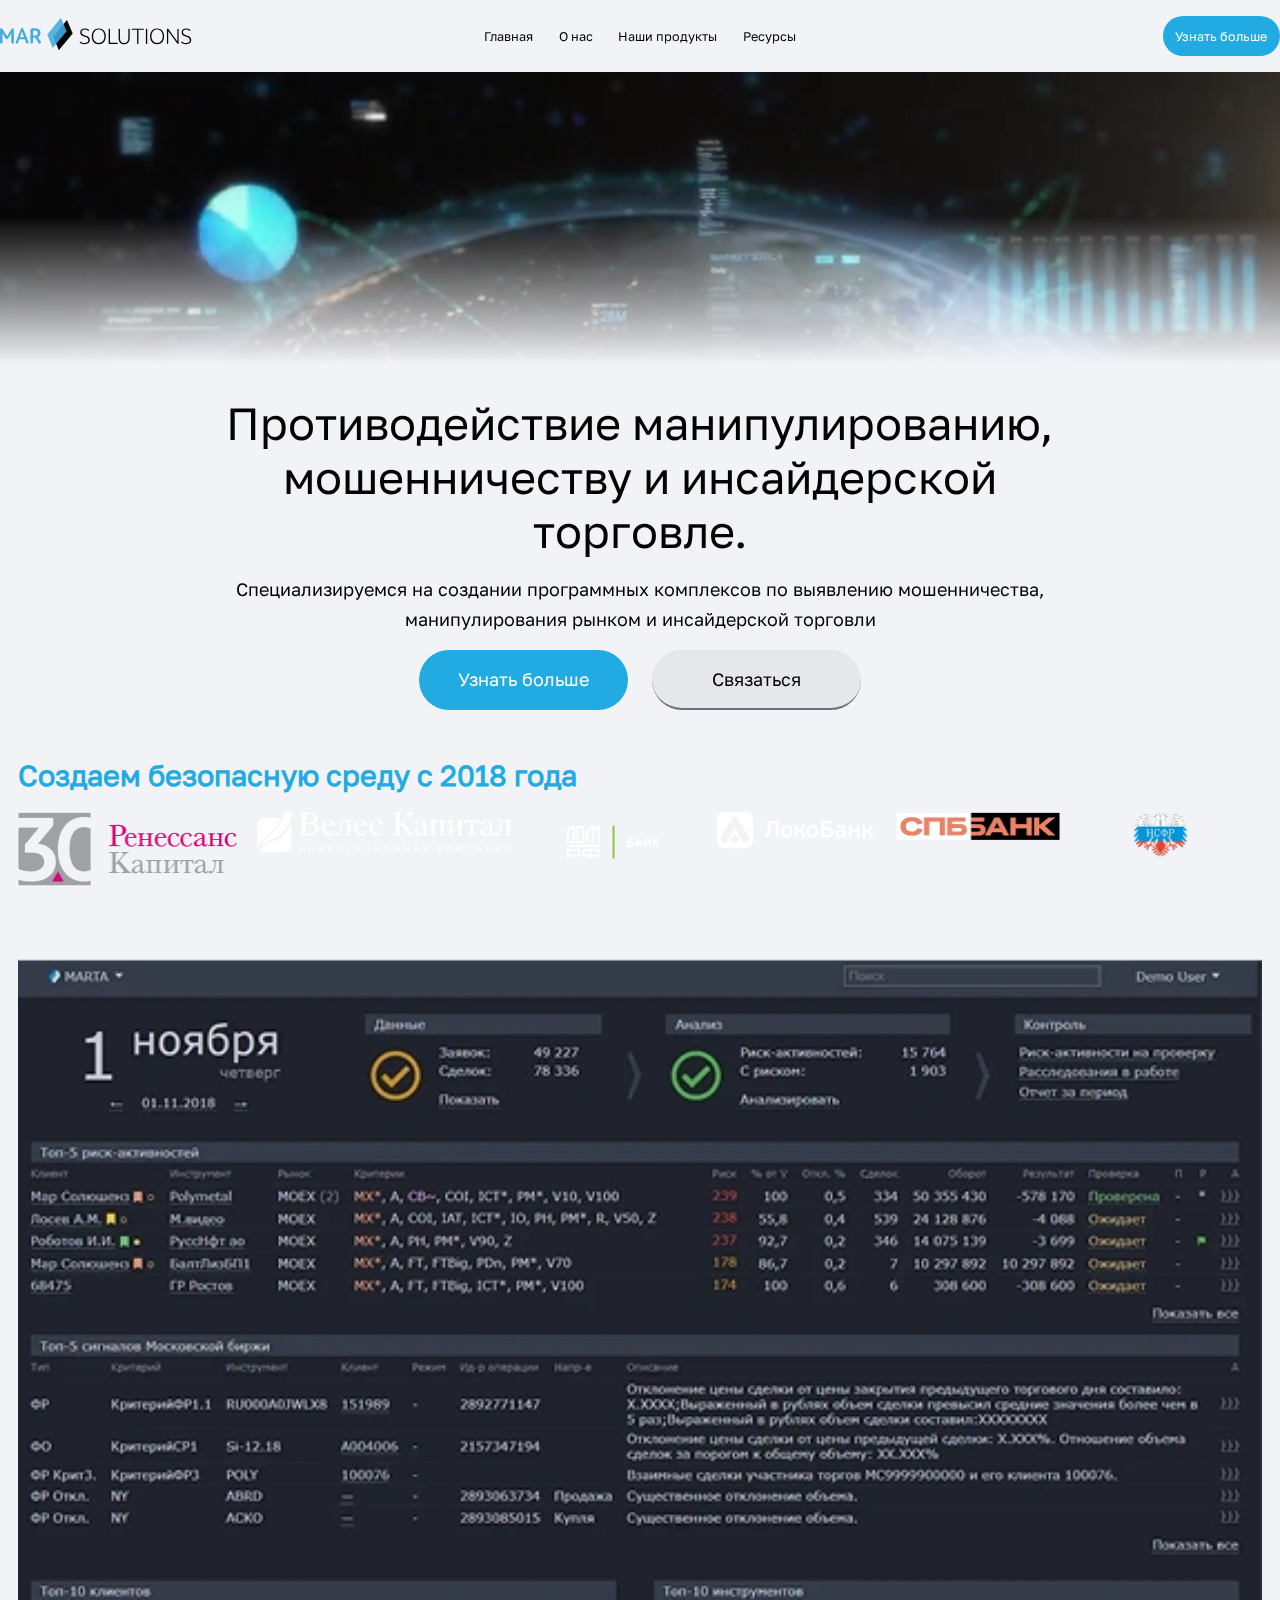
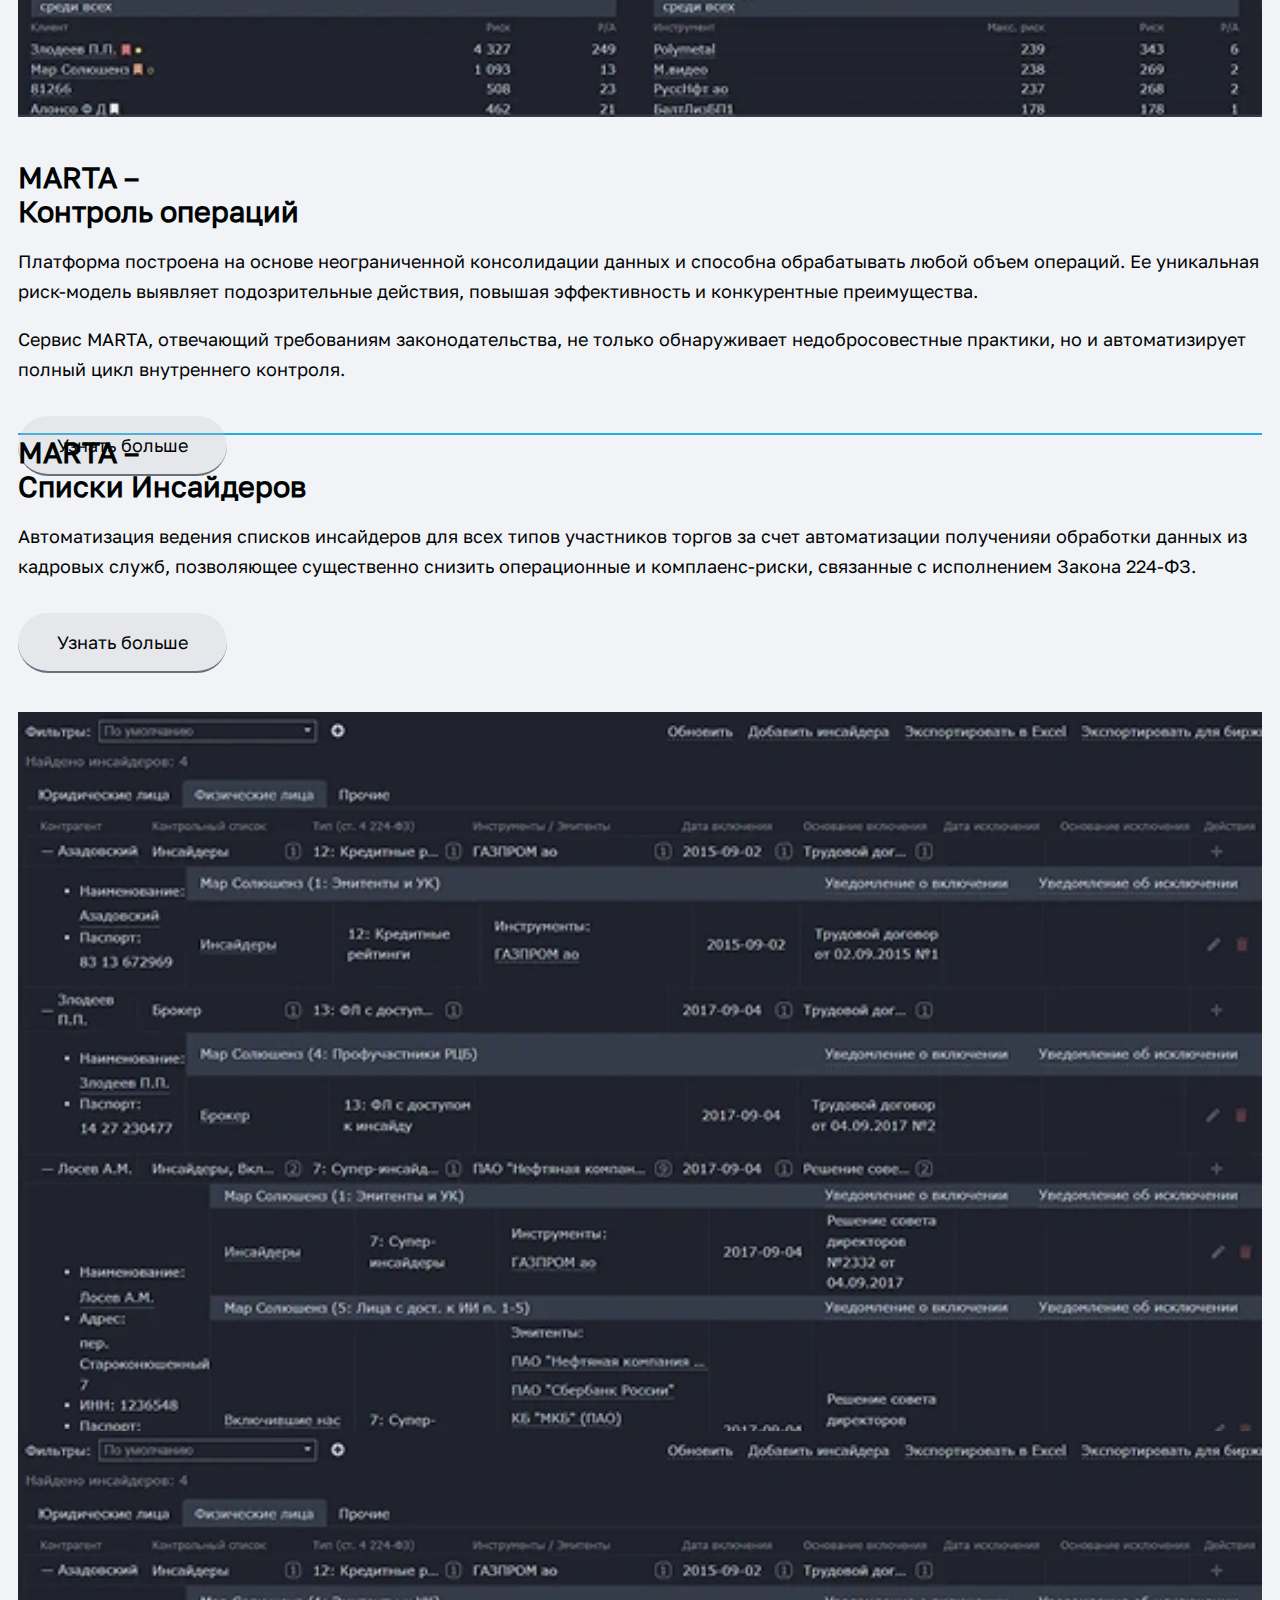
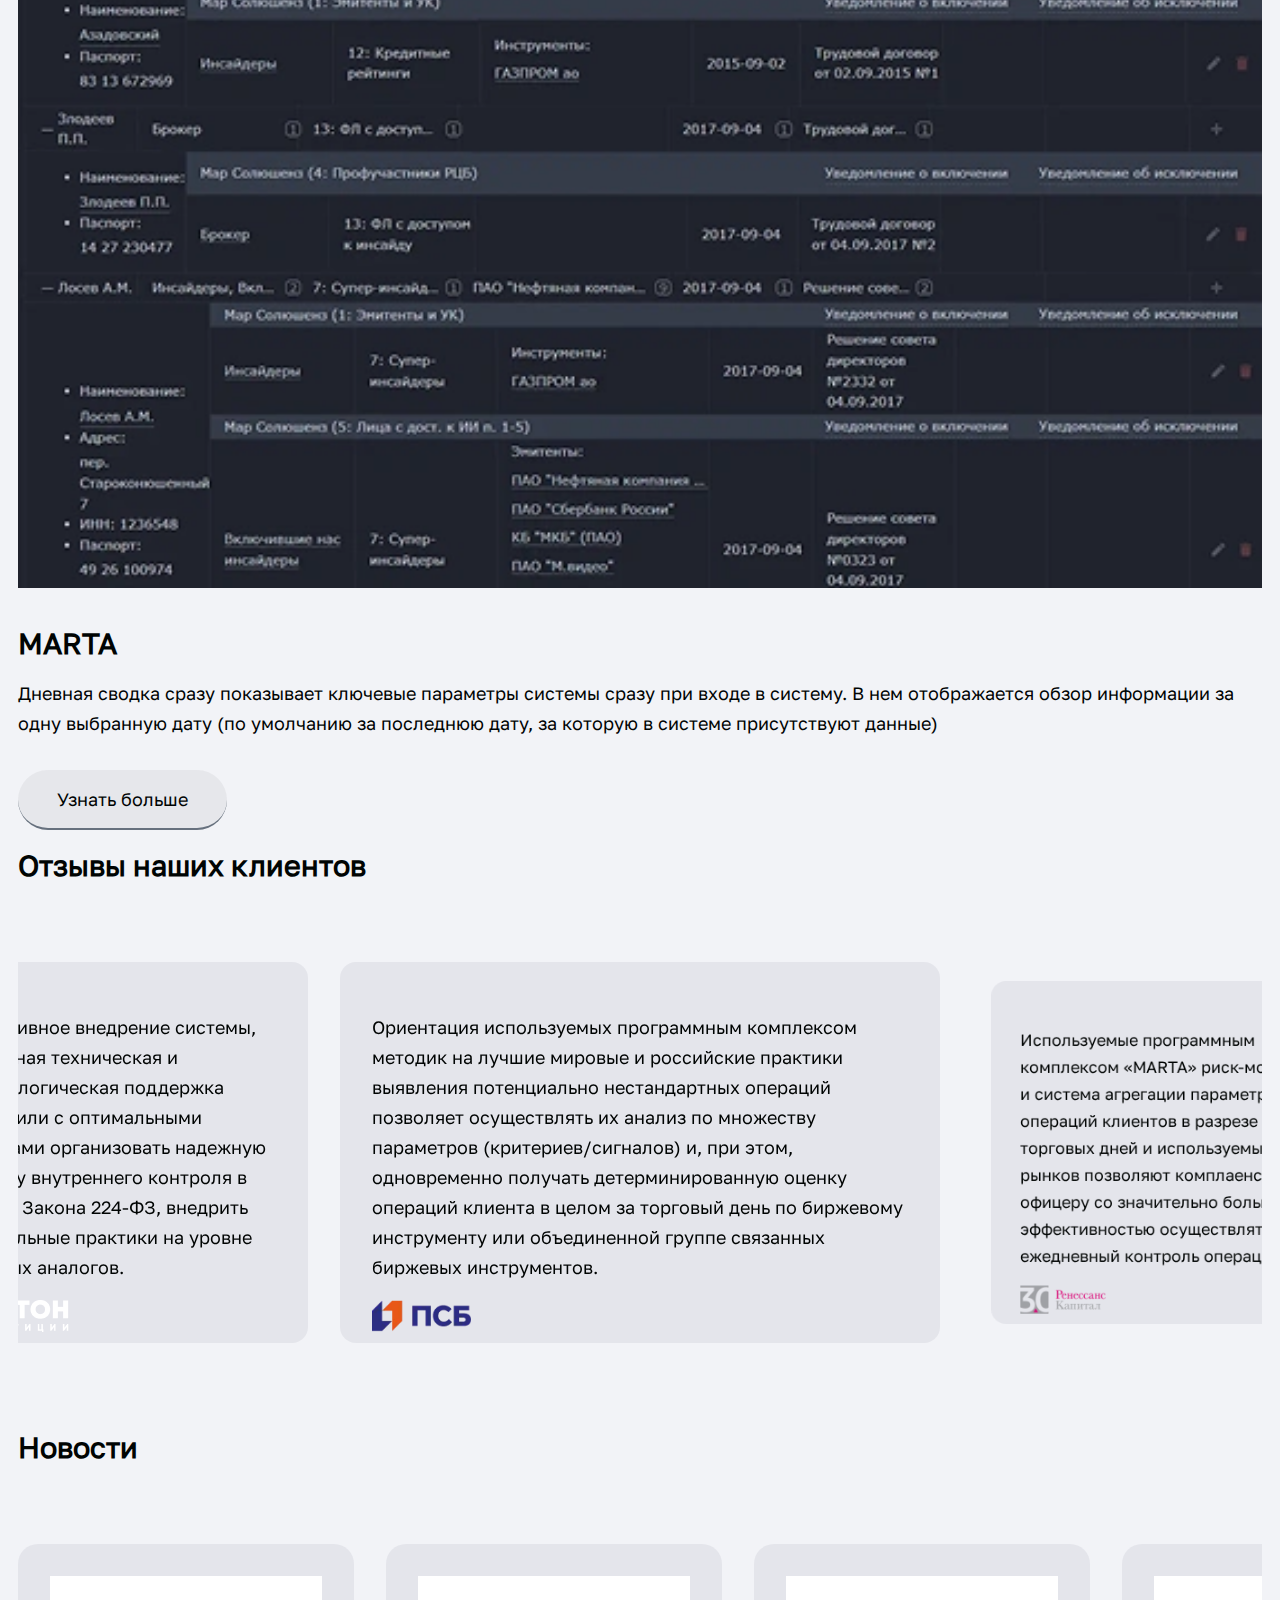
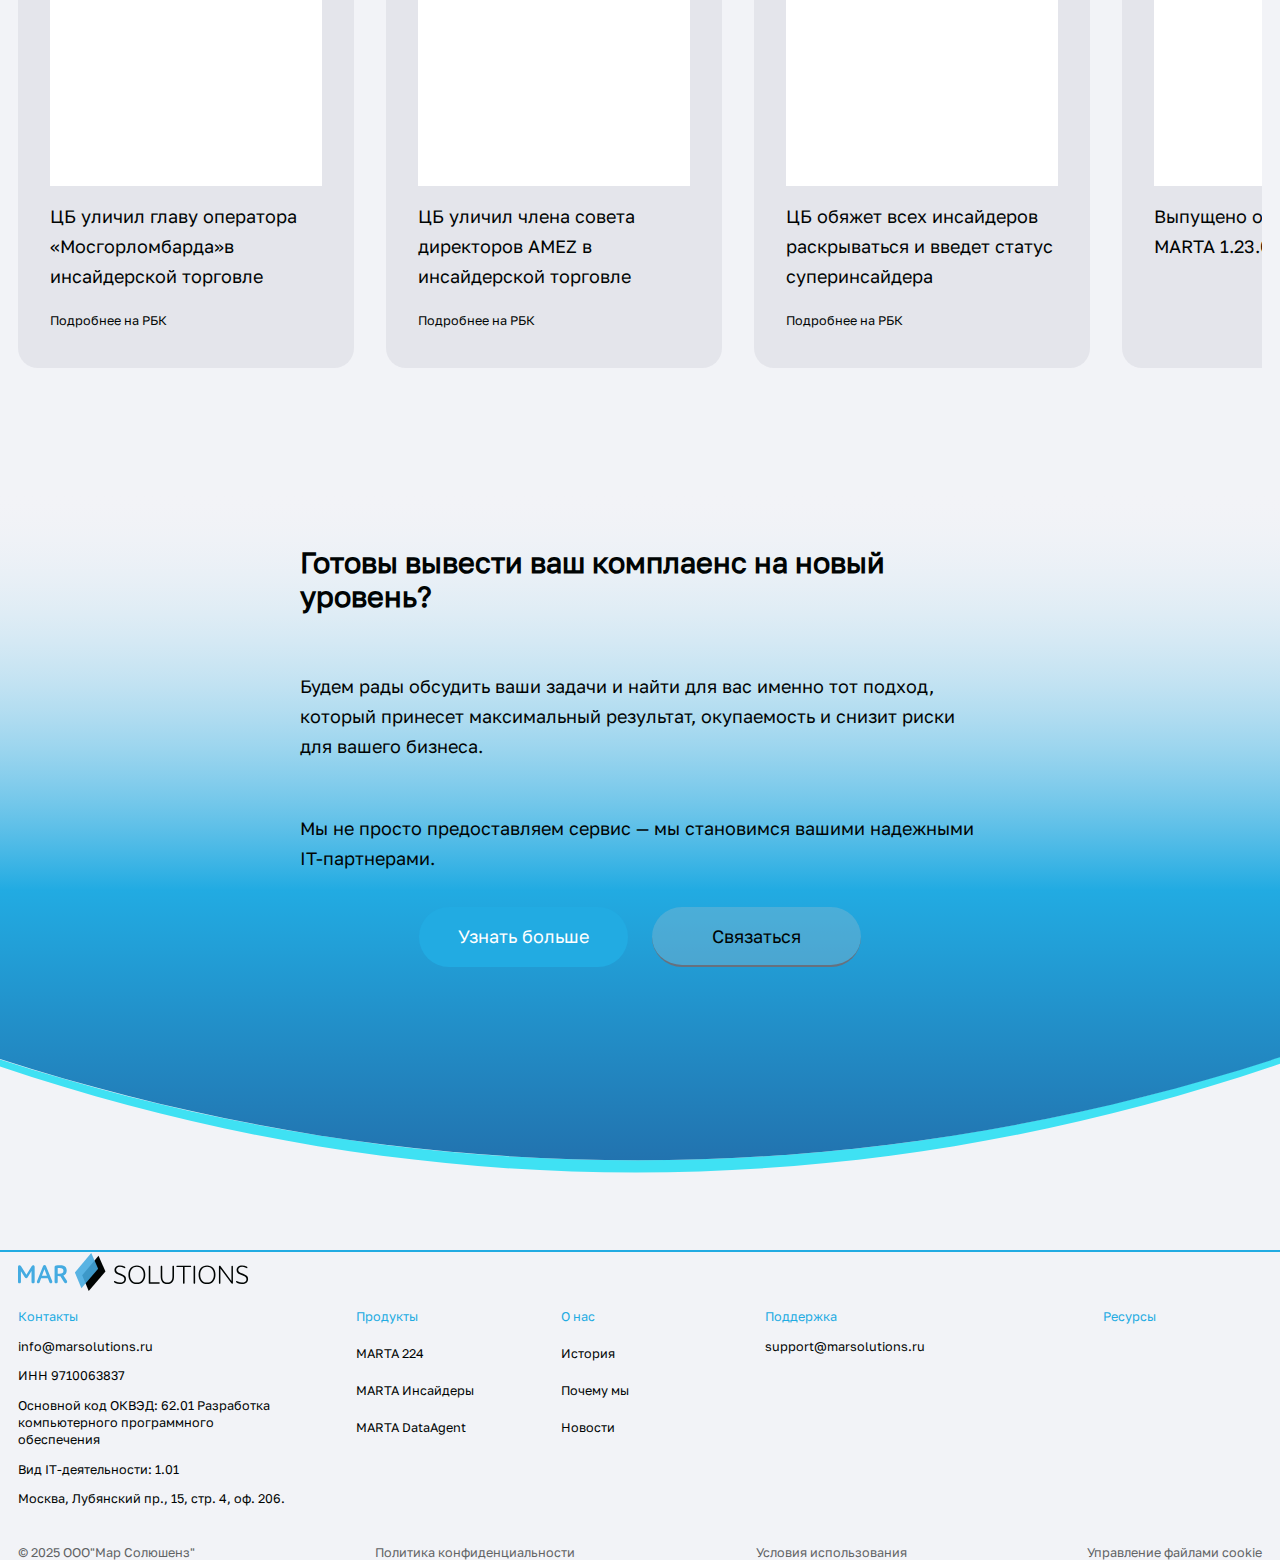
<file: index.html>
<!DOCTYPE html>
<html lang="en">
<head>
    <meta charset="UTF-8">
    <meta name="viewport" content="width=device-width, initial-scale=1.0">
    <title>Mar Solutions</title>
    <link rel="stylesheet" href="assets/css/base/typography.css">
    <link rel="stylesheet" href="assets/css/base/reset.css">
    <link rel="stylesheet" href="assets/css/base/variables.css">
    <link rel="stylesheet" href="assets/css/components/buttons.css">
    <link rel="stylesheet" href="assets/css/components/menu.css">
    <link rel="stylesheet" href="assets/css/components/cards.css">
    <link rel="stylesheet" href="assets/css/components/divider.css">
    <link rel="stylesheet" href="assets/css/components/slider.css">
    <link rel="stylesheet" href="assets/css/layout/container.css">
    <link rel="stylesheet" href="assets/css/layout/footer.css">
    <link rel="stylesheet" href="assets/css/layout/header.css">
    <link rel="stylesheet" href="assets/css/layout/grid.css">
    <link rel="stylesheet" href="assets/css/layout/cta-section.css">
    <link rel="stylesheet" href="assets/css/utilities/sapcing.css">
    <link rel="stylesheet" href="assets/css/utilities/theme_colors.css">
    <link rel="stylesheet" href="assets/css/pages/main-page-styles.css">
    <link rel="shortcut icon" href="assets/img/favicon.svg" type="image/x-icon">
    <link rel="stylesheet" href="assets/css/components/carousel.css">
</head>
<body>
    <header>

        <nav class="container wptb" role="navigation">
            <a href=""><img class="logo-theme-dark" src="assets/img/mar_solutions_logo_dark.svg" alt=""><img class="logo-theme-light" src="assets/img/mar_solutions_logo_light.svg" alt=""></a>
            
            <div class="layer" aria-hidden="true" role="presentation" tabindex="-1"></div>
                
            <ul class="menu">
                <li><label for="menuCheckbox" ><a href="index.html">Главная</a></label></li>
                <li><label for="menuCheckbox"> <a href="about.html">О нас</a></label></li>  
                <li><label for="menuCheckbox"><a href="products.html">Наши продукты</a></label></li>
                <li><label for="menuCheckbox"><a href="resources.html">Ресурсы</a></label></li>
                <li class="mobile-menu-button">
                    <a href="" class="primery-btn small-txt">Узнать больше</a>
                </li>
            </ul>

            <div id="menuToggle">
                <input type="checkbox" id="menuCheckbox" />
                <span></span>
                <span></span>
                <span></span>
            </div>

            <div class="desc-menu-button">
                <a href="" class="primery-btn small-txt ">Узнать больше</a>
            </div>

            
        </nav>

        <section class="hero-content">
            <video src="assets/video/3572842181-preview.mp4" autoplay muted playsinline loop preload="metadata" poster="assets/img/hero-img-main.webp"  >
                <source media="(min-width:768px)" src="assets/video/3572842181-preview.mp4" type="video/mp4"  >
                <img src="assets/img/hero-img-main.webp" alt="">
            </video>
            <div class="hero-info-wrapper">
                <article class="hero-info gap-1">
                    <h1 class="dm">
                        Противодействие манипулированию, мошенничеству и инсайдерской торговле.
                    </h1>
                    <p class="dm">
                        Специализируемся на создании программных комплексов по выявлению мошенничества, манипулирования рынком и инсайдерской торговли
                    </p>
                    <div class="hero-buttons-container">
                        <a href="" class="desc-width primery-btn">Узнать больше</a>
                        <a href="" class="desc-width secondary-btn">Связаться</a>
                    </div>
                </article>
            </div>
        </section>
    </header>

    <main>



        <section class="container wpi carousel-wrapper gap-4 ptb2" aria-label="Партнёры">
            <h2 class="center accent-color dm">Создаем безопасную среду с 2018 года</h2>
            <div class="carousel">
                <div class="group">
                <div class="carousel-item"><img src="assets/img/renesans_capital.webp" alt=""></div>
                <div class="carousel-item"><img src="assets/img/veles_capital.webp" alt=""></div>
                <div class="carousel-item"><img src="assets/img/dom_rf_bank.webp" alt=""></div>
                <div class="carousel-item"><img src="assets/img/loko_bank.webp" alt=""></div>
                <div class="carousel-item"><img src="assets/img/spb_bank.webp" alt=""></div>
                <div class="carousel-item"><img src="assets/img/nsfr.webp" alt=""></div>
                </div>
                <!-- Добавляем `aria-hidden`, чтобы скрыть дублированные карты от экранных читалок. -->
                <div class="group">
                <div class="carousel-item"><img src="assets/img/renesans_capital.webp" alt=""></div>
                <div class="carousel-item"><img src="assets/img/veles_capital.webp" alt=""></div>
                <div class="carousel-item"><img src="assets/img/dom_rf_bank.webp" alt=""></div>
                <div class="carousel-item"><img src="assets/img/loko_bank.webp" alt=""></div>
                <div class="carousel-item"><img src="assets/img/spb_bank.webp" alt=""></div>
                <div class="carousel-item"><img src="assets/img/nsfr.webp" alt=""></div>
                </div>
            </div>
              
            </section>
        <section class="container row gap-6 va">
            <img class="col-xxl-6" src="assets/img/marta_operations_control.webp" alt="">
            <article class="container-info col-xxl-6  gap-2">
                <h2>MARTA – <br>Контроль операций</h2>
                <p>
                    Платформа построена на основе неограниченной консолидации данных и способна обрабатывать любой объем операций. Ее уникальная риск-модель выявляет подозрительные действия, повышая эффективность и конкурентные преимущества.
                </p>
                <p>
                    Сервис MARTA, отвечающий требованиям законодательства, не только обнаруживает недобросовестные практики, но и автоматизирует полный цикл внутреннего контроля.
                </p>
                <a href="operations-control.html" class="secondary-btn desc-width">Узнать больше</a>
            </article>
        </section>

        <div class="divider container wptb">
            <hr>
        </div>
        
        <section class="container row gap-6 va">
            <article class="container-info col-xxl-6 gap-2">
                <h2>MARTA – <br>Списки Инсайдеров</h2>
                <p>
                    Автоматизация ведения списков инсайдеров для всех типов участников торгов за счет автоматизации полученияи обработки данных из кадровых служб, позволяющее существенно снизить операционные и комплаенс-риски, связанные с исполнением Закона 224-ФЗ. 
                </p>

                <a href="" class="secondary-btn desc-width">Узнать больше</a>
            </article>
            <img class="col-xxl-6 end order-1" src="assets/img/marta_insider_lists.webp" alt="">

        </section>

        <div class="divider container wptb">
            <hr>
        </div>



        <section class="container row gap-6 va">
            <img class="col-xxl-6" src="assets/img/marta_insider_lists.webp" alt="">
            <article class="container-info col-xxl-6 gap-2">
                <h2>MARTA </h2>
                <p>
                    Дневная сводка сразу показывает ключевые параметры системы сразу при входе в систему. В нем отображается обзор информации за одну выбранную дату (по умолчанию за последнюю дату, за которую в системе присутствуют данные)
                </p>

                <a href="" class="secondary-btn desc-width">Узнать больше</a>
            </article>


        </section>
        

        <section class="reviews container ptb1 wpi gap-5" aria-label="Отзывы наших клиентов">
            <h2 class="center">Отзывы наших клиентов</h2>

            <div class="reviews__viewport gap-3" id="reviews">

            <ul class="reviews__rail">
                <li class="review">
                <p>
                    Оперативное внедрение системы, грамотная техническая и методологическая поддержка позволили с оптимальными затратами организовать надежную систему внутреннего контроля в рамках Закона 224-ФЗ, внедрить контрольные практики на уровне мировых аналогов.
                </p>
                <div class="review__logo"><img src="assets/img/newton_invest.webp" alt="Ньютон Инвестиции"></div>
                </li>
                <li class="review">
                <p>
                    Ориентация используемых программным комплексом методик на лучшие мировые и российские практики выявления потенциально нестандартных операций позволяет осуществлять их анализ по множеству параметров (критериев/сигналов) и, при этом, одновременно получать детерминированную оценку операций клиента в целом за торговый день по биржевому инструменту или объединенной группе связанных биржевых инструментов.
                    
                </p>
                <div class="review__logo"><img src="assets/img/psbank.webp" alt="ПСБ"></div>
                </li>
                <li class="review">
                <p>
                    Используемые программным комплексом «MARTA» риск-модель и система агрегации параметров операций клиентов в разрезе торговых дней и используемых рынков позволяют комплаенс-офицеру со значительно большей эффективностью осуществлять ежедневный контроль операций.
                    
                </p>
                <div class="review__logo"><img src="assets/img/renesans_capital.webp" alt="Ренессанс Капитал"></div>
                </li>
                <li class="review">
                    <p>
                        Реализуемая программным средством MARTA модель выявления риска подозрительных операций в рамках контроля в целях ПНИИИиМР показала свою эффективность и конкурентоспособность.
                    </p>
                    <div class="review__logo"><img src="assets/img/veles_capital.webp" alt="Велес Капитал"></div>
                </li>

            </ul>
            </div>
        </section>

        <section class="container news  wpi ptb1 pb72 gap-5" aria-label="Новости">
            <h2 class="center">Новости</h2>
            
            <div class="news-wrapper gap-3">
                <article class="carousel-card">
                <div class="news-img"></div>
                <p>ЦБ уличил главу оператора «Мосгорломбарда»в инсайдерской торговле</p>
                <p class="small-txt"><a href="">Подробнее на РБК</a></p>
                </article>

                <article class="carousel-card">
                <div class="news-img"></div>
                <p>ЦБ уличил члена совета директоров AMEZ в инсайдерской торговле</p>
                <p class="small-txt"><a href="">Подробнее на РБК</a></p>
                </article>

                <article class="carousel-card">
                <div class="news-img"></div>
                <p>ЦБ обяжет всех инсайдеров раскрываться и введет статус суперинсайдера</p>
                <p class="small-txt"><a href="">Подробнее на РБК</a></p>
                </article>

                <article class="carousel-card">
                <div class="news-img"></div>
                <p>Выпущено обновление Релиз MARTA 1.23.0</p>
                </article> 
                
                <article class="carousel-card">
                    <div class="news-img"></div>
                    <p>Выпущено обновление Релиз MARTA 1.23.0</p>
                </article> 
                
            </div>             
        </section>

        <section class="main-cta wpi pb72">
            <svg class="bg-cta" viewBox="0 0 1435 548" fill="none">
            <path fill-rule="evenodd" clip-rule="evenodd" d="M1432.64 363.726C1201.19 479.242 958.744 538.365 714.359 538.365C469.949 538.365 227.476 479.228 -3.99994 363.69C226.727 485.203 469.522 547.473 714.358 547.473C959.168 547.473 1201.94 485.217 1432.64 363.726Z" fill="#3FE1F3"/>
            <path d="M1435.01 363.123C1203.19 479.037 960.32 538.368 715.508 538.368C470.695 538.368 227.828 479.037 -3.99214 363.123V-68.2805H1435.01V363.123Z" fill="url(#paint0_linear_221_1167)"/>
            <defs>
            <linearGradient id="paint0_linear_221_1167" x1="715.508" y1="538.289" x2="715.508" y2="-68.2805" gradientUnits="userSpaceOnUse">
            <stop class="g1" />
            <stop class="g2" offset="0.333333" />
            <stop class="g3" offset="0.823286" stop-opacity="0"/>
            <stop class="g4" offset="1" stop-opacity="0"/>
            </linearGradient>
            </defs>
        </svg>
        <article class="main-cta-info">
            <h2 class="center big-txt">Готовы вывести ваш комплаенс на новый уровень?</h2>
            <p class="center">
            Будем рады обсудить ваши задачи и найти для вас именно тот подход, который принесет максимальный результат, окупаемость и снизит риски для вашего бизнеса.
            </p>
            <p class="center ">
            Мы не просто предоставляем сервис — мы становимся вашими надежными IT-партнерами.
            </p >
            <div class="hero-buttons-container wm">
            <a href="" class="desc-width primery-btn">Узнать больше</a>
            <a href="" class="desc-width secondary-btn">Связаться</a>

        </article>
        </section>
    </main>

        <div class="divider">
            <hr>
        </div>

    <footer class="container">
         <a href=""><img class="logo-theme-dark" src="assets/img/mar_solutions_logo_dark.svg" alt=""><img class="logo-theme-light" src="assets/img/mar_solutions_logo_light.svg" alt=""></a>
        <section>
            <article class="footer-info col-4">
                <p class="accent-color small-txt left">
                    Контакты
                </p>
                <p class="small-txt">
                    info@marsolutions.ru
                </p>
                <p class="small-txt">
                    ИНН 9710063837
                </p>
                <p class="small-txt">
                    Основной код ОКВЭД:
                    62.01 Разработка компьютерного программного обеспечения
                </p>
                <p class="small-txt">
                    Вид IT-деятельности: 1.01 
                </p>
                <p class="small-txt">
                    Москва, Лубянский пр., 15, стр. 4, оф. 206.
                </p>
                <div class="social-links">
                    <a href="#">
                        <svg width="22" height="13" viewBox="0 0 22 13" fill="none">
                            <path d="M21.8235 11.5552C21.5282 11.0239 19.9229 9.3078 19.5773 8.97865C19.1069 8.53053 18.1709 7.87887 18.4884 7.1118C18.58 6.87516 18.9241 6.3754 19.5199 5.61186C19.8332 5.2072 20.0814 4.88289 20.2647 4.63855C21.5866 2.8826 22.0354 1.55539 21.9245 1.27037C21.8136 0.985337 21.4516 0.940142 20.9228 0.940142L17.5263 0.962923C17.0708 0.962923 16.9071 1.13016 16.8045 1.38679C16.4451 2.31053 16.0366 3.16937 15.5781 3.96328C15.2954 4.43668 15.0357 4.84695 14.7986 5.19433C14.5618 5.54159 14.3632 5.79744 14.2029 5.96144C13.6608 6.51568 13.0129 6.71205 12.8848 5.70944C12.8621 5.52992 12.8486 5.3755 12.8447 5.24567C12.8411 5.116 12.8428 4.93258 12.8505 4.69594C12.8585 4.45918 12.8621 4.29899 12.8621 4.215C12.8621 3.92486 12.8677 3.60996 12.8791 3.27024C12.8906 2.93053 12.9 2.66136 12.9078 2.46306C12.9156 2.26456 12.9192 2.05456 12.9192 1.83316C12.9192 1.61176 12.9057 1.43813 12.8791 1.31211C12.8527 1.18625 12.8123 1.06408 12.759 0.945636C12.7055 0.827316 12.627 0.735789 12.5241 0.670813C12.421 0.605917 12.2928 0.554418 12.1402 0.516155C11.7352 0.424587 11.2195 0.375053 10.5929 0.367352C9.1719 0.352111 8.25882 0.443799 7.85389 0.642296C7.69344 0.726163 7.54826 0.840752 7.41844 0.985704C7.28088 1.15372 7.26169 1.24541 7.361 1.26049C8.10967 1.37255 8.4206 1.73998 8.56445 2.41714C8.78479 3.45592 8.721 4.56959 8.55867 5.6119C8.4668 6.20178 8.17237 6.81975 7.51 6.35615C7.35727 6.24922 7.19875 6.10235 7.03446 5.91528C6.87016 5.72817 6.68488 5.46671 6.47851 5.13084C5.77333 3.98221 5.15776 2.74208 4.65646 1.48923C4.53126 1.16049 4.18311 0.916718 3.87717 0.916718L0.737025 0.9395C0.416142 0.9395 0.19842 1.01214 0.0837791 1.15721L0.0378986 1.22583C0.0149784 1.26406 0.00341797 1.3251 0.00341797 1.40913C0.00341797 1.49312 0.0263382 1.5962 0.0722187 1.71825C0.530623 2.79476 1.02913 3.83297 1.56773 4.83303C2.10634 5.8331 2.57437 6.63868 2.97156 7.24905C3.36883 7.85986 3.77377 8.43634 4.18637 8.97821C4.59898 9.52027 4.87209 9.86765 5.00572 10.0203C5.13951 10.1732 5.2446 10.2875 5.32098 10.3638L5.60755 10.6386C5.79091 10.8218 6.06017 11.0413 6.41545 11.297C6.77082 11.5528 7.16423 11.8047 7.5959 12.053C8.02765 12.301 8.52993 12.5033 9.10302 12.6597C9.67602 12.8163 10.2337 12.8792 10.7762 12.8489H12.0942C12.3615 12.8258 12.564 12.7418 12.7016 12.5969L12.7472 12.5395C12.7779 12.4939 12.8066 12.4231 12.8331 12.3279C12.8599 12.2324 12.8732 12.1273 12.8732 12.013C12.8654 11.6848 12.8904 11.389 12.9476 11.1256C13.0047 10.8623 13.0698 10.6638 13.1426 10.5302C13.4145 10.0313 13.8024 9.78773 14.3232 10.164C14.5715 10.3434 14.8044 10.5649 15.0223 10.8282C15.2401 11.0917 15.5017 11.3873 15.8073 11.7155C16.2562 12.1976 16.8916 12.8379 17.6039 12.8379C18.2804 12.8379 19.9143 12.8665 21.0102 12.8494C21.5911 12.8494 21.9114 12.6197 21.9728 12.3912C22.0451 12.1216 21.9665 11.7915 21.8235 11.5552Z"/>
                        </svg>
                    </a>
                    <a href="#">
                        <svg width="12" height="21" viewBox="0 0 12 21" fill="none" >
                            <path d="M8.08992 15.1393C9.14196 14.8998 10.1549 14.4831 11.0872 13.8972C11.7929 13.4519 12.0065 12.5197 11.5611 11.8113C11.1158 11.103 10.1836 10.8895 9.47528 11.3348C7.36078 12.6655 4.63952 12.6629 2.52502 11.3348C1.81674 10.8895 0.884451 11.103 0.439155 11.8113C-0.00614117 12.517 0.207393 13.4519 0.913096 13.8972C1.84535 14.4831 2.85834 14.8998 3.91038 15.1393L1.02768 18.0247C0.436577 18.6158 0.436577 19.5715 1.02768 20.1626C1.32454 20.4569 1.70994 20.6053 2.09534 20.6053C2.48335 20.6053 2.86875 20.4569 3.16564 20.1626L6.00145 17.3268L8.83729 20.1626C9.42841 20.7537 10.3841 20.7537 10.9752 20.1626C11.5664 19.5715 11.5664 18.6132 10.9752 18.0247L8.08992 15.1393ZM6.00145 3.6319C7.18112 3.6319 8.13942 4.5902 8.13942 5.76985C8.13942 6.9469 7.18112 7.9052 6.00145 7.9052C4.82444 7.9052 3.86351 6.9469 3.86351 5.76985C3.86351 4.5902 4.82444 3.6319 6.00145 3.6319ZM6.00145 10.9285C8.84773 10.9285 11.1627 8.61351 11.1627 5.76983C11.1627 2.92099 8.84773 0.605957 6.00145 0.605957C3.1552 0.605957 0.840208 2.92099 0.840208 5.76725C0.840208 8.61351 3.1552 10.9285 6.00145 10.9285Z"/>
                        </svg>

                    </a>
                    <a href="#">
                        <svg width="18" height="16" viewBox="0 0 18 16" fill="none">
                            <path d="M7.55317 9.55187C7.30042 9.77882 7.32 10.1807 7.5936 10.382L13.7329 14.8989C14.4919 15.3219 15.0266 15.0992 15.2314 14.2007L17.9478 1.47192C18.1886 0.349934 17.5428 -0.089559 16.8033 0.185686L0.836108 6.29884C-0.253624 6.72183 -0.237124 7.32932 0.650861 7.60456L4.26342 8.72822C4.56155 8.82095 4.88529 8.77903 5.14996 8.61342L14.2151 2.94114C14.6614 2.64565 15.0671 2.80914 14.7334 3.10464L7.55317 9.55187Z">
                        </svg>
                    </a>
                    <a href="#">
                        <svg width="20" height="21" viewBox="0 0 20 21" fill="none" xmlns="http://www.w3.org/2000/svg">
                            <path d="M13.0116 10.6028C13.0116 12.2637 11.6641 13.6113 10.0031 13.6113C8.34221 13.6113 6.99467 12.2637 6.99467 10.6028C6.99467 8.9419 8.34221 7.59436 10.0031 7.59436C11.6641 7.59436 13.0116 8.94817 13.0116 10.6028ZM10.0031 0.605957C4.48762 0.605957 0 5.09358 0 10.6091C0 16.1246 4.48762 20.606 10.0031 20.606C12.0213 20.606 13.9705 20.0043 15.6377 18.8636L15.6691 18.8448L14.3215 17.2778L14.2965 17.2904C13.0116 18.1114 11.5324 18.5502 10.0031 18.5502C5.62206 18.5502 2.05578 14.9839 2.05578 10.6028C2.05578 6.22175 5.62206 2.65547 10.0031 2.65547C14.3842 2.65547 17.9505 6.22175 17.9505 10.6028C17.9505 11.1732 17.8878 11.7435 17.7625 12.3139C17.5117 13.348 16.791 13.6614 16.2457 13.6176C15.7004 13.5737 15.0611 13.1851 15.0548 12.2324V10.6028C15.0548 7.81373 12.786 5.54485 9.99686 5.54485C7.20777 5.54485 4.93889 7.81373 4.93889 10.6028C4.93889 13.3919 7.20777 15.6608 9.99686 15.6608C11.3507 15.6608 12.623 15.1281 13.5819 14.1691C14.1398 15.034 15.0486 15.5793 16.0827 15.6608C16.1705 15.6671 16.2645 15.6733 16.3522 15.6733C17.0793 15.6733 17.8001 15.4289 18.3829 14.9902C18.9846 14.5326 19.4296 13.8745 19.6741 13.0848C19.7117 12.9595 19.7869 12.6649 19.7869 12.6649V12.6523C19.9311 12.0193 20 11.3863 20 10.6028C20.0063 5.09358 15.5186 0.605957 10.0031 0.605957Z">
                        </svg>
                    </a>
                </div>
            </article>
            <article class="footer-info col-2">
                <p class="small-txt accent-color left">Продукты</p>
                <p><a href="#"class="small-txt">MARTA 224</a></p>
                <p><a href="#"class="small-txt">MARTA Инсайдеры</a></p>
                <p><a href="#"class="small-txt">MARTA DataAgent</a></p>
            </article>
            <article class="footer-info col-2 ">
                <p class="small-txt accent-color left">О нас</p>
                <p><a href="#"class="small-txt">История</a></p>
                <p><a href="#"class="small-txt">Почему мы</a></p>
                <p><a href="#"class="small-txt">Новости</a></p>
            </article>
            <article class="footer-info col-2">
                <p class="small-txt accent-color left">Поддержка</p>
                <p class="small-txt">support@marsolutions.ru</p>
            </article>
            <article class="footer-info col-2">
                <p class="small-txt accent-color left">Ресурсы</p>
            </article>
        </section>
        <div class="conditions">
            <a class="small-txt" href="">© 2025 ООО"Мар Солюшенз"</a>
            <a class="small-txt" href="">Политика конфиденциальности</a>
            <a class="small-txt" href="">Условия использования</a>
            <a class="small-txt" href="">Управление файлами cookie</a>
        </div>
    </footer>
<script src="assets/js/menu.js"></script>
<script src="assets/js/slider-news.js"></script>
<script src="assets/js/rewiew-card-resize.js"></script>
<script src="assets/js/slider-rewievs.js"></script>
    
    
    
</body>
</html>
</file>
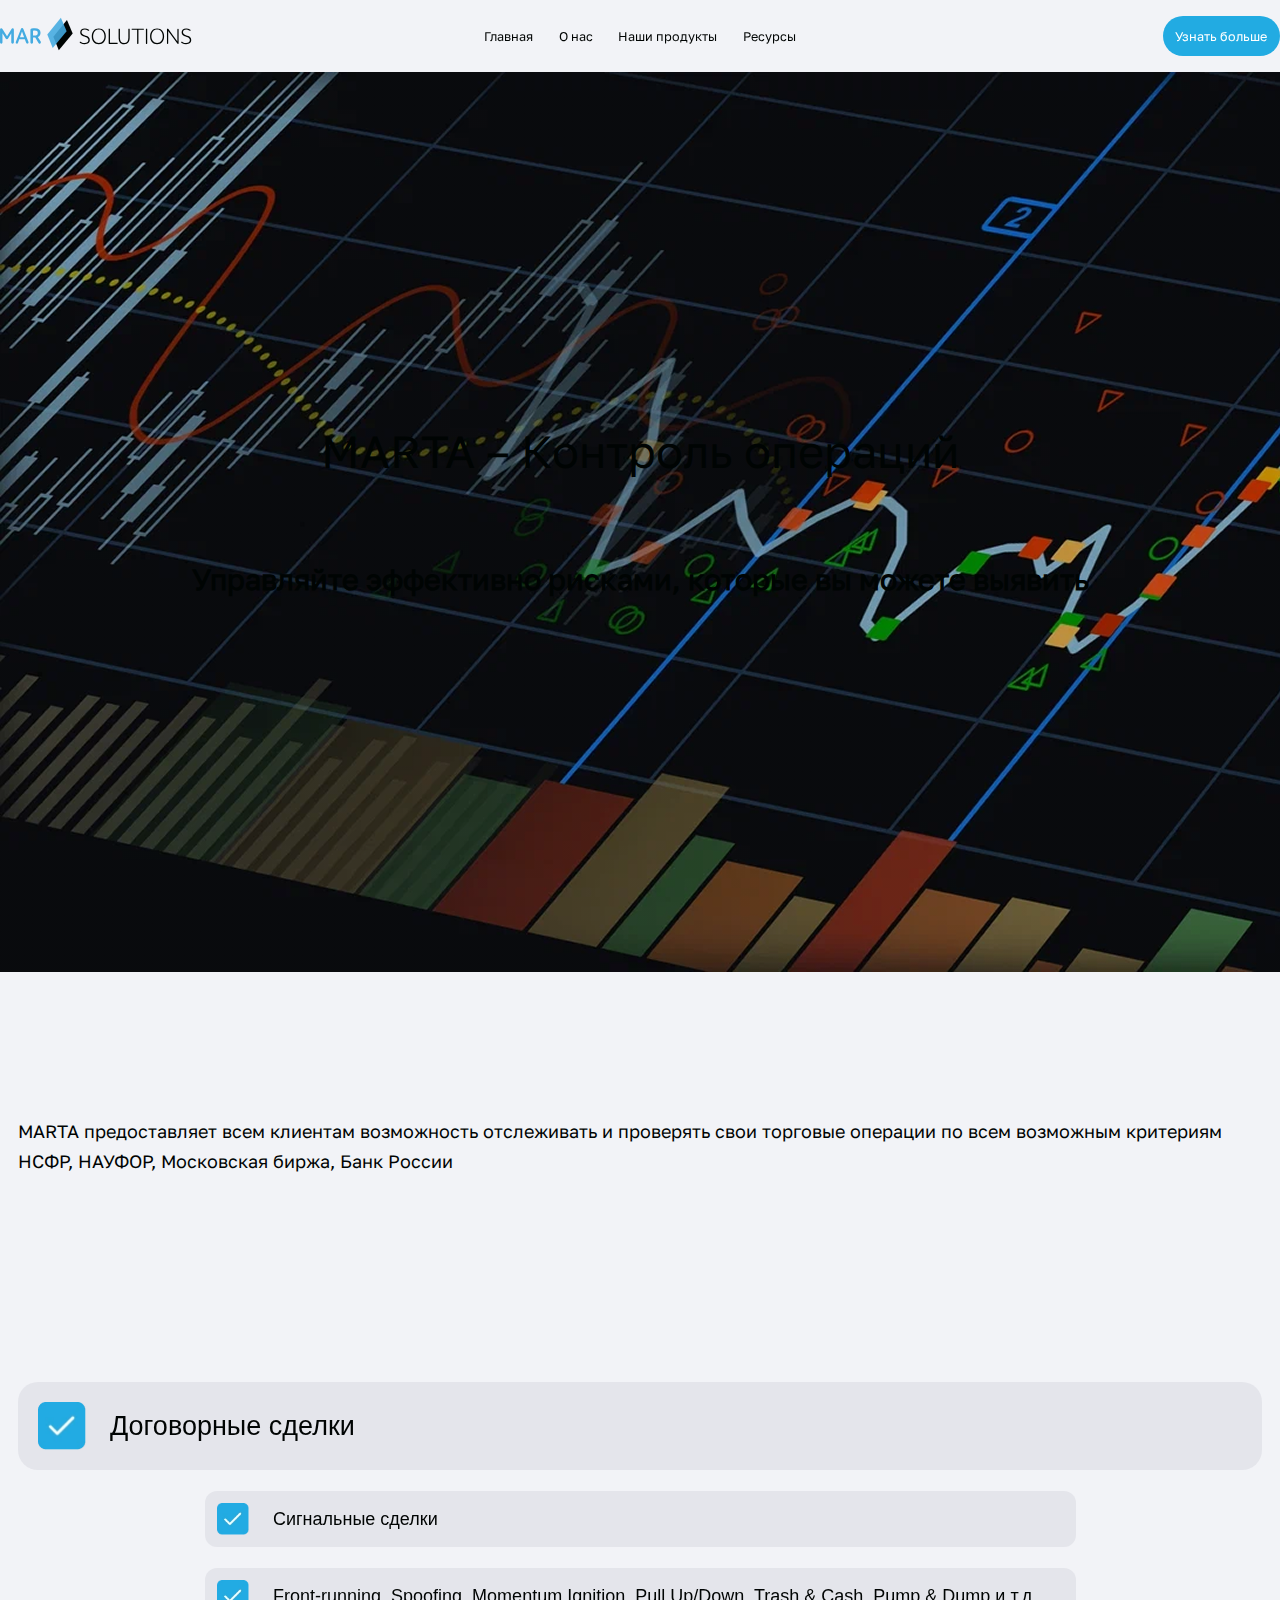
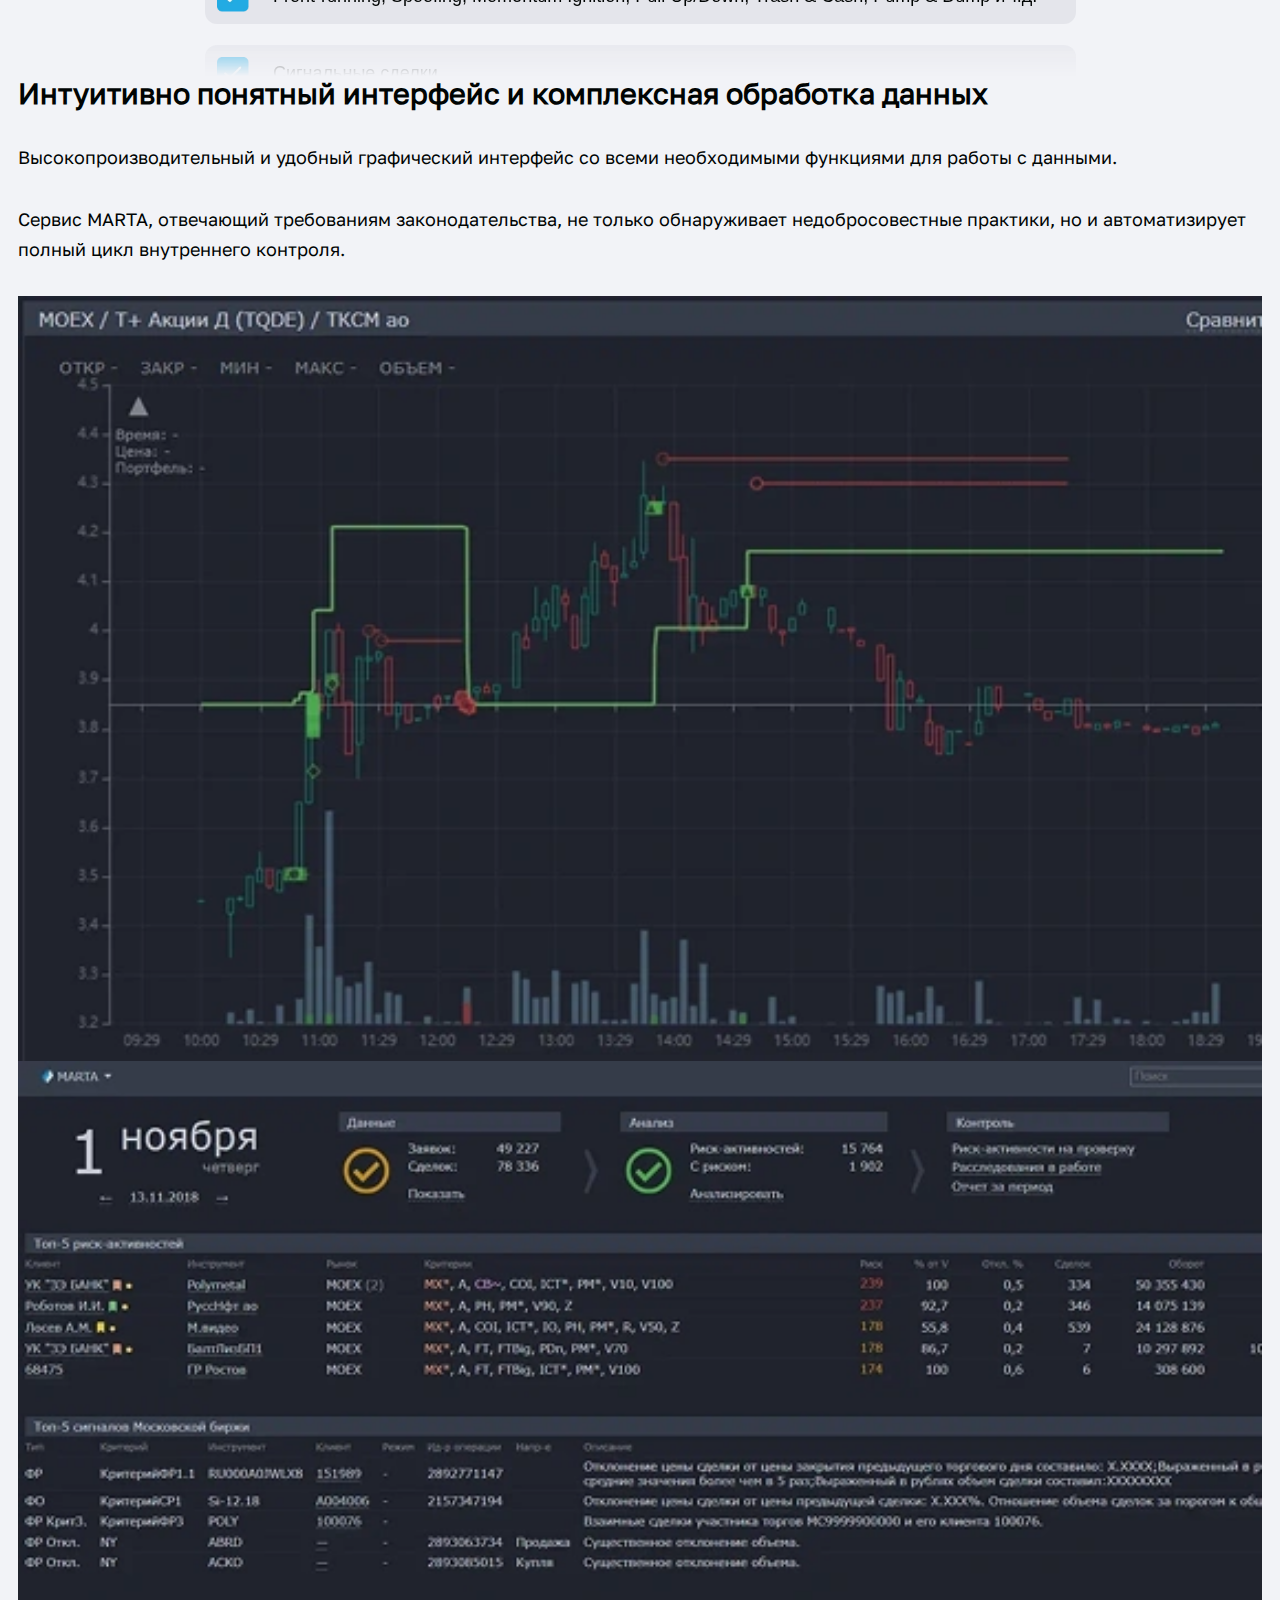
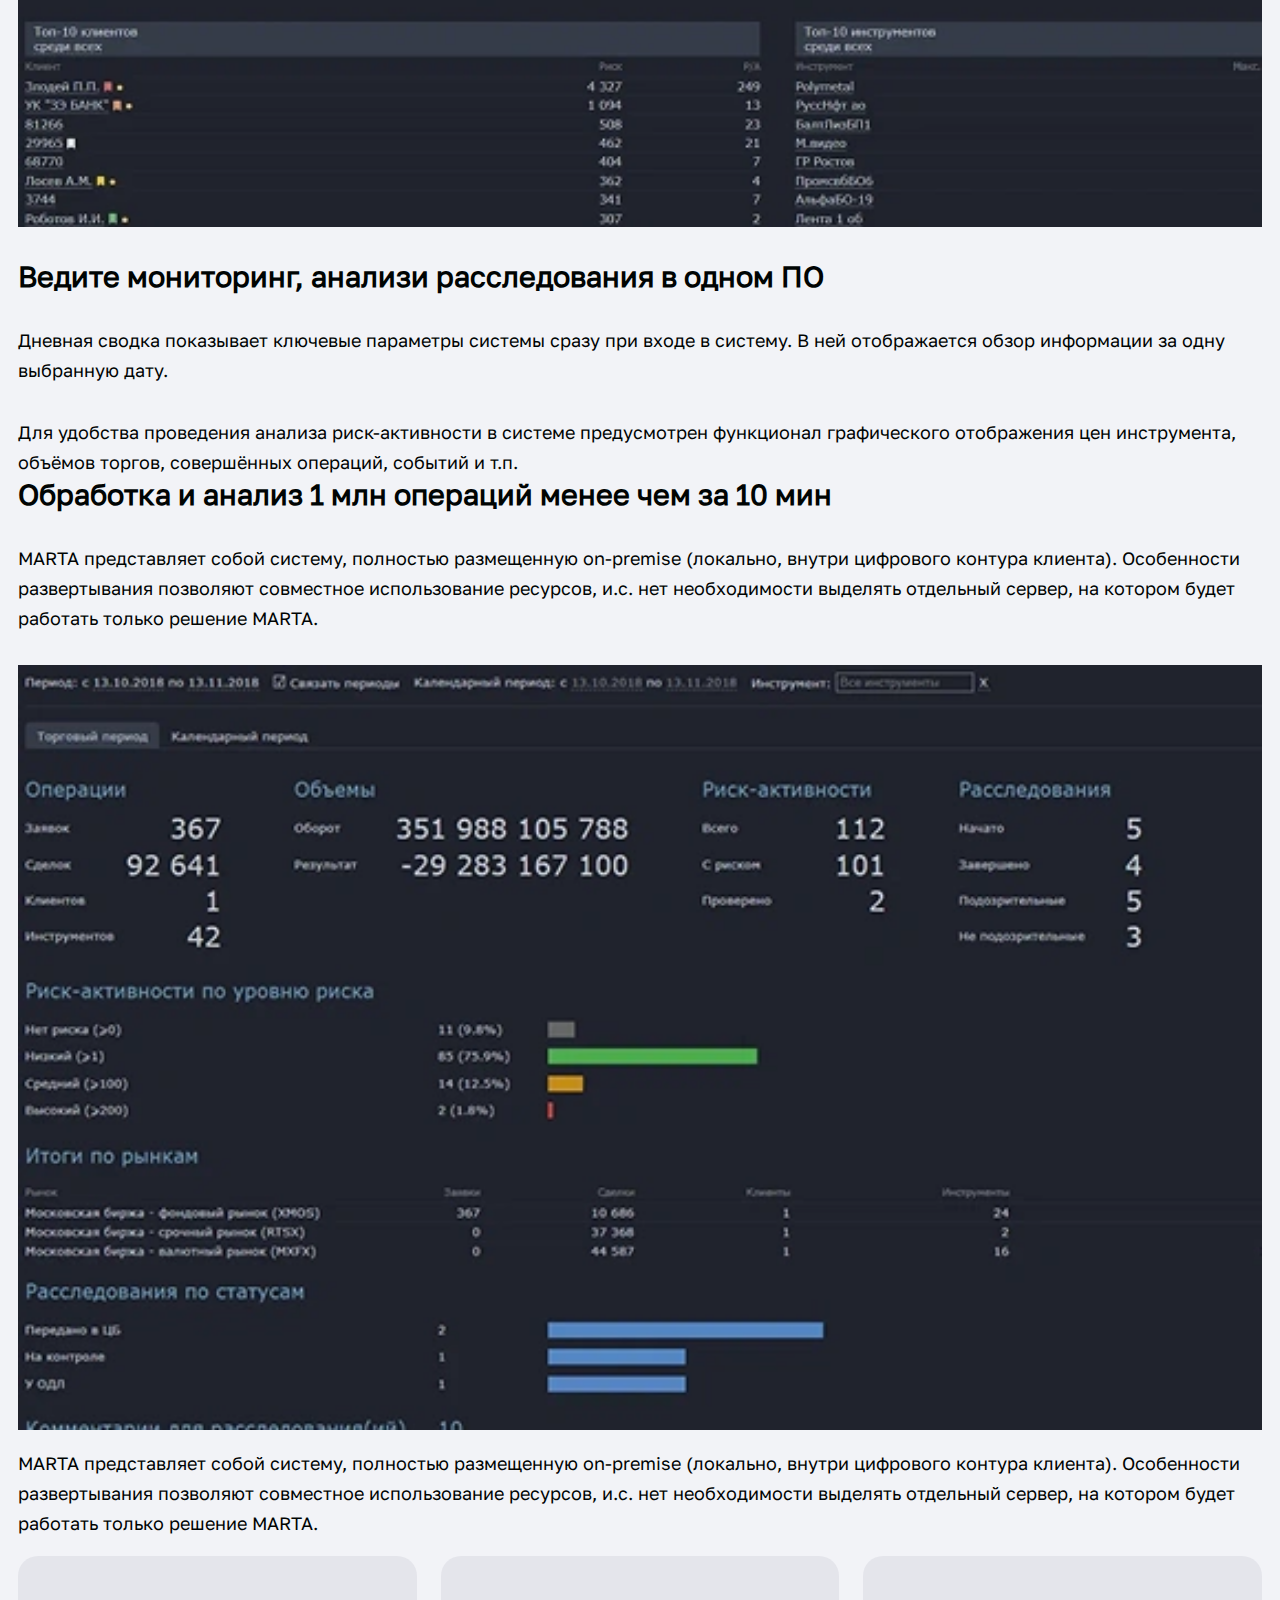
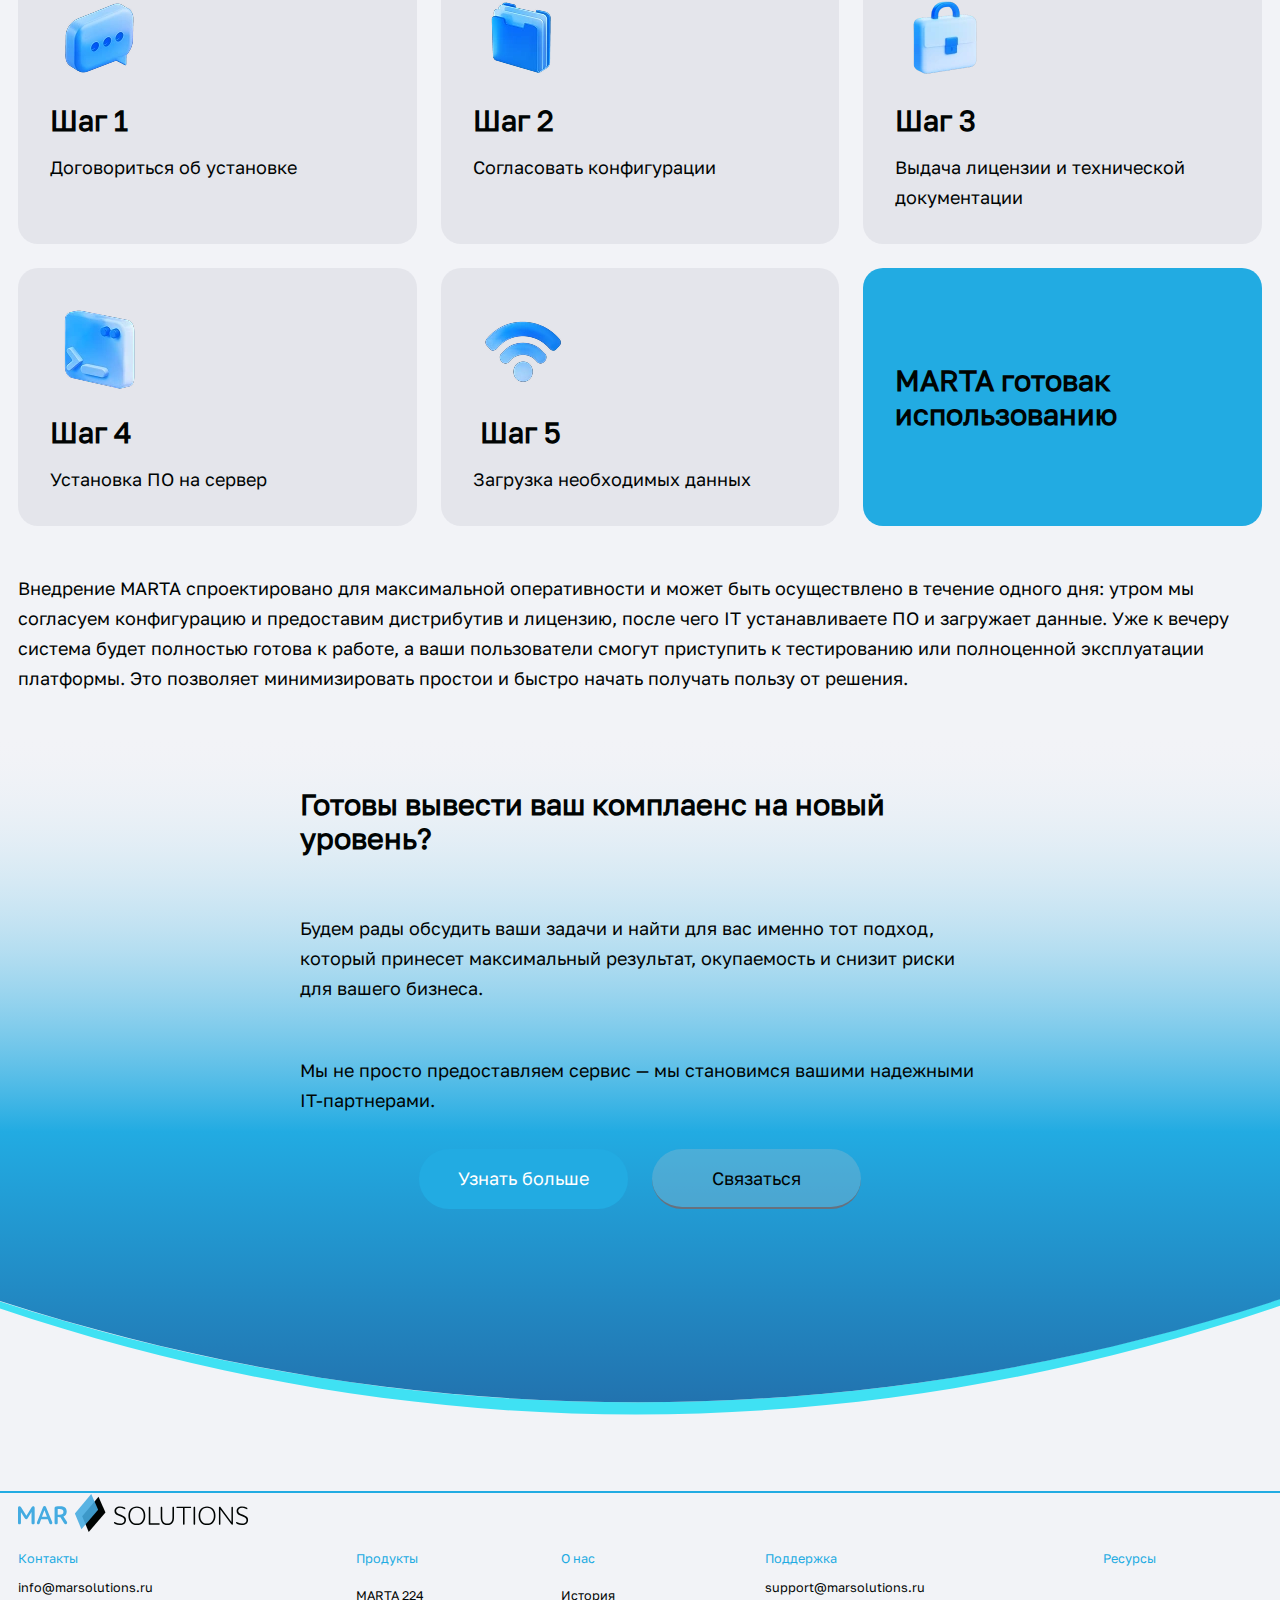
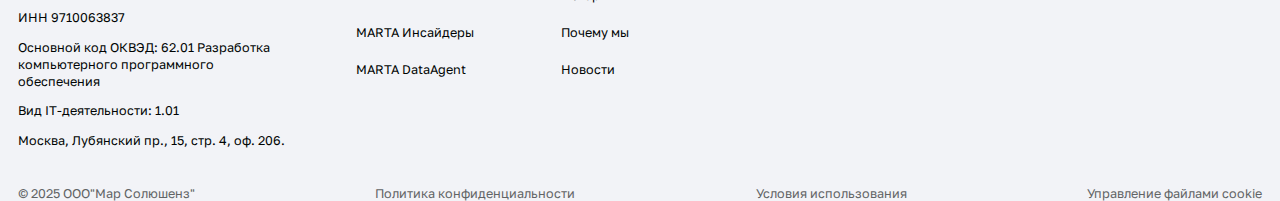
<file: operations-control.html>
<!DOCTYPE html>
<html lang="en">
<head>
    <meta charset="UTF-8">
    <meta name="viewport" content="width=device-width, initial-scale=1.0">
    <title>Mar Solutions</title>
    <link rel="stylesheet" href="assets/css/base/typography.css">
    <link rel="stylesheet" href="assets/css/base/reset.css">
    <link rel="stylesheet" href="assets/css/base/variables.css">
    <link rel="stylesheet" href="assets/css/components/buttons.css">
    <link rel="stylesheet" href="assets/css/components/menu.css">
    <link rel="stylesheet" href="assets/css/components/cards.css">
    <link rel="stylesheet" href="assets/css/components/slider.css">
    <link rel="stylesheet" href="assets/css/components/divider.css">
    <link rel="stylesheet" href="assets/css/layout/container.css">
    <link rel="stylesheet" href="assets/css/layout/footer.css">
    <link rel="stylesheet" href="assets/css/layout/header.css">
    <link rel="stylesheet" href="assets/css/layout/grid.css">
    <link rel="stylesheet" href="assets/css/layout/cta-section.css">
    <link rel="stylesheet" href="assets/css/pages/main-page-styles.css">
    <link rel="stylesheet" href="assets/css/pages/operations-control.css">
    <link rel="stylesheet" href="assets/css/utilities/sapcing.css">
    <link rel="stylesheet" href="assets/css/utilities/theme_colors.css">
    <link rel="stylesheet" href="assets/css/components/carousel.css">
    <link rel="shortcut icon" href="assets/img/favicon.svg" type="image/x-icon">


</head>
<body>
    <header>

        <nav class="container wptb" role="navigation">
            <a href=""><img class="logo-theme-dark" src="assets/img/mar_solutions_logo_dark.svg" alt=""><img class="logo-theme-light" src="assets/img/mar_solutions_logo_light.svg" alt=""></a>
            
            <div class="layer" aria-hidden="true" role="presentation" tabindex="-1"></div>
                
            <ul class="menu">
                <li><label for="menuCheckbox" ><a href="index.html">Главная</a></label></li>
                <li><label for="menuCheckbox"> <a href="about.html">О нас</a></label></li>  
                <li><label for="menuCheckbox"><a href="products.html">Наши продукты</a></label></li>
                <li><label for="menuCheckbox"><a href="resources.html">Ресурсы</a></label></li>
                <li class="mobile-menu-button">
                    <a href="" class="primery-btn small-txt">Узнать больше</a>
                </li>
            </ul>

            <div id="menuToggle">
                <input type="checkbox" id="menuCheckbox" />
                <span></span>
                <span></span>
                <span></span>
            </div>

            <div class="desc-menu-button">
                <a href="" class="primery-btn small-txt ">Узнать больше</a>
            </div>

            
        </nav>

        <section class="third-hero-info">

            <div class="container gap-6">
                <h1>MARTA – Контроль операций</h1>
                <h2>Управляйте эффективно рисками, которые вы можете выявить</h2>
            </div>

        </section>

    </header>

    <main>
        <section class="container enter-txt center">
            MARTA предоставляет всем клиентам возможность отслеживать и проверять свои торговые операции по всем возможным критериям НСФР, НАУФОР, Московская биржа, Банк России
        </section>
<section class="picker-wrap container">
    <div class="picker" id="picker" aria-label="Типы нарушений" tabindex="0">
      <button class="slider-card">
        <img src="assets/img/check.webp" alt="">
        <p>Договорные сделки</p>
      </button>
      <button class="slider-card">
        <img src="assets/img/check.webp" alt="">
        <p>Сигнальные сделки</p>
      </button>
      <button class="slider-card">
        <img src="assets/img/check.webp" alt="">
        <p>
          Front-running, Spoofing, Momentum Ignition, Pull Up/Down,
          Trash & Cash, Pump & Dump и т.д.
        </p>
      </button>
      <button class="slider-card">
        <img src="assets/img/check.webp" alt="">
        <p>Сигнальные сделки

        </p>
      </button>
      <button class="slider-card">
        <img src="assets/img/check.webp" alt="">
        <p>Конфликт интересов</p>
      </button>
      <button class="slider-card">
        <img src="assets/img/check.webp" alt="">
        <p>Сделки без экономического смысла</p>
      </button>

      <button class="slider-card">
        <img src="assets/img/check.webp" alt="">
        <p>Внутренние встречные сделки</p>
      </button>

      <button class="slider-card">
        <img src="assets/img/check.webp" alt="">
        <p>Сигналы Московской биржи и Существенные отклонения Московской биржи</p>
      </button>
    </div>
  </section>
  

  

         <section class="container gap-3 row va reverse">
            <img class="col-xxl-6" src="assets/img/interface.webp" alt="">
            <article class="container-info gap-3 col-xxl-6 ">
                <h2>Интуитивно понятный интерфейс и комплексная обработка данных</h2>
                <p>
                    Высокопроизводительный и удобный графический интерфейс со всеми необходимыми функциями для работы с данными.
                </p>
                <p>
                    Сервис MARTA, отвечающий требованиям законодательства, не только обнаруживает недобросовестные практики, но и автоматизирует полный цикл внутреннего контроля.
                </p>
            </article>
        </section>
        
        <section class="container gap-3 row va reverse">
            <article class="container-info gap-3 col-xxl-6">
                <h2>Ведите мониторинг, анализи расследования в одном ПО</h2>
                <p>
                    Дневная сводка показывает ключевые параметры системы сразу при входе в систему. В ней отображается обзор информации за одну выбранную дату.
                </p>
                <p>
                    Для удобства проведения анализа риск-активности в системе предусмотрен функционал графического отображения цен инструмента, объёмов торгов, совершённых операций, событий и т.п.
                </p>
            </article>
            <img class="col-xxl-6 end order-1" src="assets/img/monitoring.webp" alt="">

        </section>

        <section class="container gap-3 row va reverse">
            <img class="col-xxl-6" src="assets/img/analysis.webp" alt="">
            <article class="container-info gap-3 col-xxl-6">
                <h2>Обработка и анализ 1 млн операций менее чем за 10 мин</h2>
                <p>
                    MARTA представляет собой систему, полностью размещенную on-premise (локально, внутри цифрового контура клиента). Особенности развертывания позволяют совместное использование ресурсов, и.с. нет необходимости выделять отдельный сервер, на котором будет работать только решение MARTA.
                </p>
            </article>


        </section>

        <section class="container">
            <p>
                MARTA представляет собой систему, полностью размещенную on-premise (локально, внутри цифрового контура клиента). Особенности развертывания позволяют совместное использование ресурсов, и.с. нет необходимости выделять отдельный сервер, на котором будет работать только решение MARTA.
            </p>
        </section>

         <section class="steps container gap-6">
            <div class="steps-wrapper row ">
                <article class="carousel-card col-12 col-xl-4">
                    <img src="assets/img/message.webp" alt="">
                    <h3>
                        Шаг 1
                    </h3>
                    <p>
                        Договориться об установке
                    </p>
                </article>

                <article class="carousel-card col-12 col-xl-4">
                    <img src="assets/img/folder.webp" alt="">
                    <h3>
                        Шаг 2
                    </h3>
                    <p>
                    Согласовать конфигурации
                    </p>
                </article>

                <article class="carousel-card col-12 col-xl-4">
                    <img src="assets/img/case.webp" alt="">
                    <h3>
                        Шаг 3
                    </h3>
                    <p>
                        Выдача лицензии и технической документации
                    </p>
                </article>

                <article class="carousel-card col-12 col-xl-4">
                    <img src="assets/img/console.webp" alt="">
                    <h3>
                        Шаг 4
                    </h3>
                    <p>
                    Установка ПО на сервер
                </article>

                <article class="carousel-card col-12 col-xl-4">
                    <img src="assets/img/wi-fi.webp" alt="">
                    <h3>
                         Шаг 5
                    </h3>
                    <p>
                        Загрузка необходимых данных
                    </p>
                </article>

                <article class="carousel-card col-12 col-xl-4">
                    <h3>
                        MARTA готовак использованию
                    </h3>
                </article>
            </div>

           <p>
                Внедрение MARTA спроектировано для максимальной оперативности и может быть осуществлено в течение одного дня: утром мы согласуем конфигурацию и предоставим дистрибутив и лицензию, после чего IT устанавливаете ПО и загружает данные. Уже к вечеру система будет полностью готова к работе, а ваши пользователи смогут приступить к тестированию или полноценной эксплуатации платформы. Это позволяет минимизировать простои и быстро начать получать пользу от решения.
            </p>

        </section>  

        <section class="container">
 
        </section>

        <section class="main-cta pb72">
            <svg class="bg-cta" viewBox="0 0 1435 548" fill="none">
            <path fill-rule="evenodd" clip-rule="evenodd" d="M1432.64 363.726C1201.19 479.242 958.744 538.365 714.359 538.365C469.949 538.365 227.476 479.228 -3.99994 363.69C226.727 485.203 469.522 547.473 714.358 547.473C959.168 547.473 1201.94 485.217 1432.64 363.726Z" fill="#3FE1F3"/>
            <path d="M1435.01 363.123C1203.19 479.037 960.32 538.368 715.508 538.368C470.695 538.368 227.828 479.037 -3.99214 363.123V-68.2805H1435.01V363.123Z" fill="url(#paint0_linear_221_1167)"/>
            <defs>
            <linearGradient id="paint0_linear_221_1167" x1="715.508" y1="538.289" x2="715.508" y2="-68.2805" gradientUnits="userSpaceOnUse">
            <stop class="g1" />
            <stop class="g2" offset="0.333333" />
            <stop class="g3" offset="0.823286" stop-opacity="0"/>
            <stop class="g4" offset="1" stop-opacity="0"/>
            </linearGradient>
            </defs>
        </svg>
        <article class="main-cta-info">
            <h2 class="center big-txt">Готовы вывести ваш комплаенс на новый уровень?</h2>
            <p class="center">
            Будем рады обсудить ваши задачи и найти для вас именно тот подход, который принесет максимальный результат, окупаемость и снизит риски для вашего бизнеса.
            </p>
            <p class="center ">
            Мы не просто предоставляем сервис — мы становимся вашими надежными IT-партнерами.
            </p >
            <div class="hero-buttons-container wm">
            <a href="" class="desc-width primery-btn">Узнать больше</a>
            <a href="" class="desc-width secondary-btn">Связаться</a>

        </article>
        </section>
       
    </main>


    <div class="divider">
        <hr>
    </div>
    
    

    <footer class="container">
         <a href=""><img class="logo-theme-dark" src="assets/img/mar_solutions_logo_dark.svg" alt=""><img class="logo-theme-light" src="assets/img/mar_solutions_logo_light.svg" alt=""></a>
        <section>
            <article class="footer-info col-4">
                <p class="accent-color small-txt left">
                    Контакты
                </p>
                <p class="small-txt">
                    info@marsolutions.ru
                </p>
                <p class="small-txt">
                    ИНН 9710063837
                </p>
                <p class="small-txt">
                    Основной код ОКВЭД:
                    62.01 Разработка компьютерного программного обеспечения
                </p>
                <p class="small-txt">
                    Вид IT-деятельности: 1.01 
                </p>
                <p class="small-txt">
                    Москва, Лубянский пр., 15, стр. 4, оф. 206.
                </p>
                <div class="social-links">
                    <a href="#">
                        <svg width="22" height="13" viewBox="0 0 22 13" fill="none">
                            <path d="M21.8235 11.5552C21.5282 11.0239 19.9229 9.3078 19.5773 8.97865C19.1069 8.53053 18.1709 7.87887 18.4884 7.1118C18.58 6.87516 18.9241 6.3754 19.5199 5.61186C19.8332 5.2072 20.0814 4.88289 20.2647 4.63855C21.5866 2.8826 22.0354 1.55539 21.9245 1.27037C21.8136 0.985337 21.4516 0.940142 20.9228 0.940142L17.5263 0.962923C17.0708 0.962923 16.9071 1.13016 16.8045 1.38679C16.4451 2.31053 16.0366 3.16937 15.5781 3.96328C15.2954 4.43668 15.0357 4.84695 14.7986 5.19433C14.5618 5.54159 14.3632 5.79744 14.2029 5.96144C13.6608 6.51568 13.0129 6.71205 12.8848 5.70944C12.8621 5.52992 12.8486 5.3755 12.8447 5.24567C12.8411 5.116 12.8428 4.93258 12.8505 4.69594C12.8585 4.45918 12.8621 4.29899 12.8621 4.215C12.8621 3.92486 12.8677 3.60996 12.8791 3.27024C12.8906 2.93053 12.9 2.66136 12.9078 2.46306C12.9156 2.26456 12.9192 2.05456 12.9192 1.83316C12.9192 1.61176 12.9057 1.43813 12.8791 1.31211C12.8527 1.18625 12.8123 1.06408 12.759 0.945636C12.7055 0.827316 12.627 0.735789 12.5241 0.670813C12.421 0.605917 12.2928 0.554418 12.1402 0.516155C11.7352 0.424587 11.2195 0.375053 10.5929 0.367352C9.1719 0.352111 8.25882 0.443799 7.85389 0.642296C7.69344 0.726163 7.54826 0.840752 7.41844 0.985704C7.28088 1.15372 7.26169 1.24541 7.361 1.26049C8.10967 1.37255 8.4206 1.73998 8.56445 2.41714C8.78479 3.45592 8.721 4.56959 8.55867 5.6119C8.4668 6.20178 8.17237 6.81975 7.51 6.35615C7.35727 6.24922 7.19875 6.10235 7.03446 5.91528C6.87016 5.72817 6.68488 5.46671 6.47851 5.13084C5.77333 3.98221 5.15776 2.74208 4.65646 1.48923C4.53126 1.16049 4.18311 0.916718 3.87717 0.916718L0.737025 0.9395C0.416142 0.9395 0.19842 1.01214 0.0837791 1.15721L0.0378986 1.22583C0.0149784 1.26406 0.00341797 1.3251 0.00341797 1.40913C0.00341797 1.49312 0.0263382 1.5962 0.0722187 1.71825C0.530623 2.79476 1.02913 3.83297 1.56773 4.83303C2.10634 5.8331 2.57437 6.63868 2.97156 7.24905C3.36883 7.85986 3.77377 8.43634 4.18637 8.97821C4.59898 9.52027 4.87209 9.86765 5.00572 10.0203C5.13951 10.1732 5.2446 10.2875 5.32098 10.3638L5.60755 10.6386C5.79091 10.8218 6.06017 11.0413 6.41545 11.297C6.77082 11.5528 7.16423 11.8047 7.5959 12.053C8.02765 12.301 8.52993 12.5033 9.10302 12.6597C9.67602 12.8163 10.2337 12.8792 10.7762 12.8489H12.0942C12.3615 12.8258 12.564 12.7418 12.7016 12.5969L12.7472 12.5395C12.7779 12.4939 12.8066 12.4231 12.8331 12.3279C12.8599 12.2324 12.8732 12.1273 12.8732 12.013C12.8654 11.6848 12.8904 11.389 12.9476 11.1256C13.0047 10.8623 13.0698 10.6638 13.1426 10.5302C13.4145 10.0313 13.8024 9.78773 14.3232 10.164C14.5715 10.3434 14.8044 10.5649 15.0223 10.8282C15.2401 11.0917 15.5017 11.3873 15.8073 11.7155C16.2562 12.1976 16.8916 12.8379 17.6039 12.8379C18.2804 12.8379 19.9143 12.8665 21.0102 12.8494C21.5911 12.8494 21.9114 12.6197 21.9728 12.3912C22.0451 12.1216 21.9665 11.7915 21.8235 11.5552Z">
                        </svg>
                    </a>
                    <a href="#">
                        <svg width="12" height="21" viewBox="0 0 12 21" fill="none" >
                            <path d="M8.08992 15.1393C9.14196 14.8998 10.1549 14.4831 11.0872 13.8972C11.7929 13.4519 12.0065 12.5197 11.5611 11.8113C11.1158 11.103 10.1836 10.8895 9.47528 11.3348C7.36078 12.6655 4.63952 12.6629 2.52502 11.3348C1.81674 10.8895 0.884451 11.103 0.439155 11.8113C-0.00614117 12.517 0.207393 13.4519 0.913096 13.8972C1.84535 14.4831 2.85834 14.8998 3.91038 15.1393L1.02768 18.0247C0.436577 18.6158 0.436577 19.5715 1.02768 20.1626C1.32454 20.4569 1.70994 20.6053 2.09534 20.6053C2.48335 20.6053 2.86875 20.4569 3.16564 20.1626L6.00145 17.3268L8.83729 20.1626C9.42841 20.7537 10.3841 20.7537 10.9752 20.1626C11.5664 19.5715 11.5664 18.6132 10.9752 18.0247L8.08992 15.1393ZM6.00145 3.6319C7.18112 3.6319 8.13942 4.5902 8.13942 5.76985C8.13942 6.9469 7.18112 7.9052 6.00145 7.9052C4.82444 7.9052 3.86351 6.9469 3.86351 5.76985C3.86351 4.5902 4.82444 3.6319 6.00145 3.6319ZM6.00145 10.9285C8.84773 10.9285 11.1627 8.61351 11.1627 5.76983C11.1627 2.92099 8.84773 0.605957 6.00145 0.605957C3.1552 0.605957 0.840208 2.92099 0.840208 5.76725C0.840208 8.61351 3.1552 10.9285 6.00145 10.9285Z">
                        </svg>

                    </a>
                    <a href="#">
                        <svg width="18" height="16" viewBox="0 0 18 16" fill="none">
                            <path d="M7.55317 9.55187C7.30042 9.77882 7.32 10.1807 7.5936 10.382L13.7329 14.8989C14.4919 15.3219 15.0266 15.0992 15.2314 14.2007L17.9478 1.47192C18.1886 0.349934 17.5428 -0.089559 16.8033 0.185686L0.836108 6.29884C-0.253624 6.72183 -0.237124 7.32932 0.650861 7.60456L4.26342 8.72822C4.56155 8.82095 4.88529 8.77903 5.14996 8.61342L14.2151 2.94114C14.6614 2.64565 15.0671 2.80914 14.7334 3.10464L7.55317 9.55187Z">
                        </svg>
                    </a>
                    <a href="#">
                        <svg width="20" height="21" viewBox="0 0 20 21" fill="none">
                            <path d="M13.0116 10.6028C13.0116 12.2637 11.6641 13.6113 10.0031 13.6113C8.34221 13.6113 6.99467 12.2637 6.99467 10.6028C6.99467 8.9419 8.34221 7.59436 10.0031 7.59436C11.6641 7.59436 13.0116 8.94817 13.0116 10.6028ZM10.0031 0.605957C4.48762 0.605957 0 5.09358 0 10.6091C0 16.1246 4.48762 20.606 10.0031 20.606C12.0213 20.606 13.9705 20.0043 15.6377 18.8636L15.6691 18.8448L14.3215 17.2778L14.2965 17.2904C13.0116 18.1114 11.5324 18.5502 10.0031 18.5502C5.62206 18.5502 2.05578 14.9839 2.05578 10.6028C2.05578 6.22175 5.62206 2.65547 10.0031 2.65547C14.3842 2.65547 17.9505 6.22175 17.9505 10.6028C17.9505 11.1732 17.8878 11.7435 17.7625 12.3139C17.5117 13.348 16.791 13.6614 16.2457 13.6176C15.7004 13.5737 15.0611 13.1851 15.0548 12.2324V10.6028C15.0548 7.81373 12.786 5.54485 9.99686 5.54485C7.20777 5.54485 4.93889 7.81373 4.93889 10.6028C4.93889 13.3919 7.20777 15.6608 9.99686 15.6608C11.3507 15.6608 12.623 15.1281 13.5819 14.1691C14.1398 15.034 15.0486 15.5793 16.0827 15.6608C16.1705 15.6671 16.2645 15.6733 16.3522 15.6733C17.0793 15.6733 17.8001 15.4289 18.3829 14.9902C18.9846 14.5326 19.4296 13.8745 19.6741 13.0848C19.7117 12.9595 19.7869 12.6649 19.7869 12.6649V12.6523C19.9311 12.0193 20 11.3863 20 10.6028C20.0063 5.09358 15.5186 0.605957 10.0031 0.605957Z">
                        </svg>
                    </a>
                </div>
            </article>
            <article class="footer-info col-2">
                <p class="small-txt accent-color left">Продукты</p>
                <p><a href="#"class="small-txt">MARTA 224</a></p>
                <p><a href="#"class="small-txt">MARTA Инсайдеры</a></p>
                <p><a href="#"class="small-txt">MARTA DataAgent</a></p>
            </article>
            <article class="footer-info col-2 ">
                <p class="small-txt accent-color left">О нас</p>
                <p><a href="#"class="small-txt">История</a></p>
                <p><a href="#"class="small-txt">Почему мы</a></p>
                <p><a href="#"class="small-txt">Новости</a></p>
            </article>
            <article class="footer-info col-2">
                <p class="small-txt accent-color left">Поддержка</p>
                <p class="small-txt">support@marsolutions.ru</p>
            </article>
            <article class="footer-info col-2">
                <p class="small-txt accent-color left">Ресурсы</p>
            </article>
        </section>
        <div class="conditions">
            <a class="small-txt" href="">© 2025 ООО"Мар Солюшенз"</a>
            <a class="small-txt" href="">Политика конфиденциальности</a>
            <a class="small-txt" href="">Условия использования</a>
            <a class="small-txt" href="">Управление файлами cookie</a>
        </div>
    </footer>
    <script src="assets/js/menu.js"></script>
    <script src="assets/js/slider.js"></script>
    <script src="assets/js/size.js"></script>
</body>
</html>
</file>
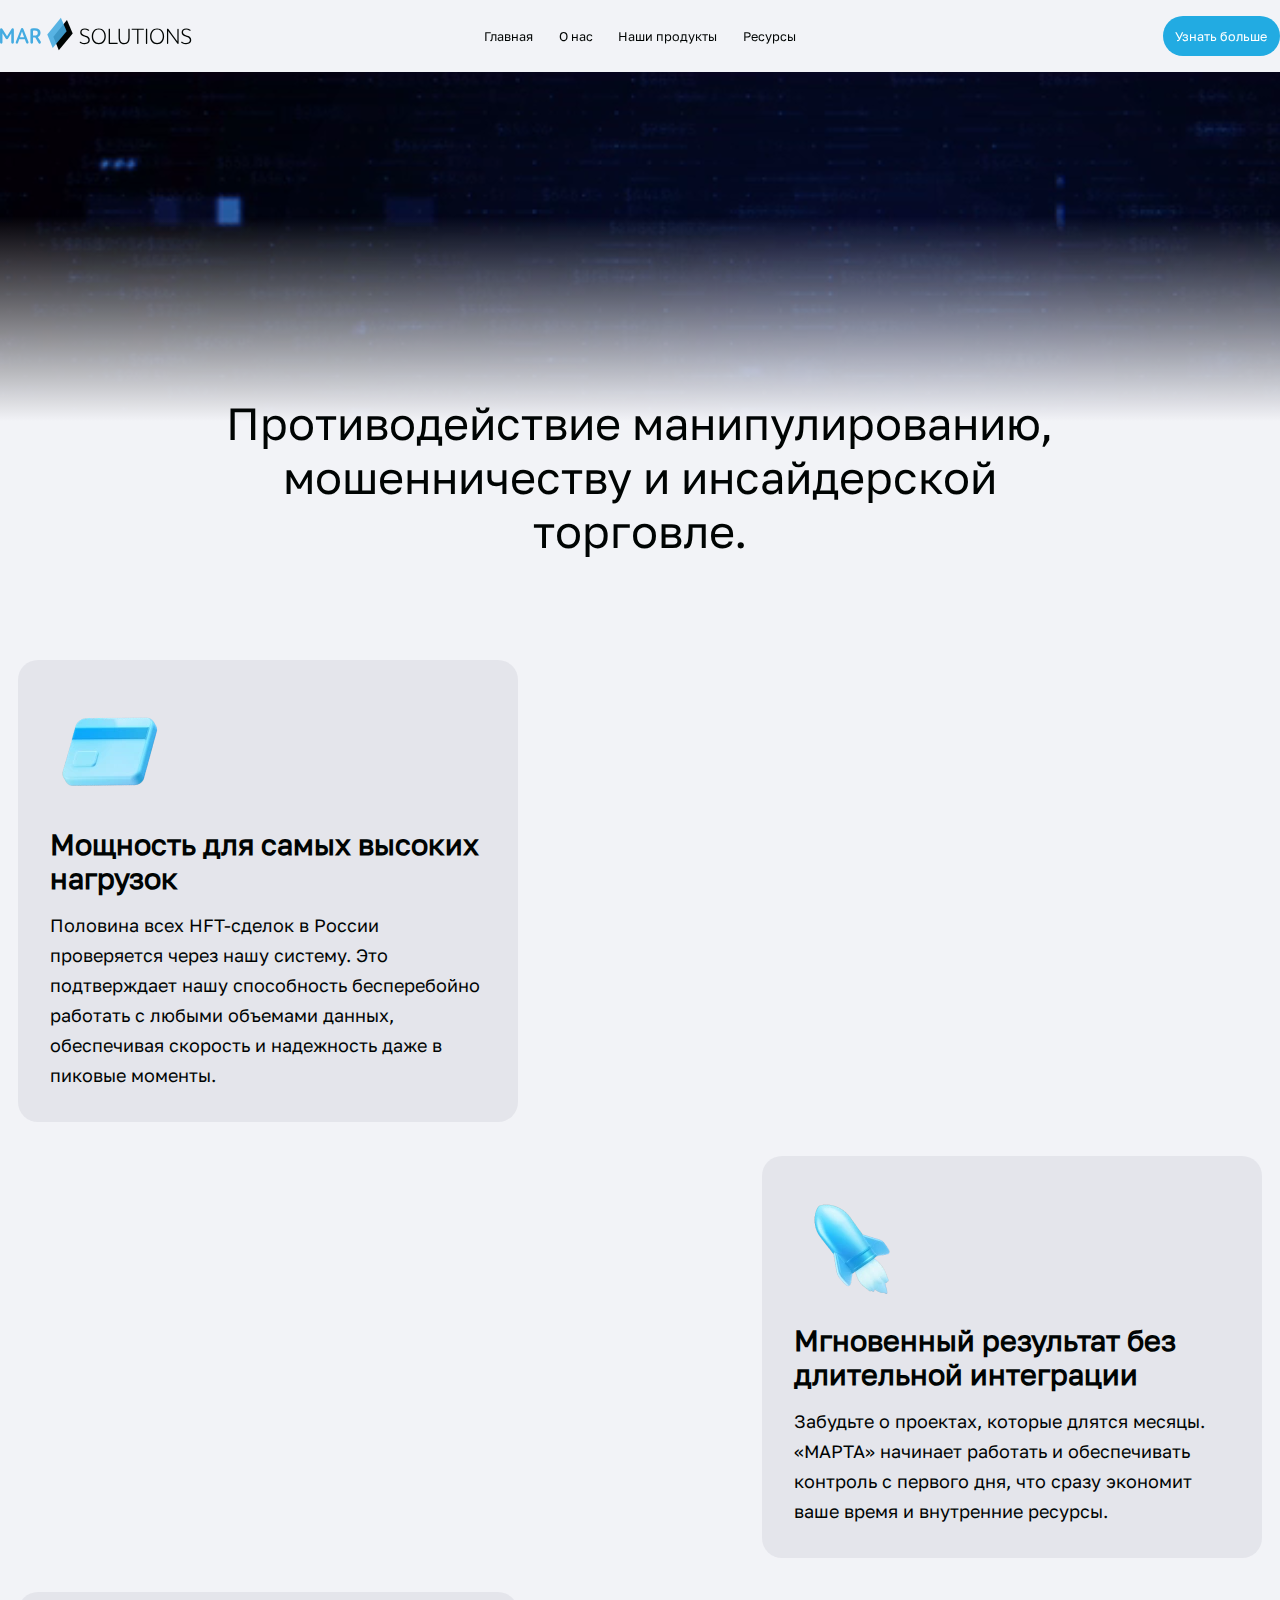
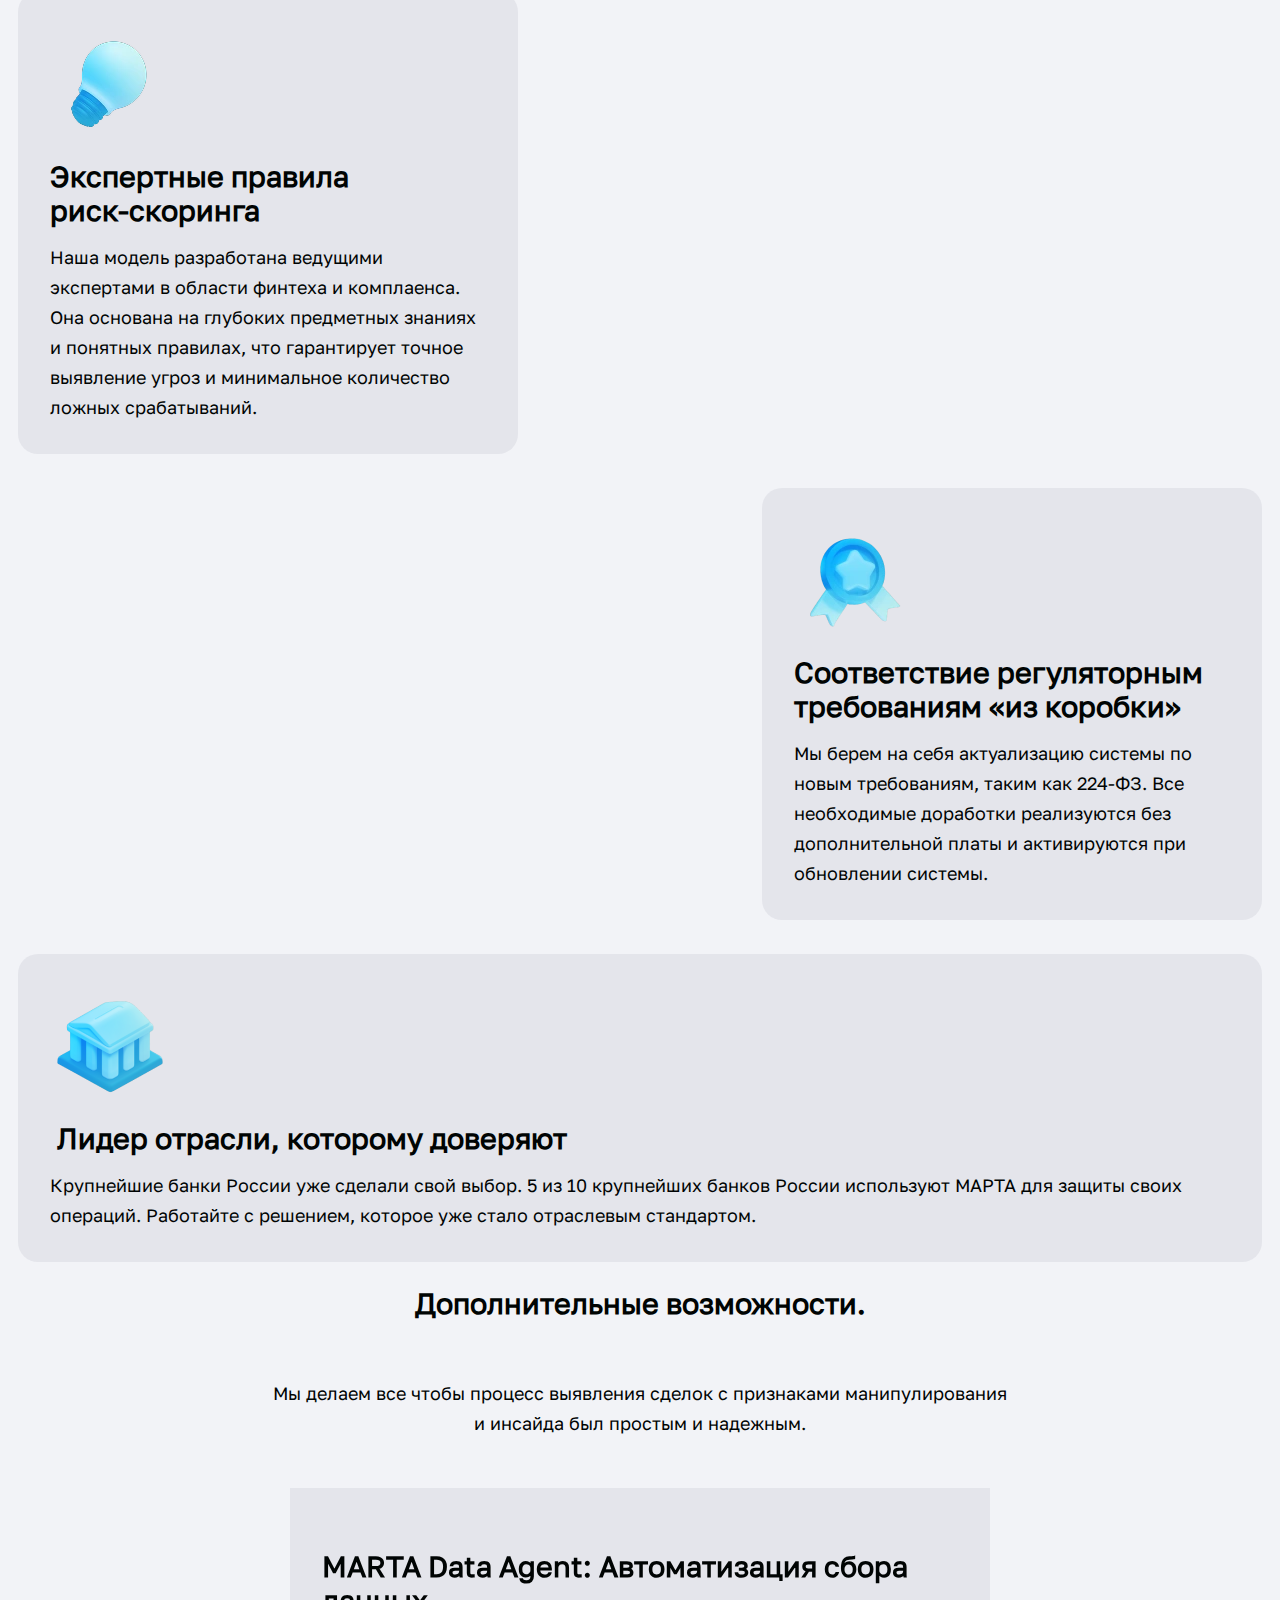
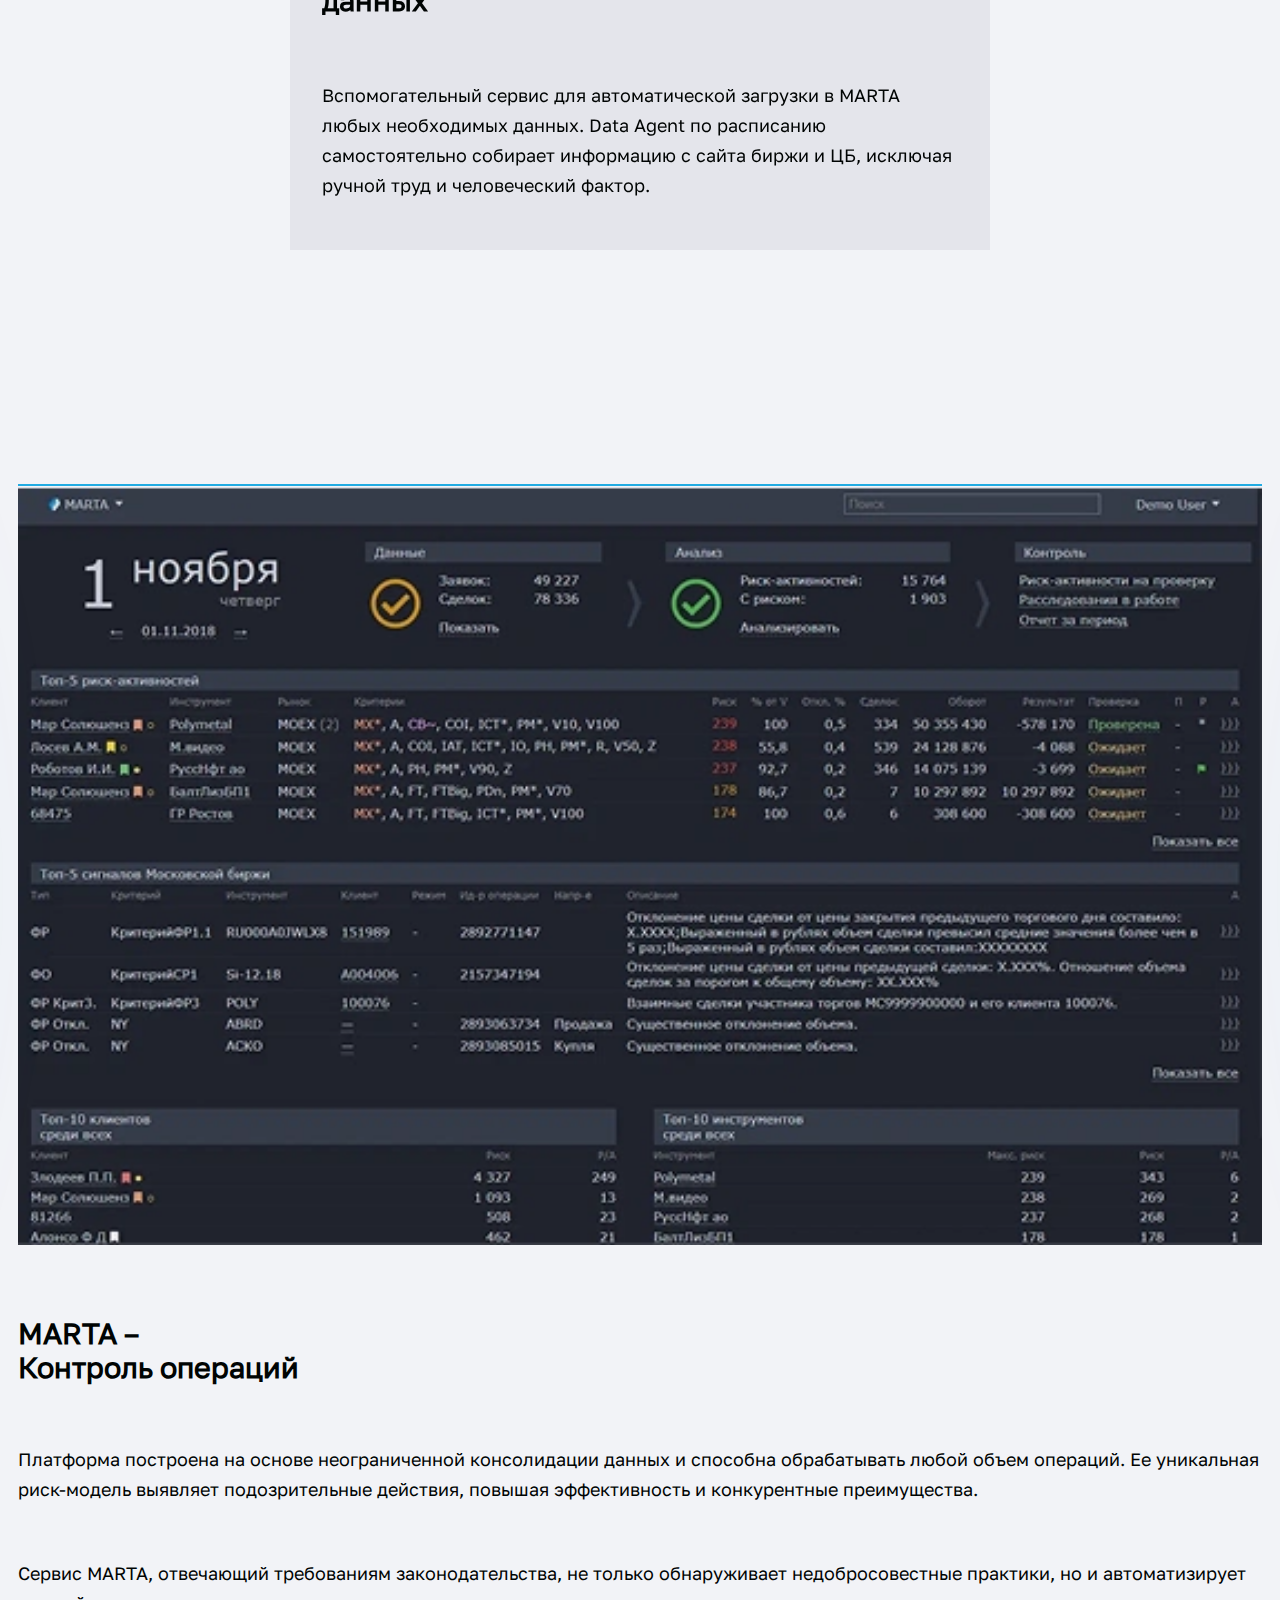
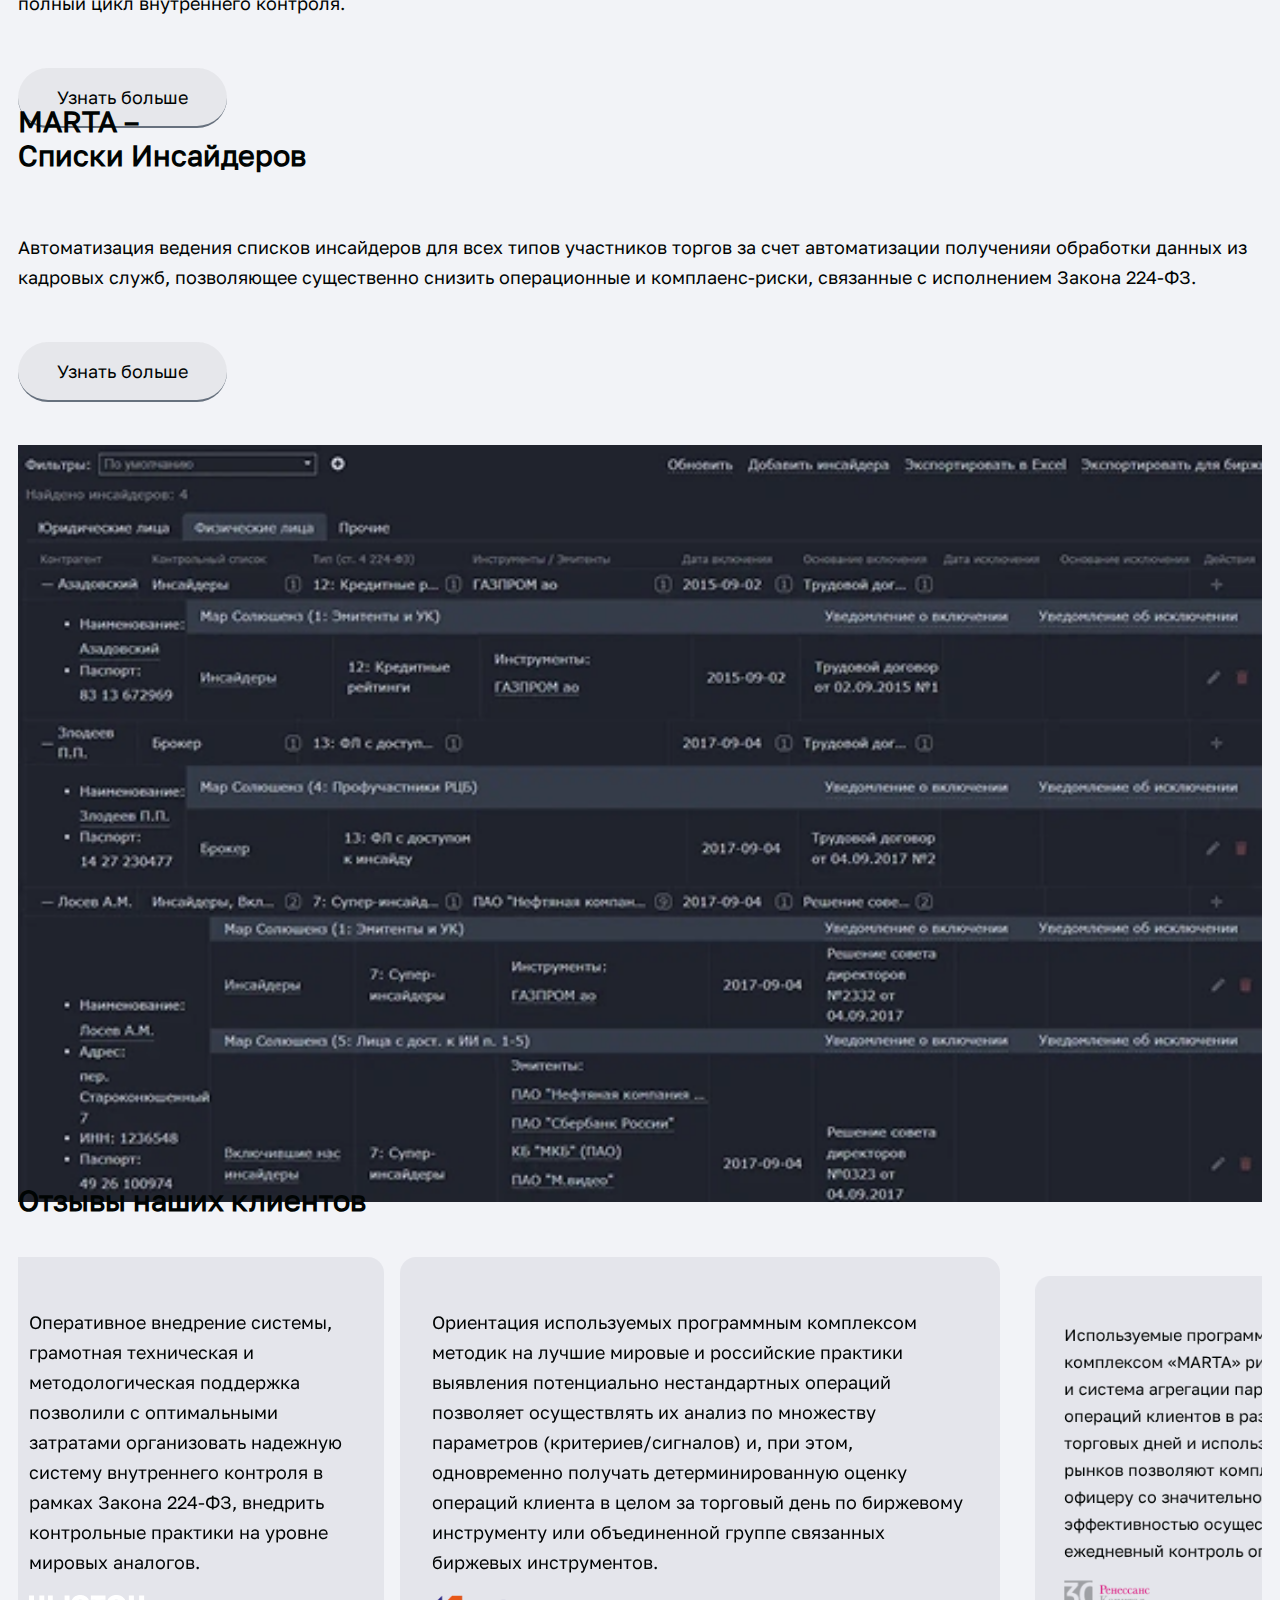
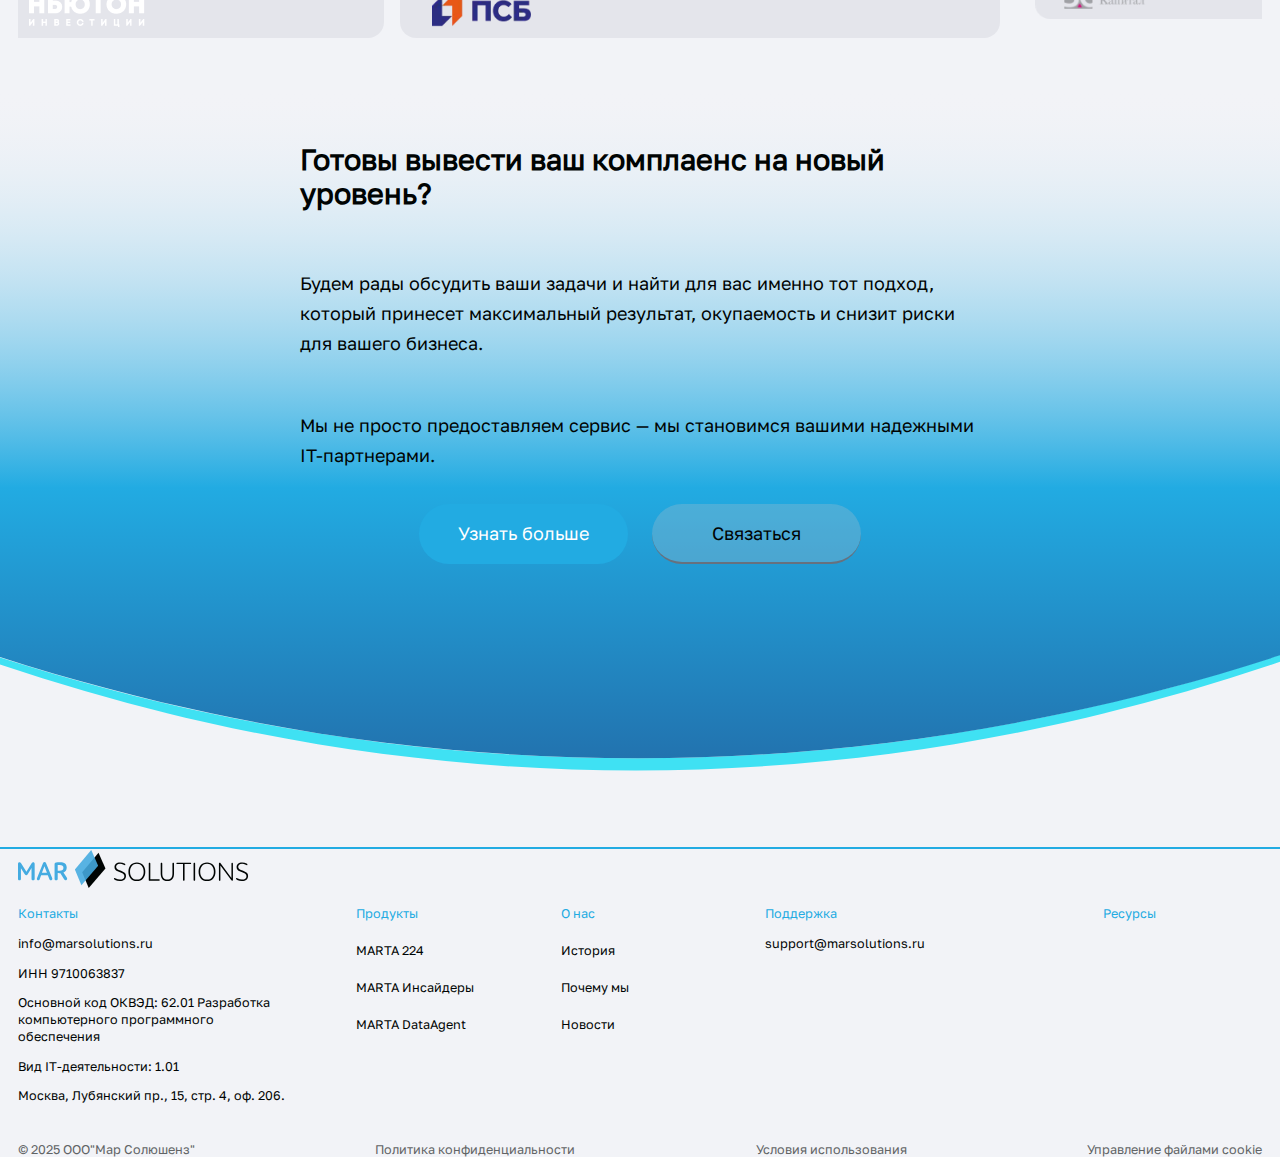
<file: products.html>
<!DOCTYPE html>
<html lang="en">
<head>
    <meta charset="UTF-8">
    <meta name="viewport" content="width=device-width, initial-scale=1.0">
    <title>Mar Solutions</title>
    <link rel="stylesheet" href="assets/css/base/typography.css">
    <link rel="stylesheet" href="assets/css/base/reset.css">
    <link rel="stylesheet" href="assets/css/base/variables.css">
    <link rel="stylesheet" href="assets/css/components/buttons.css">
    <link rel="stylesheet" href="assets/css/components/menu.css">
    <link rel="stylesheet" href="assets/css/components/cards.css">
    <link rel="stylesheet" href="assets/css/components/divider.css">
    <link rel="stylesheet" href="assets/css/components/slider.css">
    <link rel="stylesheet" href="assets/css/layout/container.css">
    <link rel="stylesheet" href="assets/css/layout/footer.css">
    <link rel="stylesheet" href="assets/css/layout/header.css">
    <link rel="stylesheet" href="assets/css/layout/grid.css">
    <link rel="stylesheet" href="assets/css/layout/cta-section.css">
    <link rel="stylesheet" href="assets/css/utilities/sapcing.css">
    <link rel="stylesheet" href="assets/css/utilities/theme_colors.css">
    <link rel="stylesheet" href="assets/css/pages/product-page.css">
    <link rel="stylesheet" href="assets/css/components/carousel.css">
    <link rel="shortcut icon" href="assets/img/favicon.svg" type="image/x-icon">


</head>
<body>
    <header>

        <nav class="container wptb" role="navigation">
            <a href=""><img class="logo-theme-dark" src="assets/img/mar_solutions_logo_dark.svg" alt=""><img class="logo-theme-light" src="assets/img/mar_solutions_logo_light.svg" alt=""></a>
            
            <div class="layer" aria-hidden="true" role="presentation" tabindex="-1"></div>
                
            <ul class="menu">
                <li><label for="menuCheckbox" ><a href="index.html">Главная</a></label></li>
                <li><label for="menuCheckbox"> <a href="about.html">О нас</a></label></li>  
                <li><label for="menuCheckbox"><a href="products.html">Наши продукты</a></label></li>
                <li><label for="menuCheckbox"><a href="resources.html">Ресурсы</a></label></li>
                <li class="mobile-menu-button">
                    <a href="" class="primery-btn small-txt">Узнать больше</a>
                </li>
            </ul>

            <div id="menuToggle">
                <input type="checkbox" id="menuCheckbox" />
                <span></span>
                <span></span>
                <span></span>
            </div>

            <div class="desc-menu-button">
                <a href="" class="primery-btn small-txt ">Узнать больше</a>
            </div>

            
        </nav>

        <section class="hero-content">
            <video src="assets/video/product-hero.mp4" autoplay muted playsinline loop preload="metadata" poster="assets/img/hero-img-product.jpg"  >
                <source media="(min-width:768px)" src="assets/img/hero-img-product.jpg" type="video/mp4"  >
                <img src="assets/img/hero-img-product.jpg" alt="">
            </video>
            <div class="hero-info-wrapper m2 fix-gradient">
                <article class="hero-info gap-4">
                    <h1>
                        Противодействие манипулированию, мошенничеству и инсайдерской торговле.
                    </h1>
                </article>
            </div>
        </section>
    </header>
    <main>

        <section class="benefits-points container btm">
            <article class="carousel-card">
                <img src="assets/img/card.webp" alt="">
                <h3>
                    Мощность для самых высоких нагрузок
                </h3>
                <p>
                    Половина всех HFT-сделок в России проверяется через нашу систему. Это подтверждает нашу способность бесперебойно работать с любыми объемами данных, обеспечивая скорость и надежность даже в пиковые моменты.
                </p>
            </article>

            <article class="carousel-card">
                <img src="assets/img//roket.webp" alt="">
                <h3>
                    Мгновенный результат без длительной интеграции
                </h3>
                <p>
                    Забудьте о проектах, которые длятся месяцы. «МАРТА» начинает работать и обеспечивать контроль с первого дня, что сразу экономит ваше время и внутренние ресурсы.
                </p>
            </article>

            <article class="carousel-card">
                <img src="assets/img/lamp.webp" alt="">
                <h3>
                    Экспертные правила <br> риск-скоринга
                </h3>
                <p>
                    Наша модель разработана ведущими экспертами в области финтеха и комплаенса. Она основана на глубоких предметных знаниях и понятных правилах, что гарантирует точное выявление угроз и минимальное количество ложных срабатываний.
                </p>
            </article>

            <article class="carousel-card">
                <img src="assets/img/medal.webp" alt="">
                <h3>
                    Соответствие регуляторным требованиям «из коробки»
                </h3>
                <p>
                    Мы берем на себя актуализацию системы по новым требованиям, таким как 224-ФЗ. Все необходимые доработки реализуются без дополнительной платы и активируются при обновлении системы.
                </p>
            </article>

            <article class="carousel-card">
                <img src="assets/img/bank.png" alt="">
                <h3>
                     Лидер отрасли, которому доверяют
                </h3>
                <p>
                    Крупнейшие банки России уже сделали свой выбор. 5 из 10 крупнейших банков России используют МАРТА для защиты своих операций. Работайте с решением, которое уже стало отраслевым стандартом.
                </p>
            </article>
        </section>

        
        <section class="extentions gap-3 container btm">
            <div class="extentions-heading gap-1">
                <h2 class="big-txt center">Дополнительные возможности.</h2>
                <p>
                    Мы делаем все чтобы процесс выявления сделок с признаками манипулирования и инсайда был простым и надежным.
                </p>
            </div>
            <div class="extention-wraper">
<svg class="dec1" viewBox="0 0 515 866" fill="none" xmlns="http://www.w3.org/2000/svg">
<g id="Shape" opacity="0.6">
<g id="Glow" style="mix-blend-mode:screen" filter="url(#filter0_f_487_5621)">
<path d="M418.172 432.539C418.172 247.113 346.229 96.795 257.483 96.7949C168.738 96.7949 96.7949 247.113 96.7949 432.54L96.8076 436.879C97.9197 620.306 169.431 768.284 257.483 768.284C345.536 768.284 417.047 620.306 418.159 436.879L418.172 432.539ZM257.483 744.086C227.773 744.086 193.732 718.098 165.687 659.5C138.486 602.668 120.993 522.453 120.993 432.54C120.993 342.626 138.486 262.412 165.687 205.579C193.732 146.981 227.773 120.994 257.483 120.994C287.194 120.994 321.234 146.981 349.279 205.579C376.479 262.412 393.973 342.626 393.973 432.54C393.973 522.454 376.479 602.668 349.279 659.5C321.234 718.098 287.194 744.086 257.483 744.086Z" fill="url(#paint0_linear_487_5621)"/>
</g>
<g id="2">
<g id="Mask group">
<mask id="mask0_487_5621" style="mask-type:alpha" maskUnits="userSpaceOnUse" x="237" y="87" width="161" height="666">
<rect id="Mask" width="665" height="160" transform="matrix(1.06313e-07 1 1 -1.02885e-07 237.795 87.7949)" fill="url(#paint1_linear_487_5621)"/>
</mask>
<g mask="url(#mask0_487_5621)">
<g id="Full rotation">
<g id="Circle/Full">
<ellipse id="Ellipse 1" cx="229.809" cy="245.993" rx="229.809" ry="245.993" transform="matrix(-0.385283 0.922798 -0.390795 -0.920478 445.795 441.795)" stroke="#35A3C7" stroke-width="1.72848" stroke-linecap="round" stroke-dasharray="0.17 12.1"/>
</g>
</g>
</g>
</g>
<g id="Mask group_2">
<mask id="mask1_487_5621" style="mask-type:alpha" maskUnits="userSpaceOnUse" x="244" y="106" width="141" height="647">
<rect id="Mask_2" width="646" height="140" transform="matrix(1.06313e-07 1 1 -1.02885e-07 244.795 106.795)" fill="url(#paint2_linear_487_5621)"/>
</mask>
<g mask="url(#mask1_487_5621)">
<g id="Full rotation_2">
<g id="Circle/Full_2">
<ellipse id="Ellipse 1_2" cx="224.746" cy="226.833" rx="224.746" ry="226.833" transform="matrix(-0.388061 0.921634 -0.388021 -0.92165 422.257 433.916)" stroke="#35A3C7" stroke-width="1.72848" stroke-linecap="round" stroke-dasharray="17.28 24.2"/>
</g>
</g>
</g>
</g>
<g id="Mask group_3">
<mask id="mask2_487_5621" style="mask-type:alpha" maskUnits="userSpaceOnUse" x="244" y="106" width="114" height="647">
<rect id="Mask_3" width="646" height="113" transform="matrix(1.06313e-07 1 1 -1.02885e-07 244.795 106.795)" fill="url(#paint3_linear_487_5621)"/>
</mask>
<g mask="url(#mask2_487_5621)">
<g id="Full rotation_3">
<g id="Circle/Full_3">
<ellipse id="Ellipse 1_3" cx="237.868" cy="240.076" rx="237.868" ry="240.076" transform="matrix(-0.388061 0.921634 -0.388021 -0.92165 404.718 434.327)" stroke="#35A3C7" stroke-width="5.18545" stroke-linecap="round" stroke-dasharray="0.17 20.74"/>
</g>
</g>
</g>
</g>
<g id="Mask group_4">
<mask id="mask3_487_5621" style="mask-type:alpha" maskUnits="userSpaceOnUse" x="244" y="119" width="189" height="634">
<rect id="Mask_4" width="633" height="188" transform="matrix(1.06313e-07 1 1 -1.02885e-07 244.795 119.795)" fill="url(#paint4_linear_487_5621)"/>
</mask>
<g mask="url(#mask3_487_5621)">
<g id="Full rotation_4">
<g id="Circle/Full_4">
<ellipse id="Ellipse 1_4" cx="235.174" cy="237.358" rx="235.174" ry="237.358" transform="matrix(-0.388061 0.921634 -0.388021 -0.92165 466.519 435.317)" stroke="#35A3C7" stroke-width="5.18545" stroke-linecap="round" stroke-dasharray="0.17 20.74"/>
</g>
</g>
</g>
</g>
</g>
</g>
<defs>
<filter id="filter0_f_487_5621" x="-0.000167847" y="-0.000167847" width="514.967" height="865.079" filterUnits="userSpaceOnUse" color-interpolation-filters="sRGB">
<feFlood flood-opacity="0" result="BackgroundImageFix"/>
<feBlend mode="normal" in="SourceGraphic" in2="BackgroundImageFix" result="shape"/>
<feGaussianBlur stdDeviation="48.3975" result="effect1_foregroundBlur_487_5621"/>
</filter>
<linearGradient id="paint0_linear_487_5621" x1="273.256" y1="790.477" x2="273.256" y2="38.0781" gradientUnits="userSpaceOnUse">
<stop stop-color="#22ABE2"/>
<stop offset="1" stop-color="#22ABE2" stop-opacity="0"/>
</linearGradient>
<linearGradient id="paint1_linear_487_5621" x1="332.5" y1="0" x2="332.5" y2="160" gradientUnits="userSpaceOnUse">
<stop stop-color="#D9D9D9" stop-opacity="0"/>
<stop offset="1" stop-color="#D9D9D9"/>
</linearGradient>
<linearGradient id="paint2_linear_487_5621" x1="323" y1="0" x2="323" y2="140" gradientUnits="userSpaceOnUse">
<stop stop-color="#D9D9D9" stop-opacity="0"/>
<stop offset="1" stop-color="#D9D9D9"/>
</linearGradient>
<linearGradient id="paint3_linear_487_5621" x1="323" y1="0" x2="323" y2="113" gradientUnits="userSpaceOnUse">
<stop stop-color="#D9D9D9" stop-opacity="0"/>
<stop offset="1" stop-color="#D9D9D9"/>
</linearGradient>
<linearGradient id="paint4_linear_487_5621" x1="316.5" y1="0" x2="316.5" y2="188" gradientUnits="userSpaceOnUse">
<stop stop-color="#D9D9D9" stop-opacity="0"/>
<stop offset="1" stop-color="#D9D9D9"/>
</linearGradient>
</defs>
</svg>


                
                <article class="extention gap-1">
                    <h3>
                        MARTA Data Agent: Автоматизация сбора данных
                    </h3>
                    <p>
                        Вспомогательный сервис для автоматической загрузки в MARTA любых необходимых данных. Data Agent по расписанию самостоятельно собирает информацию с сайта биржи и ЦБ, исключая ручной труд и человеческий фактор. 
                    </p>
                </article>

<svg class="dec2" viewBox="0 0 515 866" fill="none" xmlns="http://www.w3.org/2000/svg">
<g id="Shape" opacity="0.6">
<g id="Glow" style="mix-blend-mode:screen" filter="url(#filter0_f_487_5621)">
<path d="M418.172 432.539C418.172 247.113 346.229 96.795 257.483 96.7949C168.738 96.7949 96.7949 247.113 96.7949 432.54L96.8076 436.879C97.9197 620.306 169.431 768.284 257.483 768.284C345.536 768.284 417.047 620.306 418.159 436.879L418.172 432.539ZM257.483 744.086C227.773 744.086 193.732 718.098 165.687 659.5C138.486 602.668 120.993 522.453 120.993 432.54C120.993 342.626 138.486 262.412 165.687 205.579C193.732 146.981 227.773 120.994 257.483 120.994C287.194 120.994 321.234 146.981 349.279 205.579C376.479 262.412 393.973 342.626 393.973 432.54C393.973 522.454 376.479 602.668 349.279 659.5C321.234 718.098 287.194 744.086 257.483 744.086Z" fill="url(#paint0_linear_487_5621)"/>
</g>
<g id="2">
<g id="Mask group">
<mask id="mask0_487_5621" style="mask-type:alpha" maskUnits="userSpaceOnUse" x="237" y="87" width="161" height="666">
<rect id="Mask" width="665" height="160" transform="matrix(1.06313e-07 1 1 -1.02885e-07 237.795 87.7949)" fill="url(#paint1_linear_487_5621)"/>
</mask>
<g mask="url(#mask0_487_5621)">
<g id="Full rotation">
<g id="Circle/Full">
<ellipse id="Ellipse 1" cx="229.809" cy="245.993" rx="229.809" ry="245.993" transform="matrix(-0.385283 0.922798 -0.390795 -0.920478 445.795 441.795)" stroke="#35A3C7" stroke-width="1.72848" stroke-linecap="round" stroke-dasharray="0.17 12.1"/>
</g>
</g>
</g>
</g>
<g id="Mask group_2">
<mask id="mask1_487_5621" style="mask-type:alpha" maskUnits="userSpaceOnUse" x="244" y="106" width="141" height="647">
<rect id="Mask_2" width="646" height="140" transform="matrix(1.06313e-07 1 1 -1.02885e-07 244.795 106.795)" fill="url(#paint2_linear_487_5621)"/>
</mask>
<g mask="url(#mask1_487_5621)">
<g id="Full rotation_2">
<g id="Circle/Full_2">
<ellipse id="Ellipse 1_2" cx="224.746" cy="226.833" rx="224.746" ry="226.833" transform="matrix(-0.388061 0.921634 -0.388021 -0.92165 422.257 433.916)" stroke="#35A3C7" stroke-width="1.72848" stroke-linecap="round" stroke-dasharray="17.28 24.2"/>
</g>
</g>
</g>
</g>
<g id="Mask group_3">
<mask id="mask2_487_5621" style="mask-type:alpha" maskUnits="userSpaceOnUse" x="244" y="106" width="114" height="647">
<rect id="Mask_3" width="646" height="113" transform="matrix(1.06313e-07 1 1 -1.02885e-07 244.795 106.795)" fill="url(#paint3_linear_487_5621)"/>
</mask>
<g mask="url(#mask2_487_5621)">
<g id="Full rotation_3">
<g id="Circle/Full_3">
<ellipse id="Ellipse 1_3" cx="237.868" cy="240.076" rx="237.868" ry="240.076" transform="matrix(-0.388061 0.921634 -0.388021 -0.92165 404.718 434.327)" stroke="#35A3C7" stroke-width="5.18545" stroke-linecap="round" stroke-dasharray="0.17 20.74"/>
</g>
</g>
</g>
</g>
<g id="Mask group_4">
<mask id="mask3_487_5621" style="mask-type:alpha" maskUnits="userSpaceOnUse" x="244" y="119" width="189" height="634">
<rect id="Mask_4" width="633" height="188" transform="matrix(1.06313e-07 1 1 -1.02885e-07 244.795 119.795)" fill="url(#paint4_linear_487_5621)"/>
</mask>
<g mask="url(#mask3_487_5621)">
<g id="Full rotation_4">
<g id="Circle/Full_4">
<ellipse id="Ellipse 1_4" cx="235.174" cy="237.358" rx="235.174" ry="237.358" transform="matrix(-0.388061 0.921634 -0.388021 -0.92165 466.519 435.317)" stroke="#35A3C7" stroke-width="5.18545" stroke-linecap="round" stroke-dasharray="0.17 20.74"/>
</g>
</g>
</g>
</g>
</g>
</g>
<defs>
<filter id="filter0_f_487_5621" x="-0.000167847" y="-0.000167847" width="514.967" height="865.079" filterUnits="userSpaceOnUse" color-interpolation-filters="sRGB">
<feFlood flood-opacity="0" result="BackgroundImageFix"/>
<feBlend mode="normal" in="SourceGraphic" in2="BackgroundImageFix" result="shape"/>
<feGaussianBlur stdDeviation="48.3975" result="effect1_foregroundBlur_487_5621"/>
</filter>
<linearGradient id="paint0_linear_487_5621" x1="273.256" y1="790.477" x2="273.256" y2="38.0781" gradientUnits="userSpaceOnUse">
<stop stop-color="#22ABE2"/>
<stop offset="1" stop-color="#22ABE2" stop-opacity="0"/>
</linearGradient>
<linearGradient id="paint1_linear_487_5621" x1="332.5" y1="0" x2="332.5" y2="160" gradientUnits="userSpaceOnUse">
<stop stop-color="#D9D9D9" stop-opacity="0"/>
<stop offset="1" stop-color="#D9D9D9"/>
</linearGradient>
<linearGradient id="paint2_linear_487_5621" x1="323" y1="0" x2="323" y2="140" gradientUnits="userSpaceOnUse">
<stop stop-color="#D9D9D9" stop-opacity="0"/>
<stop offset="1" stop-color="#D9D9D9"/>
</linearGradient>
<linearGradient id="paint3_linear_487_5621" x1="323" y1="0" x2="323" y2="113" gradientUnits="userSpaceOnUse">
<stop stop-color="#D9D9D9" stop-opacity="0"/>
<stop offset="1" stop-color="#D9D9D9"/>
</linearGradient>
<linearGradient id="paint4_linear_487_5621" x1="316.5" y1="0" x2="316.5" y2="188" gradientUnits="userSpaceOnUse">
<stop stop-color="#D9D9D9" stop-opacity="0"/>
<stop offset="1" stop-color="#D9D9D9"/>
</linearGradient>
</defs>
</svg>


            </div>
        </section>

        <div class="divider bigMargin wptb container">
            <hr>
        </div>

        <section class="container row gap-6 va">
            <img class="col-xxl-6" src="assets/img/marta_operations_control.webp" alt="">
            <article class="container-info col-xxl-6  gap-2">
                <h2>MARTA – <br>Контроль операций</h2>
                <p>
                    Платформа построена на основе неограниченной консолидации данных и способна обрабатывать любой объем операций. Ее уникальная риск-модель выявляет подозрительные действия, повышая эффективность и конкурентные преимущества.
                </p>
                <p>
                    Сервис MARTA, отвечающий требованиям законодательства, не только обнаруживает недобросовестные практики, но и автоматизирует полный цикл внутреннего контроля.
                </p>
                <a href="operations-control.html" class="secondary-btn desc-width">Узнать больше</a>
            </article>
        </section>
        

        <section class="container row gap-6 va">
            <article class="container-info col-xxl-6 gap-2">
                <h2>MARTA – <br>Списки Инсайдеров</h2>
                <p>
                    Автоматизация ведения списков инсайдеров для всех типов участников торгов за счет автоматизации полученияи обработки данных из кадровых служб, позволяющее существенно снизить операционные и комплаенс-риски, связанные с исполнением Закона 224-ФЗ. 
                </p>

                <a href="" class="secondary-btn desc-width">Узнать больше</a>
            </article>
            <img class="col-xxl-6 end order-1" src="assets/img/marta_insider_lists.webp" alt="">

        </section>

        <section class="reviews container wp" aria-label="Отзывы наших клиентов">
            <h2 class="center">Отзывы наших клиентов</h2>
            <div class="reviews__viewport" id="reviews">
    
            <ul class="reviews__rail">
                <li class="review">
                <p>
                    Оперативное внедрение системы, грамотная техническая и методологическая поддержка позволили с оптимальными затратами организовать надежную систему внутреннего контроля в рамках Закона 224-ФЗ, внедрить контрольные практики на уровне мировых аналогов.
                </p>
                <div class="review__logo"><img src="assets/img/newton_invest.webp" alt="Ньютон Инвестиции"></div>
                </li>
                <li class="review">
                <p>
                    Ориентация используемых программным комплексом методик на лучшие мировые и российские практики выявления потенциально нестандартных операций позволяет осуществлять их анализ по множеству параметров (критериев/сигналов) и, при этом, одновременно получать детерминированную оценку операций клиента в целом за торговый день по биржевому инструменту или объединенной группе связанных биржевых инструментов.
                    
                </p>
                <div class="review__logo"><img src="assets/img/psbank.webp" alt="ПСБ"></div>
                </li>
                <li class="review">
                <p>
                    Используемые программным комплексом «MARTA» риск-модель и система агрегации параметров операций клиентов в разрезе торговых дней и используемых рынков позволяют комплаенс-офицеру со значительно большей эффективностью осуществлять ежедневный контроль операций.
                    
                </p>
                <div class="review__logo"><img src="assets/img/renesans_capital.webp" alt="Ренессанс Капитал"></div>
                </li>
                <li class="review">
                    <p>
                        Реализуемая программным средством MARTA модель выявления риска подозрительных операций в рамках контроля в целях ПНИИИиМР показала свою эффективность и конкурентоспособность.
                    </p>
                    <div class="review__logo"><img src="assets/img/veles_capital.webp" alt="Велес Капитал"></div>
                </li>
    
            </ul>
            </div>
        </section>
        <section class="main-cta wp pb72">
            <svg class="bg-cta" viewBox="0 0 1435 548" fill="none">
            <path fill-rule="evenodd" clip-rule="evenodd" d="M1432.64 363.726C1201.19 479.242 958.744 538.365 714.359 538.365C469.949 538.365 227.476 479.228 -3.99994 363.69C226.727 485.203 469.522 547.473 714.358 547.473C959.168 547.473 1201.94 485.217 1432.64 363.726Z" fill="#3FE1F3"/>
            <path d="M1435.01 363.123C1203.19 479.037 960.32 538.368 715.508 538.368C470.695 538.368 227.828 479.037 -3.99214 363.123V-68.2805H1435.01V363.123Z" fill="url(#paint0_linear_221_1167)"/>
            <defs>
            <linearGradient id="paint0_linear_221_1167" x1="715.508" y1="538.289" x2="715.508" y2="-68.2805" gradientUnits="userSpaceOnUse">
            <stop class="g1" />
            <stop class="g2" offset="0.333333" />
            <stop class="g3" offset="0.823286" stop-opacity="0"/>
            <stop class="g4" offset="1" stop-opacity="0"/>
            </linearGradient>
            </defs>
        </svg>
        <article class="main-cta-info">
            <h2 class="center big-txt">Готовы вывести ваш комплаенс на новый уровень?</h2>
            <p class="center">
            Будем рады обсудить ваши задачи и найти для вас именно тот подход, который принесет максимальный результат, окупаемость и снизит риски для вашего бизнеса.
            </p>
            <p class="center ">
            Мы не просто предоставляем сервис — мы становимся вашими надежными IT-партнерами.
            </p >
            <div class="hero-buttons-container wm">
            <a href="" class="desc-width primery-btn">Узнать больше</a>
            <a href="" class="desc-width secondary-btn">Связаться</a>

        </article>
        </section>



    </main>


    <div class="divider wptb">
        <hr>
    </div>
    

    <footer class="container">
         <a href=""><img class="logo-theme-dark" src="assets/img/mar_solutions_logo_dark.svg" alt=""><img class="logo-theme-light" src="assets/img/mar_solutions_logo_light.svg" alt=""></a>
        <section>
            <article class="footer-info col-4">
                <p class="accent-color small-txt left">
                    Контакты
                </p>
                <p class="small-txt">
                    info@marsolutions.ru
                </p>
                <p class="small-txt">
                    ИНН 9710063837
                </p>
                <p class="small-txt">
                    Основной код ОКВЭД:
                    62.01 Разработка компьютерного программного обеспечения
                </p>
                <p class="small-txt">
                    Вид IT-деятельности: 1.01 
                </p>
                <p class="small-txt">
                    Москва, Лубянский пр., 15, стр. 4, оф. 206.
                </p>
                <div class="social-links">
                    <a href="#">
                        <svg width="22" height="13" viewBox="0 0 22 13" fill="none">
                            <path d="M21.8235 11.5552C21.5282 11.0239 19.9229 9.3078 19.5773 8.97865C19.1069 8.53053 18.1709 7.87887 18.4884 7.1118C18.58 6.87516 18.9241 6.3754 19.5199 5.61186C19.8332 5.2072 20.0814 4.88289 20.2647 4.63855C21.5866 2.8826 22.0354 1.55539 21.9245 1.27037C21.8136 0.985337 21.4516 0.940142 20.9228 0.940142L17.5263 0.962923C17.0708 0.962923 16.9071 1.13016 16.8045 1.38679C16.4451 2.31053 16.0366 3.16937 15.5781 3.96328C15.2954 4.43668 15.0357 4.84695 14.7986 5.19433C14.5618 5.54159 14.3632 5.79744 14.2029 5.96144C13.6608 6.51568 13.0129 6.71205 12.8848 5.70944C12.8621 5.52992 12.8486 5.3755 12.8447 5.24567C12.8411 5.116 12.8428 4.93258 12.8505 4.69594C12.8585 4.45918 12.8621 4.29899 12.8621 4.215C12.8621 3.92486 12.8677 3.60996 12.8791 3.27024C12.8906 2.93053 12.9 2.66136 12.9078 2.46306C12.9156 2.26456 12.9192 2.05456 12.9192 1.83316C12.9192 1.61176 12.9057 1.43813 12.8791 1.31211C12.8527 1.18625 12.8123 1.06408 12.759 0.945636C12.7055 0.827316 12.627 0.735789 12.5241 0.670813C12.421 0.605917 12.2928 0.554418 12.1402 0.516155C11.7352 0.424587 11.2195 0.375053 10.5929 0.367352C9.1719 0.352111 8.25882 0.443799 7.85389 0.642296C7.69344 0.726163 7.54826 0.840752 7.41844 0.985704C7.28088 1.15372 7.26169 1.24541 7.361 1.26049C8.10967 1.37255 8.4206 1.73998 8.56445 2.41714C8.78479 3.45592 8.721 4.56959 8.55867 5.6119C8.4668 6.20178 8.17237 6.81975 7.51 6.35615C7.35727 6.24922 7.19875 6.10235 7.03446 5.91528C6.87016 5.72817 6.68488 5.46671 6.47851 5.13084C5.77333 3.98221 5.15776 2.74208 4.65646 1.48923C4.53126 1.16049 4.18311 0.916718 3.87717 0.916718L0.737025 0.9395C0.416142 0.9395 0.19842 1.01214 0.0837791 1.15721L0.0378986 1.22583C0.0149784 1.26406 0.00341797 1.3251 0.00341797 1.40913C0.00341797 1.49312 0.0263382 1.5962 0.0722187 1.71825C0.530623 2.79476 1.02913 3.83297 1.56773 4.83303C2.10634 5.8331 2.57437 6.63868 2.97156 7.24905C3.36883 7.85986 3.77377 8.43634 4.18637 8.97821C4.59898 9.52027 4.87209 9.86765 5.00572 10.0203C5.13951 10.1732 5.2446 10.2875 5.32098 10.3638L5.60755 10.6386C5.79091 10.8218 6.06017 11.0413 6.41545 11.297C6.77082 11.5528 7.16423 11.8047 7.5959 12.053C8.02765 12.301 8.52993 12.5033 9.10302 12.6597C9.67602 12.8163 10.2337 12.8792 10.7762 12.8489H12.0942C12.3615 12.8258 12.564 12.7418 12.7016 12.5969L12.7472 12.5395C12.7779 12.4939 12.8066 12.4231 12.8331 12.3279C12.8599 12.2324 12.8732 12.1273 12.8732 12.013C12.8654 11.6848 12.8904 11.389 12.9476 11.1256C13.0047 10.8623 13.0698 10.6638 13.1426 10.5302C13.4145 10.0313 13.8024 9.78773 14.3232 10.164C14.5715 10.3434 14.8044 10.5649 15.0223 10.8282C15.2401 11.0917 15.5017 11.3873 15.8073 11.7155C16.2562 12.1976 16.8916 12.8379 17.6039 12.8379C18.2804 12.8379 19.9143 12.8665 21.0102 12.8494C21.5911 12.8494 21.9114 12.6197 21.9728 12.3912C22.0451 12.1216 21.9665 11.7915 21.8235 11.5552Z">
                        </svg>
                    </a>
                    <a href="#">
                        <svg width="12" height="21" viewBox="0 0 12 21" fill="none" >
                            <path d="M8.08992 15.1393C9.14196 14.8998 10.1549 14.4831 11.0872 13.8972C11.7929 13.4519 12.0065 12.5197 11.5611 11.8113C11.1158 11.103 10.1836 10.8895 9.47528 11.3348C7.36078 12.6655 4.63952 12.6629 2.52502 11.3348C1.81674 10.8895 0.884451 11.103 0.439155 11.8113C-0.00614117 12.517 0.207393 13.4519 0.913096 13.8972C1.84535 14.4831 2.85834 14.8998 3.91038 15.1393L1.02768 18.0247C0.436577 18.6158 0.436577 19.5715 1.02768 20.1626C1.32454 20.4569 1.70994 20.6053 2.09534 20.6053C2.48335 20.6053 2.86875 20.4569 3.16564 20.1626L6.00145 17.3268L8.83729 20.1626C9.42841 20.7537 10.3841 20.7537 10.9752 20.1626C11.5664 19.5715 11.5664 18.6132 10.9752 18.0247L8.08992 15.1393ZM6.00145 3.6319C7.18112 3.6319 8.13942 4.5902 8.13942 5.76985C8.13942 6.9469 7.18112 7.9052 6.00145 7.9052C4.82444 7.9052 3.86351 6.9469 3.86351 5.76985C3.86351 4.5902 4.82444 3.6319 6.00145 3.6319ZM6.00145 10.9285C8.84773 10.9285 11.1627 8.61351 11.1627 5.76983C11.1627 2.92099 8.84773 0.605957 6.00145 0.605957C3.1552 0.605957 0.840208 2.92099 0.840208 5.76725C0.840208 8.61351 3.1552 10.9285 6.00145 10.9285Z">
                        </svg>

                    </a>
                    <a href="#">
                        <svg width="18" height="16" viewBox="0 0 18 16" fill="none">
                            <path d="M7.55317 9.55187C7.30042 9.77882 7.32 10.1807 7.5936 10.382L13.7329 14.8989C14.4919 15.3219 15.0266 15.0992 15.2314 14.2007L17.9478 1.47192C18.1886 0.349934 17.5428 -0.089559 16.8033 0.185686L0.836108 6.29884C-0.253624 6.72183 -0.237124 7.32932 0.650861 7.60456L4.26342 8.72822C4.56155 8.82095 4.88529 8.77903 5.14996 8.61342L14.2151 2.94114C14.6614 2.64565 15.0671 2.80914 14.7334 3.10464L7.55317 9.55187Z">
                        </svg>
                    </a>
                    <a href="#">
                        <svg width="20" height="21" viewBox="0 0 20 21" fill="none">
                            <path d="M13.0116 10.6028C13.0116 12.2637 11.6641 13.6113 10.0031 13.6113C8.34221 13.6113 6.99467 12.2637 6.99467 10.6028C6.99467 8.9419 8.34221 7.59436 10.0031 7.59436C11.6641 7.59436 13.0116 8.94817 13.0116 10.6028ZM10.0031 0.605957C4.48762 0.605957 0 5.09358 0 10.6091C0 16.1246 4.48762 20.606 10.0031 20.606C12.0213 20.606 13.9705 20.0043 15.6377 18.8636L15.6691 18.8448L14.3215 17.2778L14.2965 17.2904C13.0116 18.1114 11.5324 18.5502 10.0031 18.5502C5.62206 18.5502 2.05578 14.9839 2.05578 10.6028C2.05578 6.22175 5.62206 2.65547 10.0031 2.65547C14.3842 2.65547 17.9505 6.22175 17.9505 10.6028C17.9505 11.1732 17.8878 11.7435 17.7625 12.3139C17.5117 13.348 16.791 13.6614 16.2457 13.6176C15.7004 13.5737 15.0611 13.1851 15.0548 12.2324V10.6028C15.0548 7.81373 12.786 5.54485 9.99686 5.54485C7.20777 5.54485 4.93889 7.81373 4.93889 10.6028C4.93889 13.3919 7.20777 15.6608 9.99686 15.6608C11.3507 15.6608 12.623 15.1281 13.5819 14.1691C14.1398 15.034 15.0486 15.5793 16.0827 15.6608C16.1705 15.6671 16.2645 15.6733 16.3522 15.6733C17.0793 15.6733 17.8001 15.4289 18.3829 14.9902C18.9846 14.5326 19.4296 13.8745 19.6741 13.0848C19.7117 12.9595 19.7869 12.6649 19.7869 12.6649V12.6523C19.9311 12.0193 20 11.3863 20 10.6028C20.0063 5.09358 15.5186 0.605957 10.0031 0.605957Z">
                        </svg>
                    </a>
                </div>
            </article>
            <article class="footer-info col-2">
                <p class="small-txt accent-color left">Продукты</p>
                <p><a href="#"class="small-txt">MARTA 224</a></p>
                <p><a href="#"class="small-txt">MARTA Инсайдеры</a></p>
                <p><a href="#"class="small-txt">MARTA DataAgent</a></p>
            </article>
            <article class="footer-info col-2 ">
                <p class="small-txt accent-color left">О нас</p>
                <p><a href="#"class="small-txt">История</a></p>
                <p><a href="#"class="small-txt">Почему мы</a></p>
                <p><a href="#"class="small-txt">Новости</a></p>
            </article>
            <article class="footer-info col-2">
                <p class="small-txt accent-color left">Поддержка</p>
                <p class="small-txt">support@marsolutions.ru</p>
            </article>
            <article class="footer-info col-2">
                <p class="small-txt accent-color left">Ресурсы</p>
            </article>
        </section>
        <div class="conditions">
            <a class="small-txt" href="">© 2025 ООО"Мар Солюшенз"</a>
            <a class="small-txt" href="">Политика конфиденциальности</a>
            <a class="small-txt" href="">Условия использования</a>
            <a class="small-txt" href="">Управление файлами cookie</a>
        </div>
    </footer>



    <script src="assets/js/rewiew-card-resize.js"></script>
<script src="assets/js/slider-rewievs.js"></script>
    <script src="assets/js/menu.js"></script>
</body>
</html>
</file>
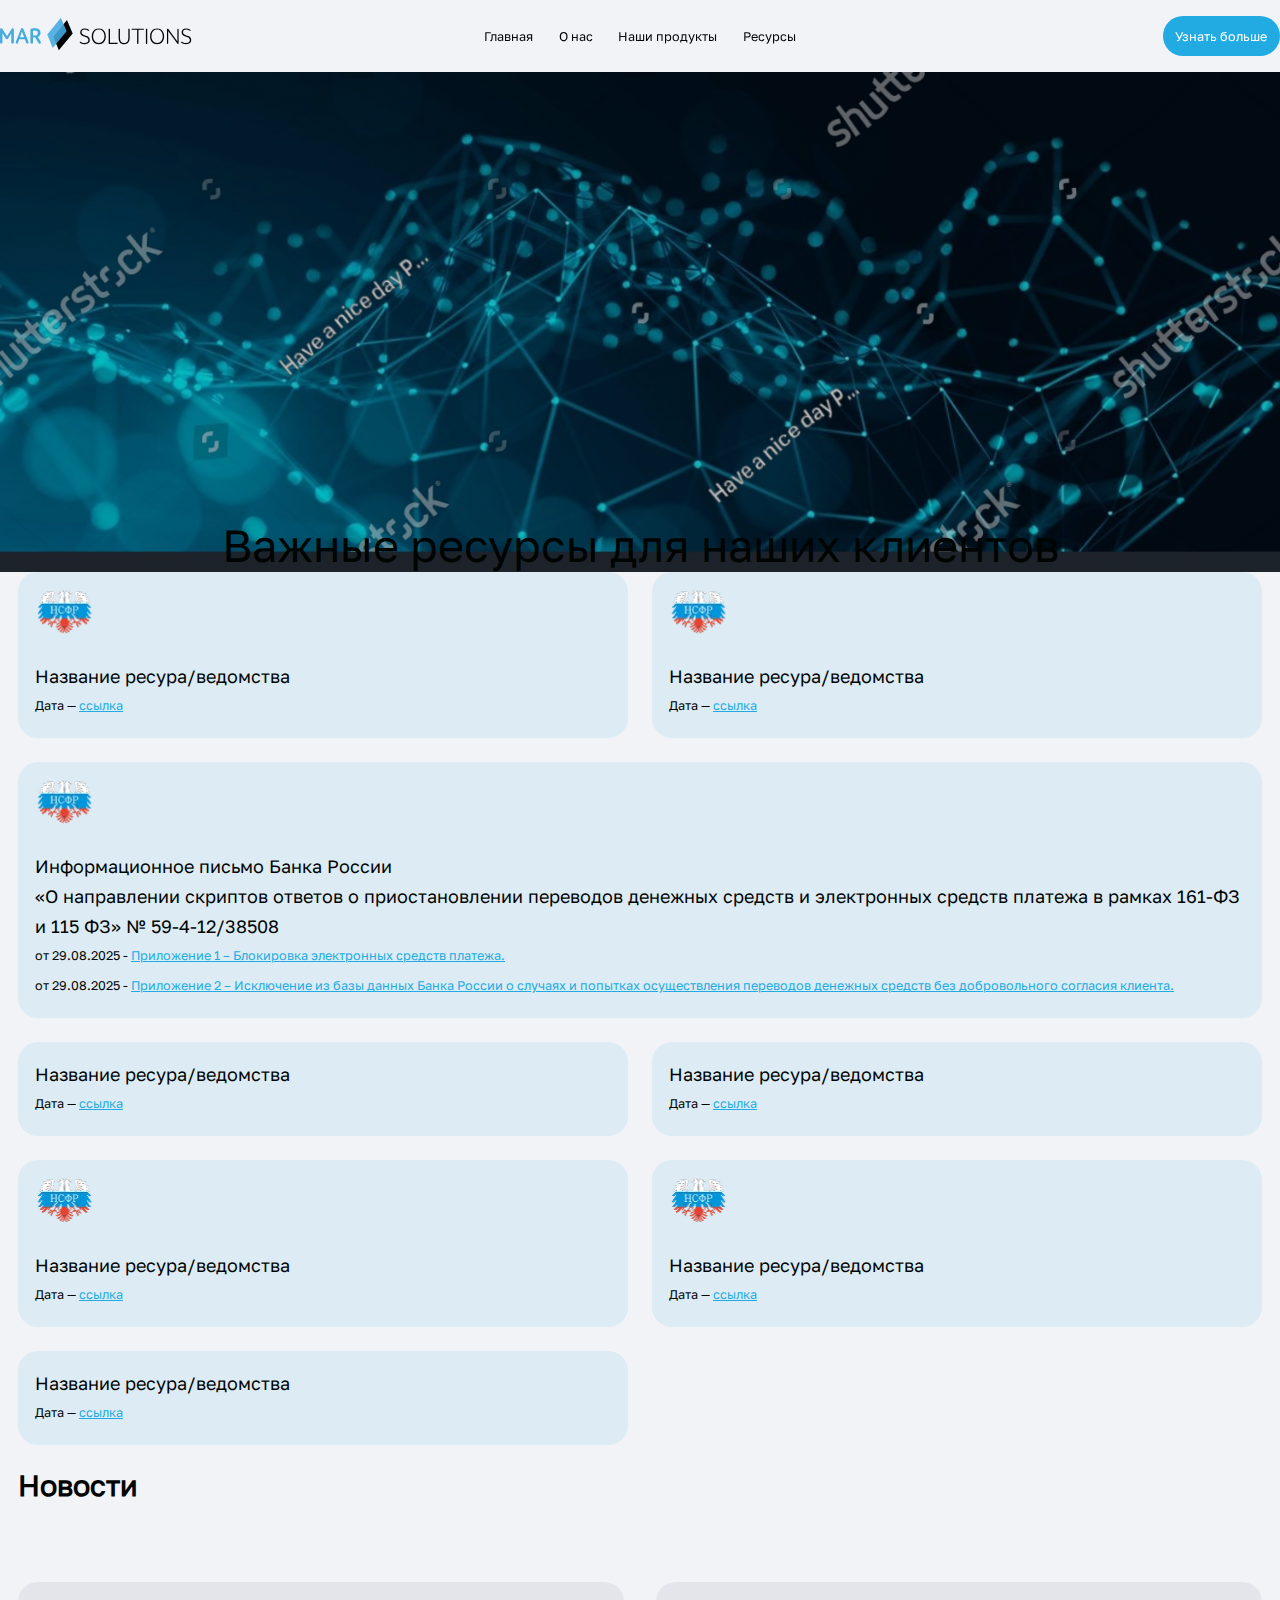
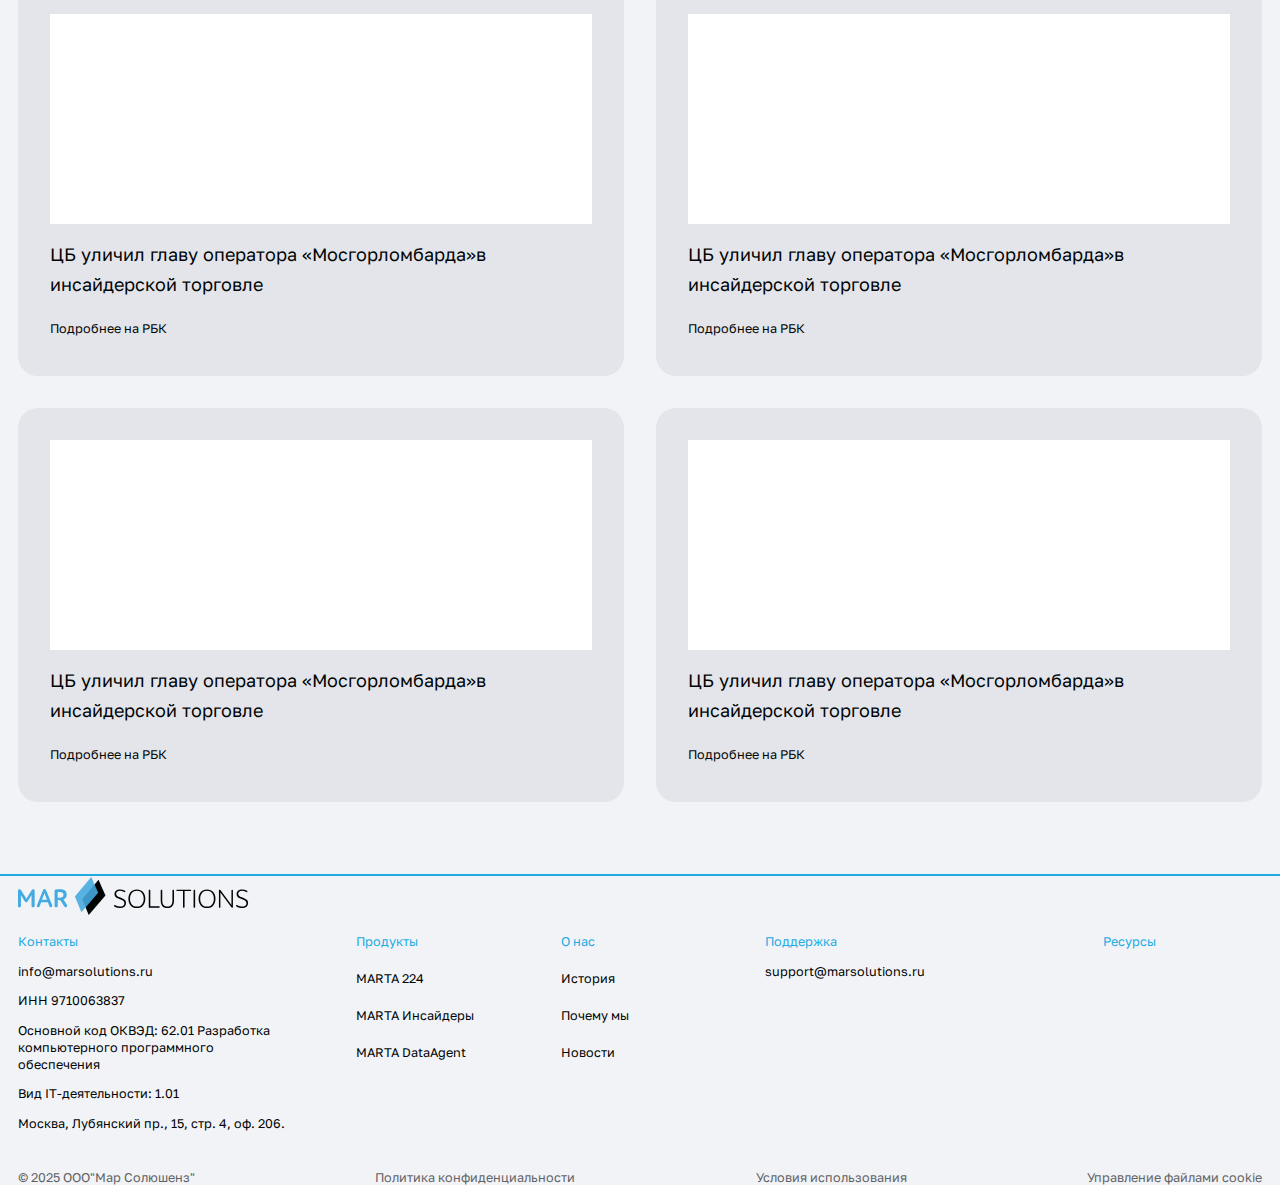
<file: resources.html>
<!DOCTYPE html>
<html lang="en">
<head>
    <meta charset="UTF-8">
    <meta name="viewport" content="width=device-width, initial-scale=1.0">
    <title>Mar Solutions</title>
    <link rel="stylesheet" href="assets/css/base/typography.css">
    <link rel="stylesheet" href="assets/css/base/reset.css">
    <link rel="stylesheet" href="assets/css/base/variables.css">
    <link rel="stylesheet" href="assets/css/components/buttons.css">
    <link rel="stylesheet" href="assets/css/components/menu.css">
    <link rel="stylesheet" href="assets/css/components/cards.css">
    <link rel="stylesheet" href="assets/css/components/divider.css">
    <link rel="stylesheet" href="assets/css/layout/container.css">
    <link rel="stylesheet" href="assets/css/layout/footer.css">
    <link rel="stylesheet" href="assets/css/layout/header.css">
    <link rel="stylesheet" href="assets/css/layout/grid.css">
    <link rel="stylesheet" href="assets/css/utilities/sapcing.css">
    <link rel="stylesheet" href="assets/css/utilities/theme_colors.css">
    <link rel="stylesheet" href="assets/css/pages/resources-page.css">
    <link rel="stylesheet" href="assets/css/components/carousel.css">
    <link rel="shortcut icon" href="assets/img/favicon.svg" type="image/x-icon">


</head>
<body>
    <header>

        <nav class="container wptb" role="navigation">
            <a href=""><img class="logo-theme-dark" src="assets/img/mar_solutions_logo_dark.svg" alt=""><img class="logo-theme-light" src="assets/img/mar_solutions_logo_light.svg" alt=""></a>
            
            <div class="layer" aria-hidden="true" role="presentation" tabindex="-1"></div>
                
            <ul class="menu">
                <li><label for="menuCheckbox" ><a href="index.html">Главная</a></label></li>
                <li><label for="menuCheckbox"> <a href="about.html">О нас</a></label></li>  
                <li><label for="menuCheckbox"><a href="products.html">Наши продукты</a></label></li>
                <li><label for="menuCheckbox"><a href="resources.html">Ресурсы</a></label></li>
                <li class="mobile-menu-button">
                    <a href="" class="primery-btn small-txt">Узнать больше</a>
                </li>
            </ul>

            <div id="menuToggle">
                <input type="checkbox" id="menuCheckbox" />
                <span></span>
                <span></span>
                <span></span>
            </div>

            <div class="desc-menu-button">
                <a href="" class="primery-btn small-txt ">Узнать больше</a>
            </div>

            
        </nav>

        <section class="second-hero-info">
            
            <div class="container">
                <h1>Важные ресурсы для наших клиентов</h1>
            </div>
        </section>

    </header>
    <main>
        <section class="resources container row">
            <article class="resource-card col-12 col-xl-6 col-xxl-6">
                <img src="assets/img/nsfr.webp" alt="">
                <p >Название ресура/ведомства</p>
                <p class="small-txt">Дата — <a href="">ссылка</a> </p>
            </article>

            <article class="resource-card col-12 col-xl-6 col-xxl-6">
                <img src="assets/img/nsfr.webp" alt="">
                <p >Название ресура/ведомства</p>
                <p class="small-txt">Дата — <a href="">ссылка</a> </p>
            </article>

            <article class="resource-card col-12">
                <img src="assets/img/nsfr.webp" alt="">
                <p >Информационное письмо Банка России <br>«О направлении скриптов ответов о приостановлении переводов денежных средств и электронных средств платежа в рамках 161-ФЗ <br> и 115 ФЗ» № 59-4-12/38508</p>
                <p class="small-txt">от 29.08.2025 - <a href="">Приложение 1 – Блокировка электронных средств платежа.</a> </p>
                <p class="small-txt">от 29.08.2025 - <a href="">Приложение 2 – Исключение из базы данных Банка России о случаях и попытках осуществления переводов денежных средств без добровольного согласия клиента.</a> </p>
            </article>

            <article class="resource-card col-12 col-xl-6 col-xxl-6">
                <p >Название ресура/ведомства</p>
                <p class="small-txt">Дата — <a href="">ссылка</a> </p>
            </article>

            <article class="resource-card col-12 col-xl-6 col-xxl-6">
                <p >Название ресура/ведомства</p>
                <p class="small-txt">Дата — <a href="">ссылка</a> </p>
            </article>

            <article class="resource-card col-12 col-xl-6 col-xxl-6">
                <img src="assets/img/nsfr.webp" alt="">
                <p >Название ресура/ведомства</p>
                <p class="small-txt">Дата — <a href="">ссылка</a> </p>
            </article>

            <article class="resource-card col-12 col-xl-6 col-xxl-6">
                <img src="assets/img/nsfr.webp" alt="">
                <p >Название ресура/ведомства</p>
                <p class="small-txt">Дата — <a href="">ссылка</a> </p>
            </article>

            <article class="resource-card col-12 col-xl-6 col-xxl-6">
                <p >Название ресура/ведомства</p>
                <p class="small-txt">Дата — <a href="">ссылка</a> </p>
            </article>

        </section>

        <section class="news container gap-5 pb72">
            <h2 class="center">Новости</h2>
            <div class="news-wrapper row gap-3">
                 <article class="carousel-card col-12 col-xl-6">
                    <div class="news-img"></div>
                    <p>ЦБ уличил главу оператора «Мосгорломбарда»в инсайдерской торговле</p>
                    <p class="small-txt">Подробнее на РБК</p>
                 </article>
                <article class="carousel-card col-12 col-xl-6">
                    <div class="news-img"></div>
                    <p>ЦБ уличил главу оператора «Мосгорломбарда»в инсайдерской торговле</p>
                    <p class="small-txt">Подробнее на РБК</p>
                 </article>
                <article class="carousel-card col-12 col-xl-6">
                    <div class="news-img"></div>
                    <p>ЦБ уличил главу оператора «Мосгорломбарда»в инсайдерской торговле</p>
                    <p class="small-txt">Подробнее на РБК</p>
                 </article>
                <article class="carousel-card col-12 col-xl-6">
                    <div class="news-img"></div>
                    <p>ЦБ уличил главу оператора «Мосгорломбарда»в инсайдерской торговле</p>
                    <p class="small-txt">Подробнее на РБК</p>
                 </article>
            </div>
           
        </section>
    </main>


    <div class="divider">
        <hr>
    </div>
    

    <footer class="container">
         <a href=""><img class="logo-theme-dark" src="assets/img/mar_solutions_logo_dark.svg" alt=""><img class="logo-theme-light" src="assets/img/mar_solutions_logo_light.svg" alt=""></a>
        <section>
            <article class="footer-info col-4">
                <p class="accent-color small-txt left">
                    Контакты
                </p>
                <p class="small-txt">
                    info@marsolutions.ru
                </p>
                <p class="small-txt">
                    ИНН 9710063837
                </p>
                <p class="small-txt">
                    Основной код ОКВЭД:
                    62.01 Разработка компьютерного программного обеспечения
                </p>
                <p class="small-txt">
                    Вид IT-деятельности: 1.01 
                </p>
                <p class="small-txt">
                    Москва, Лубянский пр., 15, стр. 4, оф. 206.
                </p>
                <div class="social-links">
                    <a href="#">
                        <svg width="22" height="13" viewBox="0 0 22 13" fill="none">
                            <path d="M21.8235 11.5552C21.5282 11.0239 19.9229 9.3078 19.5773 8.97865C19.1069 8.53053 18.1709 7.87887 18.4884 7.1118C18.58 6.87516 18.9241 6.3754 19.5199 5.61186C19.8332 5.2072 20.0814 4.88289 20.2647 4.63855C21.5866 2.8826 22.0354 1.55539 21.9245 1.27037C21.8136 0.985337 21.4516 0.940142 20.9228 0.940142L17.5263 0.962923C17.0708 0.962923 16.9071 1.13016 16.8045 1.38679C16.4451 2.31053 16.0366 3.16937 15.5781 3.96328C15.2954 4.43668 15.0357 4.84695 14.7986 5.19433C14.5618 5.54159 14.3632 5.79744 14.2029 5.96144C13.6608 6.51568 13.0129 6.71205 12.8848 5.70944C12.8621 5.52992 12.8486 5.3755 12.8447 5.24567C12.8411 5.116 12.8428 4.93258 12.8505 4.69594C12.8585 4.45918 12.8621 4.29899 12.8621 4.215C12.8621 3.92486 12.8677 3.60996 12.8791 3.27024C12.8906 2.93053 12.9 2.66136 12.9078 2.46306C12.9156 2.26456 12.9192 2.05456 12.9192 1.83316C12.9192 1.61176 12.9057 1.43813 12.8791 1.31211C12.8527 1.18625 12.8123 1.06408 12.759 0.945636C12.7055 0.827316 12.627 0.735789 12.5241 0.670813C12.421 0.605917 12.2928 0.554418 12.1402 0.516155C11.7352 0.424587 11.2195 0.375053 10.5929 0.367352C9.1719 0.352111 8.25882 0.443799 7.85389 0.642296C7.69344 0.726163 7.54826 0.840752 7.41844 0.985704C7.28088 1.15372 7.26169 1.24541 7.361 1.26049C8.10967 1.37255 8.4206 1.73998 8.56445 2.41714C8.78479 3.45592 8.721 4.56959 8.55867 5.6119C8.4668 6.20178 8.17237 6.81975 7.51 6.35615C7.35727 6.24922 7.19875 6.10235 7.03446 5.91528C6.87016 5.72817 6.68488 5.46671 6.47851 5.13084C5.77333 3.98221 5.15776 2.74208 4.65646 1.48923C4.53126 1.16049 4.18311 0.916718 3.87717 0.916718L0.737025 0.9395C0.416142 0.9395 0.19842 1.01214 0.0837791 1.15721L0.0378986 1.22583C0.0149784 1.26406 0.00341797 1.3251 0.00341797 1.40913C0.00341797 1.49312 0.0263382 1.5962 0.0722187 1.71825C0.530623 2.79476 1.02913 3.83297 1.56773 4.83303C2.10634 5.8331 2.57437 6.63868 2.97156 7.24905C3.36883 7.85986 3.77377 8.43634 4.18637 8.97821C4.59898 9.52027 4.87209 9.86765 5.00572 10.0203C5.13951 10.1732 5.2446 10.2875 5.32098 10.3638L5.60755 10.6386C5.79091 10.8218 6.06017 11.0413 6.41545 11.297C6.77082 11.5528 7.16423 11.8047 7.5959 12.053C8.02765 12.301 8.52993 12.5033 9.10302 12.6597C9.67602 12.8163 10.2337 12.8792 10.7762 12.8489H12.0942C12.3615 12.8258 12.564 12.7418 12.7016 12.5969L12.7472 12.5395C12.7779 12.4939 12.8066 12.4231 12.8331 12.3279C12.8599 12.2324 12.8732 12.1273 12.8732 12.013C12.8654 11.6848 12.8904 11.389 12.9476 11.1256C13.0047 10.8623 13.0698 10.6638 13.1426 10.5302C13.4145 10.0313 13.8024 9.78773 14.3232 10.164C14.5715 10.3434 14.8044 10.5649 15.0223 10.8282C15.2401 11.0917 15.5017 11.3873 15.8073 11.7155C16.2562 12.1976 16.8916 12.8379 17.6039 12.8379C18.2804 12.8379 19.9143 12.8665 21.0102 12.8494C21.5911 12.8494 21.9114 12.6197 21.9728 12.3912C22.0451 12.1216 21.9665 11.7915 21.8235 11.5552Z">
                        </svg>
                    </a>
                    <a href="#">
                        <svg width="12" height="21" viewBox="0 0 12 21" fill="none" >
                            <path d="M8.08992 15.1393C9.14196 14.8998 10.1549 14.4831 11.0872 13.8972C11.7929 13.4519 12.0065 12.5197 11.5611 11.8113C11.1158 11.103 10.1836 10.8895 9.47528 11.3348C7.36078 12.6655 4.63952 12.6629 2.52502 11.3348C1.81674 10.8895 0.884451 11.103 0.439155 11.8113C-0.00614117 12.517 0.207393 13.4519 0.913096 13.8972C1.84535 14.4831 2.85834 14.8998 3.91038 15.1393L1.02768 18.0247C0.436577 18.6158 0.436577 19.5715 1.02768 20.1626C1.32454 20.4569 1.70994 20.6053 2.09534 20.6053C2.48335 20.6053 2.86875 20.4569 3.16564 20.1626L6.00145 17.3268L8.83729 20.1626C9.42841 20.7537 10.3841 20.7537 10.9752 20.1626C11.5664 19.5715 11.5664 18.6132 10.9752 18.0247L8.08992 15.1393ZM6.00145 3.6319C7.18112 3.6319 8.13942 4.5902 8.13942 5.76985C8.13942 6.9469 7.18112 7.9052 6.00145 7.9052C4.82444 7.9052 3.86351 6.9469 3.86351 5.76985C3.86351 4.5902 4.82444 3.6319 6.00145 3.6319ZM6.00145 10.9285C8.84773 10.9285 11.1627 8.61351 11.1627 5.76983C11.1627 2.92099 8.84773 0.605957 6.00145 0.605957C3.1552 0.605957 0.840208 2.92099 0.840208 5.76725C0.840208 8.61351 3.1552 10.9285 6.00145 10.9285Z">
                        </svg>

                    </a>
                    <a href="#">
                        <svg width="18" height="16" viewBox="0 0 18 16" fill="none">
                            <path d="M7.55317 9.55187C7.30042 9.77882 7.32 10.1807 7.5936 10.382L13.7329 14.8989C14.4919 15.3219 15.0266 15.0992 15.2314 14.2007L17.9478 1.47192C18.1886 0.349934 17.5428 -0.089559 16.8033 0.185686L0.836108 6.29884C-0.253624 6.72183 -0.237124 7.32932 0.650861 7.60456L4.26342 8.72822C4.56155 8.82095 4.88529 8.77903 5.14996 8.61342L14.2151 2.94114C14.6614 2.64565 15.0671 2.80914 14.7334 3.10464L7.55317 9.55187Z">
                        </svg>
                    </a>
                    <a href="#">
                        <svg width="20" height="21" viewBox="0 0 20 21" fill="none">
                            <path d="M13.0116 10.6028C13.0116 12.2637 11.6641 13.6113 10.0031 13.6113C8.34221 13.6113 6.99467 12.2637 6.99467 10.6028C6.99467 8.9419 8.34221 7.59436 10.0031 7.59436C11.6641 7.59436 13.0116 8.94817 13.0116 10.6028ZM10.0031 0.605957C4.48762 0.605957 0 5.09358 0 10.6091C0 16.1246 4.48762 20.606 10.0031 20.606C12.0213 20.606 13.9705 20.0043 15.6377 18.8636L15.6691 18.8448L14.3215 17.2778L14.2965 17.2904C13.0116 18.1114 11.5324 18.5502 10.0031 18.5502C5.62206 18.5502 2.05578 14.9839 2.05578 10.6028C2.05578 6.22175 5.62206 2.65547 10.0031 2.65547C14.3842 2.65547 17.9505 6.22175 17.9505 10.6028C17.9505 11.1732 17.8878 11.7435 17.7625 12.3139C17.5117 13.348 16.791 13.6614 16.2457 13.6176C15.7004 13.5737 15.0611 13.1851 15.0548 12.2324V10.6028C15.0548 7.81373 12.786 5.54485 9.99686 5.54485C7.20777 5.54485 4.93889 7.81373 4.93889 10.6028C4.93889 13.3919 7.20777 15.6608 9.99686 15.6608C11.3507 15.6608 12.623 15.1281 13.5819 14.1691C14.1398 15.034 15.0486 15.5793 16.0827 15.6608C16.1705 15.6671 16.2645 15.6733 16.3522 15.6733C17.0793 15.6733 17.8001 15.4289 18.3829 14.9902C18.9846 14.5326 19.4296 13.8745 19.6741 13.0848C19.7117 12.9595 19.7869 12.6649 19.7869 12.6649V12.6523C19.9311 12.0193 20 11.3863 20 10.6028C20.0063 5.09358 15.5186 0.605957 10.0031 0.605957Z">
                        </svg>
                    </a>
                </div>
            </article>
            <article class="footer-info col-2">
                <p class="small-txt accent-color left">Продукты</p>
                <p><a href="#"class="small-txt">MARTA 224</a></p>
                <p><a href="#"class="small-txt">MARTA Инсайдеры</a></p>
                <p><a href="#"class="small-txt">MARTA DataAgent</a></p>
            </article>
            <article class="footer-info col-2 ">
                <p class="small-txt accent-color left">О нас</p>
                <p><a href="#"class="small-txt">История</a></p>
                <p><a href="#"class="small-txt">Почему мы</a></p>
                <p><a href="#"class="small-txt">Новости</a></p>
            </article>
            <article class="footer-info col-2">
                <p class="small-txt accent-color left">Поддержка</p>
                <p class="small-txt">support@marsolutions.ru</p>
            </article>
            <article class="footer-info col-2">
                <p class="small-txt accent-color left">Ресурсы</p>
            </article>
        </section>
        <div class="conditions">
            <a class="small-txt" href="">© 2025 ООО"Мар Солюшенз"</a>
            <a class="small-txt" href="">Политика конфиденциальности</a>
            <a class="small-txt" href="">Условия использования</a>
            <a class="small-txt" href="">Управление файлами cookie</a>
        </div>
    </footer>
    <script src="assets/js/menu.js"></script>
</body>
</html>
</file>
<file: assets/css/base/typography.css>
html{
    font-size: 18px;
}
@font-face {
    font-family:"Golos";
    src: url(../../font/GolosText-Regular.ttf);
    font-weight: 400;
}
h1{
    color: var(--text-primery);
    font-size: 2.5rem;
    font-weight: 400;
    margin-inline: 15rem;
}
h2,h3{
    color: var(--text-primery);
    font-size: 1.6rem;
}
p{
    color: var(--text-primery);
    font-size: 1rem;
    line-height: 30px;
}
.small-txt{font-size: 0.7rem;}

@media(max-width:390px){
    .small-mobile-txt{font-size: 0.7rem;}
}
</file>
<file: assets/css/base/variables.css>
:root{
  --container-max: 1440px;
  --gutter: 16px;
  --nav-h:72px;
  --hero-min:320px;
  --hero-max:1000px
}
</file>
<file: assets/css/components/buttons.css>
.primery-btn{
    display: inline-block;
    background-color: var(--bg-primery-btn);
    border-radius:100px;
    padding: 1em;
    max-width: 500px;
    transition: box-shadow .3s ease, transform .2s ease-out;
    text-decoration: none;
    color:white;
    text-align: center;
}
.desc-width{
    width: 209px;
}
.secondary-btn{
    text-align: center;
    background-color: var(--bg-secondary-btn);
    border-bottom:2px solid #67717E;
    color: var(--text-primery);
    display: inline-block;
    border-radius:100px;
    padding: 1em;
    max-width: 500px;
    text-decoration: none;
        transition: box-shadow .3s ease,
                    transform .2s ease-out,
                    color .3 ease,
                    border-color ease;
}

.hero-buttons-container{
    display: flex;
    justify-content: center;
    flex-wrap: wrap;
    gap: 24px;
}

@media(hover:hover) and (pointer:fine){
    .primery-btn:hover{
        box-shadow: 0 0 15px #44ABE1;
    }
    .secondary-btn:hover{
        box-shadow: none;
    }
}
.primery-btn:active{
    box-shadow: inset 0 0 8px #060f14;
    color: #e0e0e0;
}
.secondary-btn:active{
    box-shadow: inset 0 0 8px #0000007a;
    color: color-mix(in srgb, var(--text-primery) 50%, transparent);
    border-color: transparent;
}
@media(max-width:500px){
    .desc-width{
        width: 100%;
    }
}
</file>
<file: assets/css/components/menu.css>
.menu{
    display: flex;
    justify-content: space-between;
    align-items: center;
    list-style: none;
    padding: 0;
    gap:clamp(12px,2vw,40px);
}
header > nav.container{
    position: fixed;  
    top: 0; left: 0; right: 0;
    z-index: 10;
    transition: transform .24s ease;
    will-change: transform;
    width: 100%;
    max-width: none; 
    display: flex;
    justify-content: space-between;
    align-items: center;
    background-color: var(--bg);
    height: var(--nav-h);
}
.menu>li{
    font-size: 0.7rem;
}
nav>a{
  width: 15%;
}
nav img{
  width: 100%;
}
nav a{
    color: var(--text-primery);
    text-decoration: none;
}



.mobile-menu-button{
    display: none;
}
#menuToggle{
    display: none;
}
.layer{
  display: none;
}
@media(max-width:500px){
  nav>a{
  width: 55%;
}
    .mobile-menu-button{
        display: inline;
    }  
    .desc-menu-button{
        display: none;
    } 
    .layer {
        position: absolute;
        display: block;
        width: 100vw;
        height: 88px;
        background-color: var(--bg);
        z-index: 2;
        margin-left: -1rem;
    }
#menuToggle
{
  display: block; 
  position: relative;
  -webkit-user-select: none;
  user-select: none;
  background-color: #44ABE1;
  padding: 13px 16px 12px 17px;
  border-radius: 100px;
  box-shadow: 0 0 15px #44ABE1;
    z-index: 3;
}

#menuToggle input
{
  display: block;
  width: 40px;
  height: 32px;
  position: absolute;
  cursor: pointer;
  opacity: 0; 
  -webkit-touch-callout: none;
  right: 10px;
  bottom: 8px;
  z-index: 4;
} 
nav img{
  position: relative;
  z-index: 3;
}

#menuToggle span
{
  display: block;
  width: 33px;
  height: 4px;
  margin-bottom: 5px;
  position: relative;
  background: #ffffff;
  border-radius: 3px;
  transform-origin: 4px 0px;
  transition: transform 0.5s cubic-bezier(0.77,0.2,0.05,1.0),
              opacity 0.55s ease;
}
#menuToggle span:first-of-type
{
  transform-origin: 0% 0%;
}
#menuToggle span:last-child
{
  transform-origin: 0% 100%;
}
#menuToggle input:checked ~ span:first-of-type
{
  transform: rotate(45deg) translate(4px, -6px);
}
#menuToggle input:checked ~ span:nth-child(3){   /* средняя полоса */
  opacity:0;
  transform:scaleX(0);
}
#menuToggle input:checked ~ span:last-child
{
  transform: rotate(-45deg) translate(3px, 6px);
}
nav{
  position: relative;
  padding: 1rem 0;
  height: auto;
  font-size: 1rem;
}
.menu{
  position: absolute;
  width: 100vw;
  left:-1rem;
  padding: 1.7em;
  margin: 0;
  background: var(--bg);
  list-style-type: none;
  -webkit-font-smoothing: antialiased;
  transform-origin: 0% 0%;
  transform: translate(0, -45%);
  transition: transform 0.5s cubic-bezier(0.77,0.2,0.05,1.0);
  flex-direction: column;
  align-items: start;
  z-index: 1;
}
.menu>li{
  margin-bottom: .45rem;
}
.menu:has(+ #menuToggle > #menuCheckbox:checked){
  transform: translate(0, 55%);
}
}
@media (max-width: 500px) {

  header > nav.container {
    margin-inline: 1rem;  
    transform: none !important;
    width: auto;
    padding-top: 0;
    padding-bottom: 0;
  }
}
@media (min-width: 501px) {
  header > nav.container .menu{
    position: absolute;
    left: 50%;
    top: 50%;
    transform: translate(-50%, -50%);  
    width: auto;                     
    margin: 0;
    background: transparent;            
    display: flex;
    align-items: center;
    justify-content: center;           
    gap: clamp(12px, 2vw, 40px);
    z-index: 2;                        
  }
  header > nav.container.nav--hidden {
    transform: translateY(-100%);
  }
}
</file>
<file: assets/css/components/cards.css>
.carousel-item {
    width: 100%;
    text-align: center;
  }
  .carousel-item>img{
    width: 50%;
  } 
  .carousel-item:nth-child(1)>img{
    width: 219px;
  }
  .carousel-item:nth-child(2)>img{
    width: 256px;
  }
  .carousel-item:nth-child(3)>img{
    width: 119px;
  }
  .carousel-item:nth-child(4)>img{
    width: 159px;
  }
  .carousel-item:nth-child(5)>img{
    width: 164px;
  }
  .carousel-item:nth-child(6)>img{
    width: 60px;
  }

  .review{  
    box-sizing: border-box;
    block-size: 381px;
    inline-size: var(--w, 387px);
    flex: 0 0 var(--w, 387px); 
    min-inline-size: 387px;
    max-inline-size: 600px;
    display: flex;
    flex-direction: column;
    justify-content: space-between;   
    padding: 32px;
    border-radius: 16px;            
    background: var(--card-carousel-bg);
    transition: transform .28s ease, opacity .28s ease;
    transform-origin: center center;
    will-change: transform;
  }
  .review[data-state="past"],
  .review[data-state="current"]{
    transform: scale(1);
    opacity: 1;
  }
  .review[data-state="future"]{
    --future-scale: 0.9;
    transform: scale(var(--future-scale));
  }
.review__logo img{ height: 32px; }

.carousel-card{
    max-width:336px;
    padding:32px; 
    border-radius:20px; 
    background:var(--card-carousel-bg);
    display: flex;
    flex-direction: column;
    gap: 15px;

  }
  .carousel-card>img{
    width: 100%;
  }
  .carousel-card>*{
    margin: 0;
  }
.resource-card{
    padding: 16px;
    background-color: #22ABE21A;
    border-radius: 20px;
    border:1px solid transparent ;
    transition: border-color 0.3s ease;
}
.resource-card>p{
    margin: 0;
}
  .resource-card>img{
    width: 60px;
    margin-bottom: 20px;
  }
  .resource-card a{
    color: #22ABE2;
  }

    .slider-card{
    margin: auto;
    width: 70%;
    padding: 12px;
    text-align: left;
    border-radius: 12px;
    display: flex;
    align-items: center;
    background:var(--card-carousel-bg);
    align-items: center;
    gap: 24px;
    will-change: transform;
    scroll-snap-align: center;
    scroll-snap-stop: always;  
    transition: 0.3s;
    border: none;
    outline: none;
  }
  .slider-card>p{
    margin: 0;
  }
  .slider-card>img{
    width: 32px;
  }
  .active>img{
    width: 48px;
  }
  .active>p{
    font-size: 27px;
    line-height: 45px;
  }
  .active{
    width: 100%;
    padding: 20px;
    border-radius: 20px;
  }
.news-img{
  width: 100%;
  height: 210px;
  background-color: white;
}
@media(max-width: 1024px){
  .slider-card{
    padding: 10px;
    border-radius: 10px;
  }
  .active{
     padding: 10px;
     border-radius: 15px;
  }
  .slider-card>p{
    font-size: 14px;
    line-height: 24px;
  }
  .active>p{
    font-size: 22px;   
    line-height: 37px;
  }
  .slider-card>img{
    width: 26px;
  }
  .active>img{
    width: 39px;
  }
}
@media (max-width: 768px){
  .review{
    block-size: auto;                 
    inline-size: 100%;
    min-inline-size: 100%;
    max-inline-size: 100%;
    overflow: visible;                
    word-break: break-word;           
  }
  .reviews__viewport{
    overflow-x: auto; 
    overflow-x: auto;
    overflow-y: visible;
    touch-action: pan-y; 
}
.review, .review *{
  user-select: none;
  -webkit-user-select: none;
}
}

@media(max-width:500px){
  .slider-card{
      border-radius: 5px;
  }
  .active{
    border-radius: 7px;
  }
  .slider-card>p{
    font-size: 6px;
    line-height: 6px;
  }
  .active>p{
    font-size: 10px;
    line-height: 16px;
  }
  .slider-card>img{
    width: 11px;
  }
  .active>img{
    width: 17px;
  }
  .carousel-card{
    max-width: 100%;
  }

}

@media(hover:hover) and (pointer: fine){
    .resource-card:hover{
        border: 1px solid #22ABE2;
    }
}

@media (prefers-reduced-motion: reduce){
  .review{ transition:none; }
}
</file>
<file: assets/css/components/divider.css>
hr{
  border: solid 1px var(--bg-primery-btn);
  margin: 0;
}
</file>
<file: assets/css/components/slider.css>
.news,.reviews__viewport{
    display: grid;
    gap: var(--gutter);
      -webkit-mask-image: linear-gradient(to right,
      transparent 0,
      var(--bg) var(--fade),
      var(--bg) calc(100% - var(--fade)),
      transparent 100%
      );
    
      mask-image: linear-gradient(to right,
      transparent 0,
      var(--bg) var(--fade),
      var(--bg) calc(100% - var(--fade)),
      transparent 100%
      );
    }
    .reviews{
      position: relative;
      display: grid;
      gap: var(--gutter);
    }
    
    
    .reviews__viewport{
      position: relative;
      overflow-x: auto;              
      overflow-y: hidden;
      -webkit-overflow-scrolling: touch;
      scrollbar-width: none;        
      block-size: auto;  
    }
    .reviews__viewport::-webkit-scrollbar{ display:none;   scroll-snap-type: none !important;}
    .reviews__viewport{
      cursor: grab;
      user-select: none;
    }
    .reviews__viewport.is-dragging{
      cursor: grabbing;
    }
    
    
    .reviews__rail{
      display:flex;
      gap:var(--gutter);
      margin:0;
      list-style:none;
      overflow: hidden;
      padding-inline: var(--edge-left, 1rem) var(--edge-right, 1rem);
      inline-size: max-content;   
    }
  .news-wrapper{
    display: grid;
    grid-auto-flow: column;
    grid-auto-columns: 336px; 
    overflow-x: auto;
    gap: var(--gutter);
    scrollbar-width: none;      
    -ms-overflow-style: none;
    cursor: grab; 
    user-select: none;
    touch-action: pan-y;
    overscroll-behavior: auto;
  }
  .news-wrapper::-webkit-scrollbar{ display:none; }
  .news-wrapper.grabbing{ cursor: grabbing; user-select: none; }
  .news-wrapper>.carousel-card a{
    text-decoration: none;
    color: var(--text-primery);
  }

  .picker{
    scroll-snap-type: y mandatory;   
    overscroll-behavior: contain;   
    overscroll-behavior: auto;  
    touch-action: pan-y;  
    scroll-padding-block: var(--spacer);
    position: relative;
    height: 500px;
    overflow-y: auto;
    scroll-snap-type: y proximity;
    display: grid;
    gap: 21px;
    padding: 24px 0;
    isolation: isolate;  
    --spacer: 200px;                
    scroll-snap-type: y proximity;
    scroll-padding-block: var(--spacer); 
    overflow-y: hidden;           
  }
  
  .picker::before,
    .picker::after{
  content: "";
  height: var(--spacer);
  display: block;    
  flex: 0 0 auto;     
  pointer-events: none;
}

  #picker{

    -webkit-mask-image: linear-gradient(
      to bottom,
      rgba(0,0,0,0) 0%,
      rgba(0,0,0,1) 10%,
      rgba(0,0,0,1) 90%,
      rgba(0,0,0,0) 100%
    );

    mask-image: linear-gradient(
      to bottom,
      rgba(0,0,0,0) 0%,
      rgba(0,0,0,1) 10%,
      rgba(0,0,0,1) 90%,
      rgba(0,0,0,0) 100%
    );
  }



    
  @media (max-width: 520px){
    .picker{ 
        height: 200px;; 
        gap: 12px; 
        padding: 18px 6px; }

  }
    @media(max-width:500px){
      .news-wrapper{
        grid-auto-flow: row;          
        grid-template-columns: 1fr;  
        grid-auto-columns: unset; 
        overflow: visible; 
      }
      .reviews__viewport{
        -webkit-mask-image: none;
        mask-image:none;
      }
      .reviews{
        gap: 56px;
      }
    }
</file>
<file: assets/css/layout/container.css>
.container{
  width: min(100% - 2rem, var(--container-max));
  margin-inline: auto;
}
</file>
<file: assets/css/layout/footer.css>
footer>section{
    display: flex;
    justify-content: space-between;
    flex-wrap: wrap;
}
footer section article:nth-child(1){
    width: 270px;
}
footer section article:nth-child(2){
    width: 136px;
}
footer section article:nth-child(3){
    width: 136px;
}
footer section article:nth-child(4){
    width: 270px;
}
footer section article:nth-child(5){
    width: 159px;
}
.footer-info>p{
    line-height: 17px;
}
.footer-info a{
    text-decoration: none;
    color: var(--text-primery);
}
.conditions{
    display: flex;
    justify-content: space-between;
    flex-wrap: wrap;
}
.conditions>a{
    text-decoration: none;
    color: #616465;
}
@media(max-width:500px){
    footer section article:nth-child(1),
    footer section article:nth-child(2),
    footer section article:nth-child(3),
    footer section article:nth-child(4),
    footer section article:nth-child(5),
    .conditions>a
    {
        width: 100%;
    }
    footer>section{
        justify-content:start;
    }
}
</file>
<file: assets/css/layout/header.css>
.hero-content{
    overflow: hidden;
    position: relative;
}
.hero-content>video,.hero-content>img{
    width: 100%;
    position: absolute;
    top:-10%;
    object-fit: cover;
    inset: 0;
}
.hero-info-wrapper{
    position: relative;
    inset: 0;
    display: grid;
    align-content: start;
    padding-top: 7rem;
    margin-top:14rem;
    background: linear-gradient(
        0deg,
        var(--bg) 0%,
        color-mix(in srgb, var(--bg) 100%, transparent 0%) 70%,
        color-mix(in srgb, var(--bg) 00%, transparent 30%) 100%);
}

h1,h1+p{
    margin: 0;
}
.hero-info{
    text-align: center;
    max-width:876px;
    margin: auto;
    display: flex;
    flex-direction: column;
    gap: var(--gutter);
}
.fix-gradient{
    background: linear-gradient(
        0deg,
        var(--bg) 0%,
        color-mix(in srgb, var(--bg) 100%, transparent 0%) 40%,
        color-mix(in srgb, var(--bg) 00%, transparent 30%) 100%);
}
.second-hero-info{
    height: 500px;
    background: linear-gradient(0deg, rgba(0, 0, 0, 0.25), rgba(0, 0, 0, 0.25)), url(../../img/resources-hero-img.jpg);
    background-repeat: no-repeat;
    background-size: cover;
    display: flex;
    justify-content: center;
    align-items: end;
}
.second-hero-info h1{
    text-align: center;
}
.third-hero-info{
    height: 900px;
    background: linear-gradient(0deg, rgba(0, 0, 0, 0.25), rgba(0, 0, 0, 0.25)), url(../../img/operations-control-hero-img.png);
    background-size: cover;
    display: flex;
    justify-content: center;
    align-items: center;
    background-position: 0 30%;
}
.third-hero-info>.container{
    text-align: center;
    display: grid;
    gap: 60px;
}

@media(max-width:1440px){
    .hero-info-wrapper{
        padding-top: 10rem;
        margin-top:8rem;
    }
}
@media(max-width:972px){
    .hero-info-wrapper{
        padding-top: 3rem;
        margin-top:4rem;
    }
}
@media(max-width:600px){
    .hero-info-wrapper{
        padding-top: 7rem;
        margin-top:4rem;
    }
}
@media(max-width:500px){
    .hero-info{
        text-align: left;
        margin-inline: 1rem;
    }
    .second-hero-info h1{
    text-align:left;
}
    .third-hero-info {
        height: 350px;;
    }
}
</file>
<file: assets/css/layout/grid.css>
.row{
  display: grid;
  grid-template-columns: repeat(12, minmax(0, 1fr));
  gap: var(--gutter);
}

/* мобилка: всё во всю ширину */
[class^="col-"], [class*=" col-"]{ grid-column: span 12; }

/* шаги колонок */
.col-1{grid-column:span 1;} .col-2{grid-column:span 2;}
.col-3{grid-column:span 3;} .col-4{grid-column:span 4;}
.col-5{grid-column:span 5;} .col-6{grid-column:span 6;}
.col-7{grid-column:span 7;} .col-8{grid-column:span 8;}
.col-9{grid-column:span 9;} .col-10{grid-column:span 10;}
.col-11{grid-column:span 11;} .col-12{grid-column:span 12;}

/* брейки */
@media (min-width: 576px){
  .col-sm-1{grid-column:span 1;}  .col-sm-2{grid-column:span 2;}
  .col-sm-3{grid-column:span 3;}  .col-sm-4{grid-column:span 4;}
  .col-sm-5{grid-column:span 5;}  .col-sm-6{grid-column:span 6;}
  .col-sm-7{grid-column:span 7;}  .col-sm-8{grid-column:span 8;}
  .col-sm-9{grid-column:span 9;}  .col-sm-10{grid-column:span 10;}
  .col-sm-11{grid-column:span 11;} .col-sm-12{grid-column:span 12;}
}
@media (min-width: 768px){
  .col-md-1{grid-column:span 1;}  .col-md-2{grid-column:span 2;}
  .col-md-3{grid-column:span 3;}  .col-md-4{grid-column:span 4;}
  .col-md-5{grid-column:span 5;}  .col-md-6{grid-column:span 6;}
  .col-md-7{grid-column:span 7;}  .col-md-8{grid-column:span 8;}
  .col-md-9{grid-column:span 9;}  .col-md-10{grid-column:span 10;}
  .col-md-11{grid-column:span 11;} .col-md-12{grid-column:span 12;}
}
@media (min-width: 992px){
  .col-lg-1{grid-column:span 1;}  .col-lg-2{grid-column:span 2;}
  .col-lg-3{grid-column:span 3;}  .col-lg-4{grid-column:span 4;}
  .col-lg-5{grid-column:span 5;}  .col-lg-6{grid-column:span 6;}
  .col-lg-7{grid-column:span 7;}  .col-lg-8{grid-column:span 8;}
  .col-lg-9{grid-column:span 9;}  .col-lg-10{grid-column:span 10;}
  .col-lg-11{grid-column:span 11;} .col-lg-12{grid-column:span 12;}
}
@media (min-width: 1200px){
  .col-xl-1{grid-column:span 1;}  .col-xl-2{grid-column:span 2;}
  .col-xl-3{grid-column:span 3;}  .col-xl-4{grid-column:span 4;}
  .col-xl-5{grid-column:span 5;}  .col-xl-6{grid-column:span 6;}
  .col-xl-7{grid-column:span 7;}  .col-xl-8{grid-column:span 8;}
  .col-xl-9{grid-column:span 9;}  .col-xl-10{grid-column:span 10;}
  .col-xl-11{grid-column:span 11;} .col-xl-12{grid-column:span 12;}
}
@media (min-width: 1400px){
  .col-xxl-1{grid-column:span 1;}  .col-xxl-2{grid-column:span 2;}
  .col-xxl-3{grid-column:span 3;}  .col-xxl-4{grid-column:span 4;}
  .col-xxl-5{grid-column:span 5;}  .col-xxl-6{grid-column:span 6;}
  .col-xxl-7{grid-column:span 7;}  .col-xxl-8{grid-column:span 8;}
  .col-xxl-9{grid-column:span 9;}  .col-xxl-10{grid-column:span 10;}
  .col-xxl-11{grid-column:span 11;} .col-xxl-12{grid-column:span 12;}
}
</file>
<file: assets/css/layout/cta-section.css>
.main-cta{
    position: relative;
    overflow: hidden;
}
.main-cta>svg{
    position: relative;
    left: 50%;
    transform: translateX(-50%);
}
.main-cta-info{
    display: grid;
    gap: var(--gutter);
    max-width: 680px;
    left: 0; right: 0;
    margin: auto;
    position: absolute;
    top: 10%;
}

@media(max-width:1920px){
    .main-cta>svg{
        width: 1920px;
    }
}
@media(max-width:1440px){
    .main-cta{
        width: 100%;
    }
}
@media(max-width:500px){
    .main-cta{
        display: flex;
        flex-direction: column;
    }
    .main-cta-info{
        margin-inline: 1rem;
    }
    .main-cta-info,.main-cta>svg{
        position: static;
    }
    .main-cta>svg{
        width: 100%;
        transform: translateX(0);
        order: 1;
    }
    .main-cta-info>h2, 
    .main-cta-info>p{
        text-align: left;
    }
}
</file>
<file: assets/css/utilities/sapcing.css>
.gap-1{--gutter: 16px;}
.gap-2{--gutter: 18px;}
.gap-3{--gutter: 32px;}
.gap-4{--gutter: 48px;}
.gap-5{--gutter: 56px;}
.gap-6{--gutter: clamp(16px 4% 71px);}
.gap-6 { --gutter: min(4%, 71px); }
.dm{
    margin: 0;
}
.wpi{
    padding-inline: 0;
} 
.wptb{
    padding-top: 0;
    padding-bottom: 0;
    
}
.ptb1{
    padding-top: 32px;
    padding-bottom: 32px;
}
.pb72{
    padding-bottom:72px;
}
.ptb2{
    padding-top: 48px;
    padding-bottom: 48px;
} 
@media (max-width:1024px) {
    .order-1{
        order: -1;
    }
}
</file>
<file: assets/css/utilities/theme_colors.css>
:root{
    --text-primery:#000403;
    --bg:#F2F3F7;
    --bg-primery-btn:#22ABE2;
    --bg-secondary-btn:#c3c5c741;
    --stroke-secondary-btn:#67717E;
    --grad-cta-1: #2273AF;
    --grad-cta-2: #22ABE2;
    --grad-cta-3: #f2f3f700;
    --grad-cta-4: #f2f3f700;
    --card-carousel-bg:#b1afc134;
}

.bg-cta .g1{ stop-color: var(--grad-cta-1); }
.bg-cta .g2{ stop-color: var(--grad-cta-2); }
.bg-cta .g3{ stop-color: var(--grad-cta-3); }
.bg-cta .g4{ stop-color: var(--grad-cta-4); }
.accent-color{color: var(--bg-primery-btn);}
.logo-theme-dark{display: none;}
.logo-theme-light{display: inline;}

@media (prefers-color-scheme: dark){
  :root{
    --text-primery:#FFFFFF;
    --bg:#000403;
    --bg-secondary-btn:#c3c5c74e;
    --stroke-secondary-btn:#c3c5c7;
    --grad-cta-1: #02373D;
    --grad-cta-2: #02373D;
    --grad-cta-3: rgba(0,0,0,0);
    --grad-cta-4: rgba(0,0,0,0);
  }
  .logo-theme-dark{display: inline;}
  .logo-theme-light{display: none;}

}
</file>
<file: assets/css/pages/main-page-styles.css>
.container-info{
    display: flex;
    flex-direction: column;
    gap: var(--gutter);
}
.container-info>h2,.container-info>p{
    margin: 0;
}
.container-info>a{
    margin-top: 14px;
}
.container>img{
    width:100%;
}

@media(max-width:500px){
    .news{
        -webkit-mask-image: none;
        mask-image:none;
    }
}
</file>
<file: assets/css/components/carousel.css>
.carousel {
    margin: 0 auto;
    padding: 20px 0;
    overflow: hidden;
    display: flex;
    > * {
        flex: 0 0 100%;
    }
    &:hover .group {
        animation-play-state: paused;
      }
  }

  .card {
    width: 100%;
    color: white;
    border-radius: 24px;
    box-shadow: rgba(0, 0, 0, 10%) 5px 5px 20px 0;
    padding: 20px;
    font-size: xx-large;
    justify-content: center;
    align-items: center;
    min-height: 200px;

    &:nth-child(1) {
      background: #7958ff;
    }

    &:nth-child(2) {
      background: #5d34f2;
    }

    &:nth-child(3) {
      background: #4300da;
    }
  }
  .group {
    display: flex;
    gap: 20px;
    padding-right: 20px;
    will-change: transform; /* Мы должны быть добры к браузеру - пусть он знает, что мы будем анимировать. */
    animation: scrolling 10s linear infinite;
  }
  @keyframes scrolling {
    0% {
      transform: translateX(0);
    }
    100% {
      transform: translateX(-100%);
    }
  }
</file>
<file: assets/css/pages/operations-control.css>
.container-info{
    display: flex;
    flex-direction: column;
    gap: var(--gutter);
}
.container>img{
    width:100%;
}

.reverse:nth-child(3)>.container-info,
.reverse:nth-child(5)>.container-info{
    order: -1;
}
.reverse:nth-child(4)>.container-info{
    order: 1;
}
.steps-wrapper{
    gap: 24px;
}
.steps-wrapper>.carousel-card{
    max-width: 100%;
}
.steps-wrapper>.carousel-card>img{
    width: 100px;
}
.steps-wrapper>.carousel-card:last-child{
    display: flex;
    justify-content: center;
    background-color: var(--bg-primery-btn);
    transition: 0.3s;
}
.steps{
    display: grid;
    gap: var(--gutter);
}
.enter-txt{
    padding-top: 16vh;
    padding-bottom: 0;
    line-height: 30px;
}
@media(max-width:1024px){
    .enter-txt{
        padding-top: 60px;
        padding-bottom: 0;
    }
}
@media(max-width:1024px){
.reverse:nth-child(4)>.container-info{
    order: -1;
}
}
@media(hover:hover) and (pointer: fine){
    .steps-wrapper>.carousel-card:last-child:hover{
        box-shadow: 0 0 15px var(--bg-primery-btn);
    }
}
</file>
<file: assets/css/pages/product-page.css>
html, body { overflow-x: clip; }
@keyframes march { to { stroke-dashoffset: calc(-1 * var(--period)); } }
#Shape [id^="Full rotation"] ellipse{

  stroke-dashoffset: 0;
  animation: march linear infinite;
}

.container>img {
  width: 100%;
}
.container-info>a{
  margin-top: 14px;
}
.container-info{
  display: flex;
  flex-direction: column;
  gap: var(--gutter);
}
#Shape #Full\ rotation     ellipse { --period: 24.55px; animation-duration: 0.82s; }
#Shape #Full\ rotation_2   ellipse { --period: 82.97px; animation-duration: 2.60s; }
#Shape #Full\ rotation_3   ellipse { --period: 41.83px; animation-duration: 1.30s; }
#Shape #Full\ rotation_4   ellipse { --period: 41.83px; animation-duration: 1.70s; }


.benefits-points{
    display: flex;
    flex-direction: column;
    margin-top: clamp(16px, 8%, 115px);
}
.benefits-points>.carousel-card{
  max-width: 500px;
  padding: 32px;
}
.benefits-points>.carousel-card>img{
  width: 120px;
}
.benefits-points>.carousel-card:nth-child(2n){
  align-self: flex-end;
}
.benefits-points>.carousel-card:last-child{
  max-width: 100%;
  margin-top: 60px;
}
.extentions{
  display: grid;
  gap: var(--gutter);

}
.extention{
  position: relative;
  z-index: 1;                   
  max-width: 700px;
  margin: 0 auto;
  background-color: #b1afc134;
  padding: 32px;
  display: grid;
  gap:var(--gutter);
}

.extentions-heading{
    max-width: 734px;
    margin: auto;
    text-align: center;
    display: grid;
    gap:var(--gutter);
}

.extention-wraper{
  --gut: calc((100vw - var(--container-max)) / 2);
  position: relative;
  display: flex;
  justify-content: center;
  overflow: visible;    
}
.bigMargin{
  margin-top: 26vh;
}

.dec1, .dec2{
  position: absolute;
  top: 50%;
  width: clamp(700px, 70vw, 80%); 
  height: auto;
  pointer-events: none;
  transform-origin: 50% 50%;
  z-index: 0;
}
.extention{ position: relative; z-index: 1; }
.dec1{ 
      left: var(--gutter);
  transform: translate(-100%, 0%); 
 }
.dec2{
    right: var(--gutter);
  transform: translate(100%, 0%) scaleX(-1); 
 }

@media(max-width:1440px){
    .benefits-points{
        gap: 34px;
    }
    .benefits-points>.carousel-card:last-child{
        margin-top:0;
    }
    
}

@media (max-width: 1024px){
  .dec1{display: none;}
  .dec2{ transform: translate( 80%, 50%) scaleX(-1); }
  .extentions{
    margin-bottom: 0;
  }
  .bigMargin{
    margin-top: 0;
  }

}
@media (max-width: 500px){
  .dec1,.dec2{ display: none; }

}
</file>
<file: assets/css/pages/resources-page.css>
.resources{
    gap: 24px;
}
.news-wrapper>.carousel-card{
    max-width: 100%;
}
.news{
    display: grid;    
    gap: var(--gutter);
}
.news-wrapper{
    gap: var(--gutter);
}
@media(max-width:500px){
    .resources{
        padding-top: 60px;
    }
    h1{
        padding-bottom: 60px;
        text-align: center !important;
    }
}
</file>
